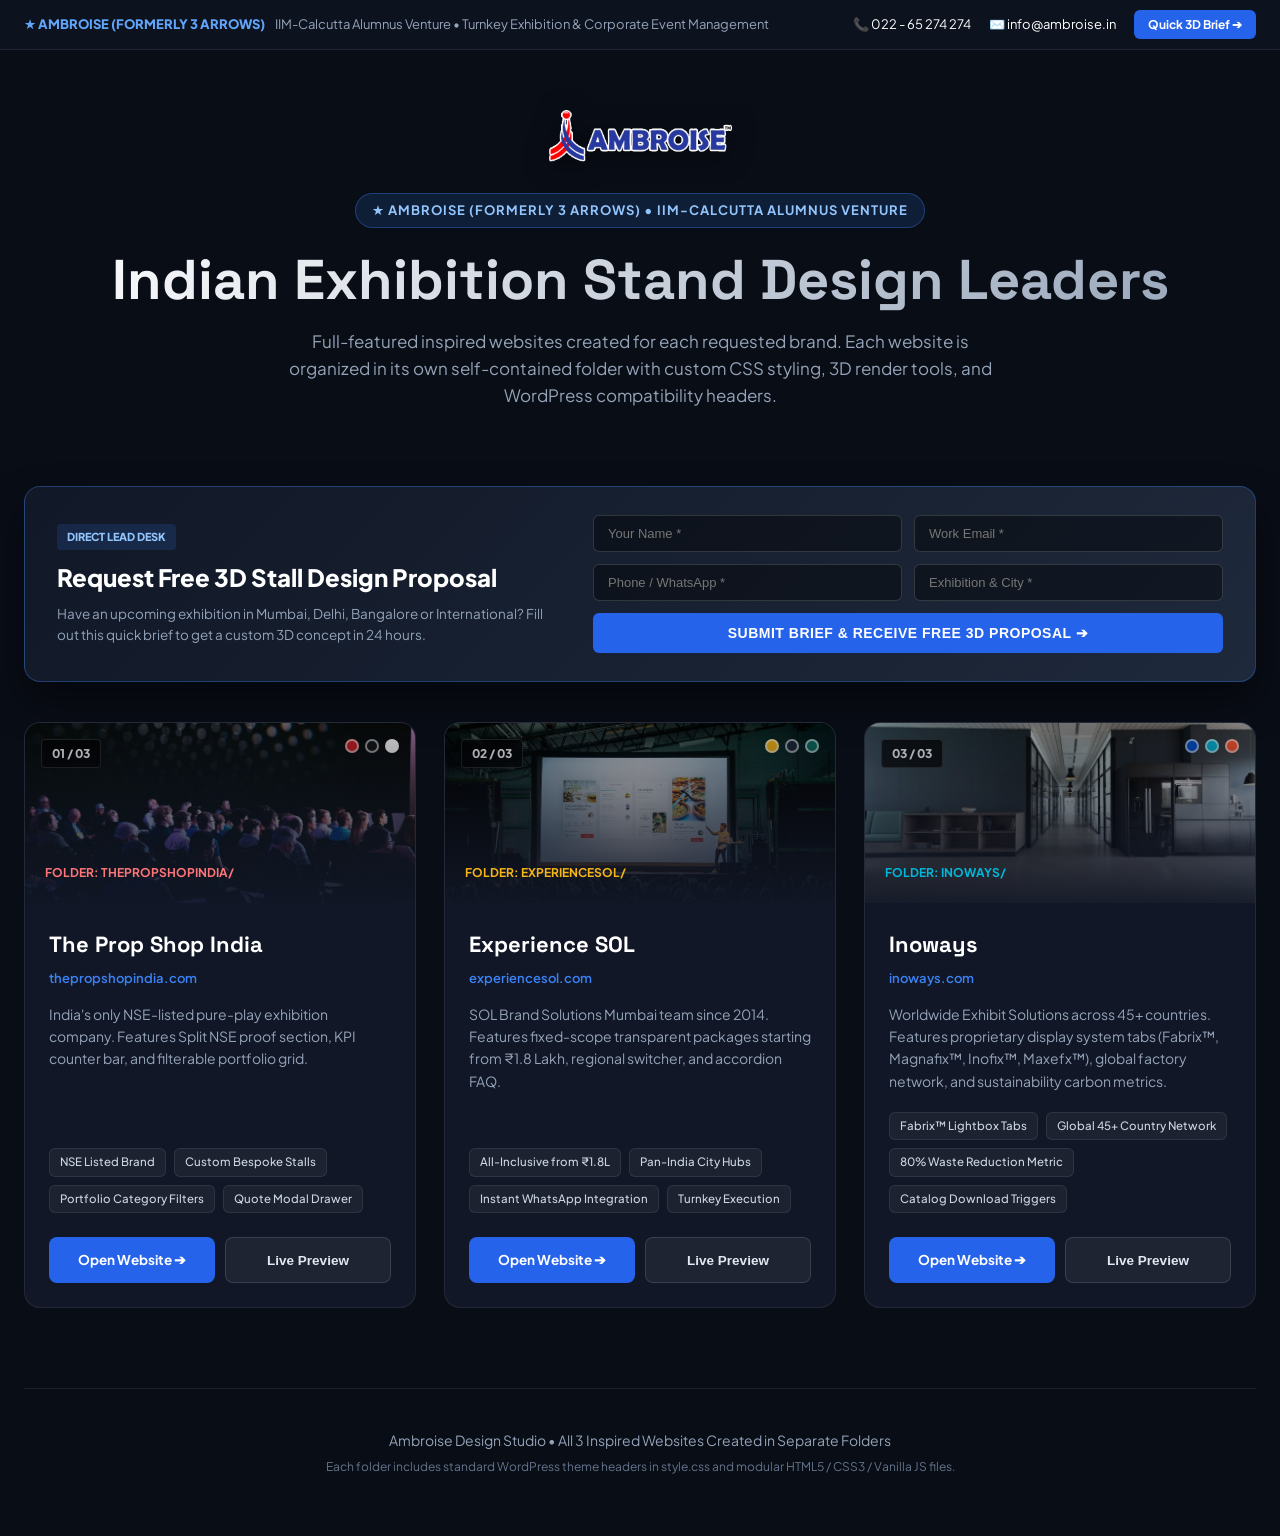
<file: index.html>
<!DOCTYPE html>
<html lang="en">
<head>
  <meta charset="UTF-8">
  <meta name="viewport" content="width=device-width, initial-scale=1.0">
  <title>Ambroise • Exhibition Design & Corporate Event Website Concepts</title>
  <meta name="description" content="Inspired websites collection created for top Indian exhibition stand designers: The Prop Shop India, Experience SOL, and Inoways.">
  <link rel="preconnect" href="https://fonts.googleapis.com">
  <link rel="preconnect" href="https://fonts.gstatic.com" crossorigin>
  <link href="https://fonts.googleapis.com/css2?family=Plus+Jakarta+Sans:wght@400;500;600;700;800&family=Space+Grotesk:wght@600;700&display=swap" rel="stylesheet">
  <style>
    :root {
      --bg: #090d16;
      --card-bg: #111726;
      --card-hover: #172138;
      --border: rgba(255, 255, 255, 0.08);
      --accent: #3b82f6;
      --text: #ffffff;
      --muted: #94a3b8;
      --font: 'Plus Jakarta Sans', sans-serif;
      --font-display: 'Space Grotesk', sans-serif;
    }

    *, *::before, *::after {
      box-sizing: border-box;
      margin: 0;
      padding: 0;
    }

    body {
      font-family: var(--font);
      background-color: var(--bg);
      color: var(--text);
      line-height: 1.6;
      padding-bottom: 60px;
    }

    .container {
      max-width: 1300px;
      margin: 0 auto;
      padding: 0 24px;
    }

    /* Hero Header */
    .hub-header {
      padding: 60px 0 40px;
      text-align: center;
      position: relative;
    }

    .hub-badge {
      display: inline-flex;
      align-items: center;
      gap: 8px;
      background: rgba(59, 130, 246, 0.15);
      border: 1px solid rgba(59, 130, 246, 0.35);
      color: #93c5fd;
      padding: 6px 16px;
      border-radius: 999px;
      font-size: 13px;
      font-weight: 700;
      text-transform: uppercase;
      letter-spacing: 1px;
      margin-bottom: 20px;
    }

    .hub-title {
      font-family: var(--font-display);
      font-size: clamp(32px, 5vw, 56px);
      font-weight: 800;
      line-height: 1.15;
      margin-bottom: 16px;
      background: linear-gradient(135deg, #ffffff 0%, #94a3b8 100%);
      -webkit-background-clip: text;
      -webkit-text-fill-color: transparent;
    }

    .hub-desc {
      font-size: 17px;
      color: var(--muted);
      max-width: 720px;
      margin: 0 auto 36px;
    }

    /* Quick Filter / Nav */
    .hub-grid {
      display: grid;
      grid-template-columns: repeat(auto-fit, minmax(360px, 1fr));
      gap: 28px;
      margin-top: 20px;
    }

    .site-card {
      background: var(--card-bg);
      border: 1px solid var(--border);
      border-radius: 16px;
      overflow: hidden;
      display: flex;
      flex-direction: column;
      transition: all 0.3s ease;
      position: relative;
    }

    .site-card:hover {
      transform: translateY(-6px);
      background: var(--card-hover);
      border-color: rgba(255, 255, 255, 0.2);
      box-shadow: 0 20px 40px rgba(0, 0, 0, 0.4);
    }

    .card-banner {
      height: 180px;
      position: relative;
      overflow: hidden;
    }

    .card-banner img {
      width: 100%;
      height: 100%;
      object-fit: cover;
      transition: transform 0.5s ease;
    }

    .site-card:hover .card-banner img {
      transform: scale(1.08);
    }

    .banner-overlay {
      position: absolute;
      inset: 0;
      background: linear-gradient(180deg, rgba(0,0,0,0.2) 0%, rgba(17, 23, 38, 0.95) 100%);
      display: flex;
      align-items: flex-end;
      padding: 20px;
    }

    .card-num-badge {
      position: absolute;
      top: 16px;
      left: 16px;
      background: rgba(0, 0, 0, 0.7);
      backdrop-filter: blur(8px);
      color: #fff;
      font-size: 12px;
      font-weight: 800;
      padding: 4px 10px;
      border-radius: 4px;
      border: 1px solid rgba(255,255,255,0.15);
    }

    .palette-pills {
      position: absolute;
      top: 16px;
      right: 16px;
      display: flex;
      gap: 6px;
    }

    .color-dot {
      width: 14px;
      height: 14px;
      border-radius: 50%;
      border: 2px solid rgba(255,255,255,0.6);
    }

    .card-body {
      padding: 24px;
      flex: 1;
      display: flex;
      flex-direction: column;
    }

    .card-title {
      font-family: var(--font-display);
      font-size: 22px;
      font-weight: 700;
      color: #fff;
      margin-bottom: 6px;
    }

    .card-url {
      font-size: 13px;
      color: var(--accent);
      font-weight: 600;
      margin-bottom: 14px;
      display: block;
    }

    .card-summary {
      font-size: 14px;
      color: var(--muted);
      line-height: 1.6;
      margin-bottom: 20px;
      flex: 1;
    }

    .feature-tag-list {
      display: flex;
      flex-wrap: wrap;
      gap: 8px;
      margin-bottom: 24px;
    }

    .feature-tag {
      background: rgba(255, 255, 255, 0.05);
      border: 1px solid rgba(255, 255, 255, 0.08);
      color: #cbd5e1;
      font-size: 11.5px;
      padding: 4px 10px;
      border-radius: 6px;
      font-weight: 500;
    }

    .card-actions {
      display: grid;
      grid-template-columns: 1fr 1fr;
      gap: 10px;
    }

    .btn-launch {
      display: flex;
      align-items: center;
      justify-content: center;
      gap: 6px;
      padding: 12px;
      border-radius: 8px;
      font-weight: 700;
      font-size: 13.5px;
      text-decoration: none;
      transition: all 0.2s ease;
      text-align: center;
    }

    .btn-launch-primary {
      background: #2563eb;
      color: #fff;
    }

    .btn-launch-primary:hover {
      background: #1d4ed8;
      box-shadow: 0 4px 14px rgba(37, 99, 235, 0.4);
    }

    .btn-launch-folder {
      background: rgba(255, 255, 255, 0.06);
      border: 1px solid rgba(255, 255, 255, 0.12);
      color: #e2e8f0;
    }

    .btn-launch-folder:hover {
      background: rgba(255, 255, 255, 0.12);
      color: #fff;
    }

    /* Live Preview Modal Frame */
    .preview-modal {
      position: fixed;
      inset: 0;
      background: rgba(0, 0, 0, 0.9);
      backdrop-filter: blur(8px);
      z-index: 9999;
      display: none;
      flex-direction: column;
    }

    .preview-modal.active {
      display: flex;
    }

    .modal-bar {
      height: 56px;
      background: #101626;
      border-bottom: 1px solid var(--border);
      display: flex;
      align-items: center;
      justify-content: space-between;
      padding: 0 20px;
    }

    .modal-frame {
      flex: 1;
      width: 100%;
      border: none;
      background: #fff;
    }

    .modal-close-btn {
      background: #ef4444;
      color: #fff;
      border: none;
      padding: 6px 16px;
      border-radius: 6px;
      font-weight: 700;
      font-size: 13px;
      cursor: pointer;
    }

    /* Footer */
    .hub-footer {
      margin-top: 80px;
      text-align: center;
      border-top: 1px solid var(--border);
      padding-top: 40px;
      color: var(--muted);
      font-size: 14px;
    }
  </style>
</head>
<body>

  <!-- Top Announcement Bar -->
  <div style="background: #0d121f; border-bottom: 1px solid rgba(255,255,255,0.08); padding: 10px 0; font-size: 13px; color: #94a3b8;">
    <div class="container" style="display: flex; justify-content: space-between; align-items: center; flex-wrap: wrap; gap: 12px;">
      <div>
        <span style="color: #60a5fa; font-weight: 800;">★ AMBROISE (FORMERLY 3 ARROWS)</span>
        <span style="margin-left: 8px;">IIM-Calcutta Alumnus Venture • Turnkey Exhibition &amp; Corporate Event Management</span>
      </div>
      <div style="display: flex; gap: 18px; align-items: center;">
        <a href="tel:+912265274274" style="color: #fff; text-decoration: none;">📞 022 - 65 274 274</a>
        <a href="mailto:info@ambroise.in" style="color: #fff; text-decoration: none;">✉️ info@ambroise.in</a>
        <a href="#hubLeadForm" style="background: #2563eb; color: #fff; text-decoration: none; padding: 5px 14px; border-radius: 6px; font-weight: 700; font-size: 12px;">Quick 3D Brief ➔</a>
      </div>
    </div>
  </div>

  <div class="container">
    <!-- Hub Header -->
    <header class="hub-header">
      <div style="margin-bottom: 24px;"><img src="thepropshopindia/images/ambroise-logo.png" alt="Ambroise" style="height: 52px; filter: drop-shadow(0 4px 12px rgba(0,0,0,0.5));"></div>
      <div class="hub-badge">★ AMBROISE (FORMERLY 3 ARROWS) • IIM-CALCUTTA ALUMNUS VENTURE</div>
      <h1 class="hub-title">Indian Exhibition Stand Design Leaders</h1>
      <p class="hub-desc">
        Full-featured inspired websites created for each requested brand. Each website is organized in its own self-contained folder with custom CSS styling, 3D render tools, and WordPress compatibility headers.
      </p>
    </header>

    <!-- Quick Brief Submission Banner -->
    <div style="background: linear-gradient(135deg, #111827 0%, #1e293b 100%); border: 1px solid rgba(59, 130, 246, 0.35); border-radius: 16px; padding: 28px 32px; margin-bottom: 40px; box-shadow: 0 20px 40px rgba(0,0,0,0.45);">
      <div style="display: grid; grid-template-columns: 1fr 1.25fr; gap: 32px; align-items: center;">
        <div>
          <span style="display: inline-block; background: rgba(59, 130, 246, 0.15); color: #93c5fd; padding: 4px 10px; border-radius: 4px; font-size: 11px; font-weight: 800; text-transform: uppercase; margin-bottom: 8px;">Direct Lead Desk</span>
          <h2 style="font-size: 24px; font-weight: 800; color: #fff; margin-bottom: 8px;">Request Free 3D Stall Design Proposal</h2>
          <p style="font-size: 13.5px; color: #94a3b8; line-height: 1.5; margin: 0;">Have an upcoming exhibition in Mumbai, Delhi, Bangalore or International? Fill out this quick brief to get a custom 3D concept in 24 hours.</p>
        </div>
        <div>
          <form onsubmit="handleHubFormSubmit(event)" id="hubLeadForm" style="display: grid; grid-template-columns: 1fr 1fr; gap: 12px;">
            <input type="text" name="name" required placeholder="Your Name *" style="padding: 10px 14px; background: rgba(0,0,0,0.4); border: 1px solid rgba(255,255,255,0.15); border-radius: 6px; color: #fff; font-size: 13px;">
            <input type="email" name="email" required placeholder="Work Email *" style="padding: 10px 14px; background: rgba(0,0,0,0.4); border: 1px solid rgba(255,255,255,0.15); border-radius: 6px; color: #fff; font-size: 13px;">
            <input type="tel" name="phone" required placeholder="Phone / WhatsApp *" style="padding: 10px 14px; background: rgba(0,0,0,0.4); border: 1px solid rgba(255,255,255,0.15); border-radius: 6px; color: #fff; font-size: 13px;">
            <input type="text" name="exhibition" required placeholder="Exhibition &amp; City *" style="padding: 10px 14px; background: rgba(0,0,0,0.4); border: 1px solid rgba(255,255,255,0.15); border-radius: 6px; color: #fff; font-size: 13px;">
            <button type="submit" style="grid-column: 1 / -1; background: #2563eb; color: #fff; border: none; padding: 12px; border-radius: 6px; font-weight: 800; font-size: 14px; cursor: pointer; text-transform: uppercase; letter-spacing: 0.5px;">Submit Brief &amp; Receive Free 3D Proposal ➔</button>
          </form>
          <div id="hubFormSuccess" style="display: none; background: rgba(34, 197, 94, 0.15); border: 1px solid #22c55e; border-radius: 8px; padding: 20px; text-align: center;">
            <div style="font-size: 22px; color: #22c55e; font-weight: 800; margin-bottom: 6px;">✓ Brief Submitted Successfully!</div>
            <div style="font-size: 13.5px; color: #e2e8f0; line-height: 1.5;">Thank you! Our Senior Architect will contact you with a bespoke 3D design concept within 24 hours. Reference: <strong id="hubRefId" style="color: #60a5fa;">AMB-5012</strong></div>
          </div>
        </div>
      </div>
    </div>

    <!-- 3 Inspired Websites Grid -->
    <div class="hub-grid">

      <!-- 1. The Prop Shop India -->
      <div class="site-card">
        <div class="card-banner">
          <img src="images/banner-propshop.jpg" alt="The Prop Shop India">
          <span class="card-num-badge">01 / 03</span>
          <div class="palette-pills">
            <span class="color-dot" style="background: #cb2024;" title="Propshop Red"></span>
            <span class="color-dot" style="background: #161616;" title="Deep Ink"></span>
            <span class="color-dot" style="background: #ffffff;" title="White"></span>
          </div>
          <div class="banner-overlay">
            <span style="font-size: 12px; font-weight: 700; color: #ff7679; text-transform: uppercase;">Folder: thepropshopindia/</span>
          </div>
        </div>

        <div class="card-body">
          <h2 class="card-title">The Prop Shop India</h2>
          <span class="card-url">thepropshopindia.com</span>
          <p class="card-summary">
            India's only NSE-listed pure-play exhibition company. Features Split NSE proof section, KPI counter bar, and filterable portfolio grid.
          </p>

          <div class="feature-tag-list">
            <span class="feature-tag">NSE Listed Brand</span>
            <span class="feature-tag">Custom Bespoke Stalls</span>
            <span class="feature-tag">Portfolio Category Filters</span>
            <span class="feature-tag">Quote Modal Drawer</span>
          </div>

          <div class="card-actions">
            <a href="thepropshopindia/index.html" class="btn-launch btn-launch-primary">Open Website ➔</a>
            <button onclick="openPreview('thepropshopindia/index.html', 'The Prop Shop India')" class="btn-launch btn-launch-folder">Live Preview</button>
          </div>
        </div>
      </div>

      <!-- 2. Experience SOL -->
      <div class="site-card">
        <div class="card-banner">
          <img src="images/banner-experiencesol.jpg" alt="Experience SOL">
          <span class="card-num-badge">02 / 03</span>
          <div class="palette-pills">
            <span class="color-dot" style="background: #f6b616;" title="Saffron Gold"></span>
            <span class="color-dot" style="background: #1c283a;" title="Slate"></span>
            <span class="color-dot" style="background: #0b6b5f;" title="WhatsApp Green"></span>
          </div>
          <div class="banner-overlay">
            <span style="font-size: 12px; font-weight: 700; color: #f6b616; text-transform: uppercase;">Folder: experiencesol/</span>
          </div>
        </div>

        <div class="card-body">
          <h2 class="card-title">Experience SOL</h2>
          <span class="card-url">experiencesol.com</span>
          <p class="card-summary">
            SOL Brand Solutions Mumbai team since 2014. Features fixed-scope transparent packages starting from ₹1.8 Lakh, regional switcher, and accordion FAQ.
          </p>

          <div class="feature-tag-list">
            <span class="feature-tag">All-Inclusive from ₹1.8L</span>
            <span class="feature-tag">Pan-India City Hubs</span>
            <span class="feature-tag">Instant WhatsApp Integration</span>
            <span class="feature-tag">Turnkey Execution</span>
          </div>

          <div class="card-actions">
            <a href="experiencesol/index.html" class="btn-launch btn-launch-primary">Open Website ➔</a>
            <button onclick="openPreview('experiencesol/index.html', 'Experience SOL')" class="btn-launch btn-launch-folder">Live Preview</button>
          </div>
        </div>
      </div>

      <!-- 3. Inoways -->
      <div class="site-card">
        <div class="card-banner">
          <img src="images/banner-inoways.jpg" alt="Inoways Worldwide">
          <span class="card-num-badge">03 / 03</span>
          <div class="palette-pills">
            <span class="color-dot" style="background: #0052cc;" title="Tech Blue"></span>
            <span class="color-dot" style="background: #00b8d9;" title="Cyan"></span>
            <span class="color-dot" style="background: #ff5630;" title="Coral"></span>
          </div>
          <div class="banner-overlay">
            <span style="font-size: 12px; font-weight: 700; color: #00b8d9; text-transform: uppercase;">Folder: inoways/</span>
          </div>
        </div>

        <div class="card-body">
          <h2 class="card-title">Inoways</h2>
          <span class="card-url">inoways.com</span>
          <p class="card-summary">
            Worldwide Exhibit Solutions across 45+ countries. Features proprietary display system tabs (Fabrix™, Magnafix™, Inofix™, Maxefx™), global factory network, and sustainability carbon metrics.
          </p>

          <div class="feature-tag-list">
            <span class="feature-tag">Fabrix™ Lightbox Tabs</span>
            <span class="feature-tag">Global 45+ Country Network</span>
            <span class="feature-tag">80% Waste Reduction Metric</span>
            <span class="feature-tag">Catalog Download Triggers</span>
          </div>

          <div class="card-actions">
            <a href="inoways/index.html" class="btn-launch btn-launch-primary">Open Website ➔</a>
            <button onclick="openPreview('inoways/index.html', 'Inoways Worldwide')" class="btn-launch btn-launch-folder">Live Preview</button>
          </div>
        </div>
      </div>

    </div>

    <!-- Footer -->
    <footer class="hub-footer">
      <div>Ambroise Design Studio • All 3 Inspired Websites Created in Separate Folders</div>
      <div style="margin-top: 6px; font-size: 12px; color: #64748b;">
        Each folder includes standard WordPress theme headers in style.css and modular HTML5 / CSS3 / Vanilla JS files.
      </div>
    </footer>
  </div>

  <!-- Live Modal Preview -->
  <div class="preview-modal" id="previewModal">
    <div class="modal-bar">
      <span id="modalSiteName" style="font-weight: 700; color: #fff; font-size: 14px;">Site Preview</span>
      <div style="display: flex; gap: 12px; align-items: center;">
        <a id="modalExternalLink" href="#" target="_blank" style="color: var(--accent); font-size: 13px; font-weight: 600;">Open in New Tab ↗</a>
        <button class="modal-close-btn" onclick="closePreview()">Close Preview [×]</button>
      </div>
    </div>
    <iframe class="modal-frame" id="previewFrame" src=""></iframe>
  </div>

  <script>
    function openPreview(url, name) {
      const modal = document.getElementById('previewModal');
      const frame = document.getElementById('previewFrame');
      const title = document.getElementById('modalSiteName');
      const extLink = document.getElementById('modalExternalLink');

      frame.src = url;
      title.textContent = name + ' (Live Interactive Preview)';
      extLink.href = url;
      modal.classList.add('active');
    }

    function closePreview() {
      const modal = document.getElementById('previewModal');
      const frame = document.getElementById('previewFrame');
      frame.src = '';
      modal.classList.remove('active');
    }

    function handleHubFormSubmit(event) {
      event.preventDefault();
      const form = document.getElementById('hubLeadForm');
      const successBox = document.getElementById('hubFormSuccess');
      const refSpan = document.getElementById('hubRefId');

      const randomId = 'AMB-' + Math.floor(1000 + Math.random() * 9000);
      if (refSpan) refSpan.textContent = randomId;

      form.style.display = 'none';
      if (successBox) successBox.style.display = 'block';
    }
  </script>
</body>
</html>
</file>
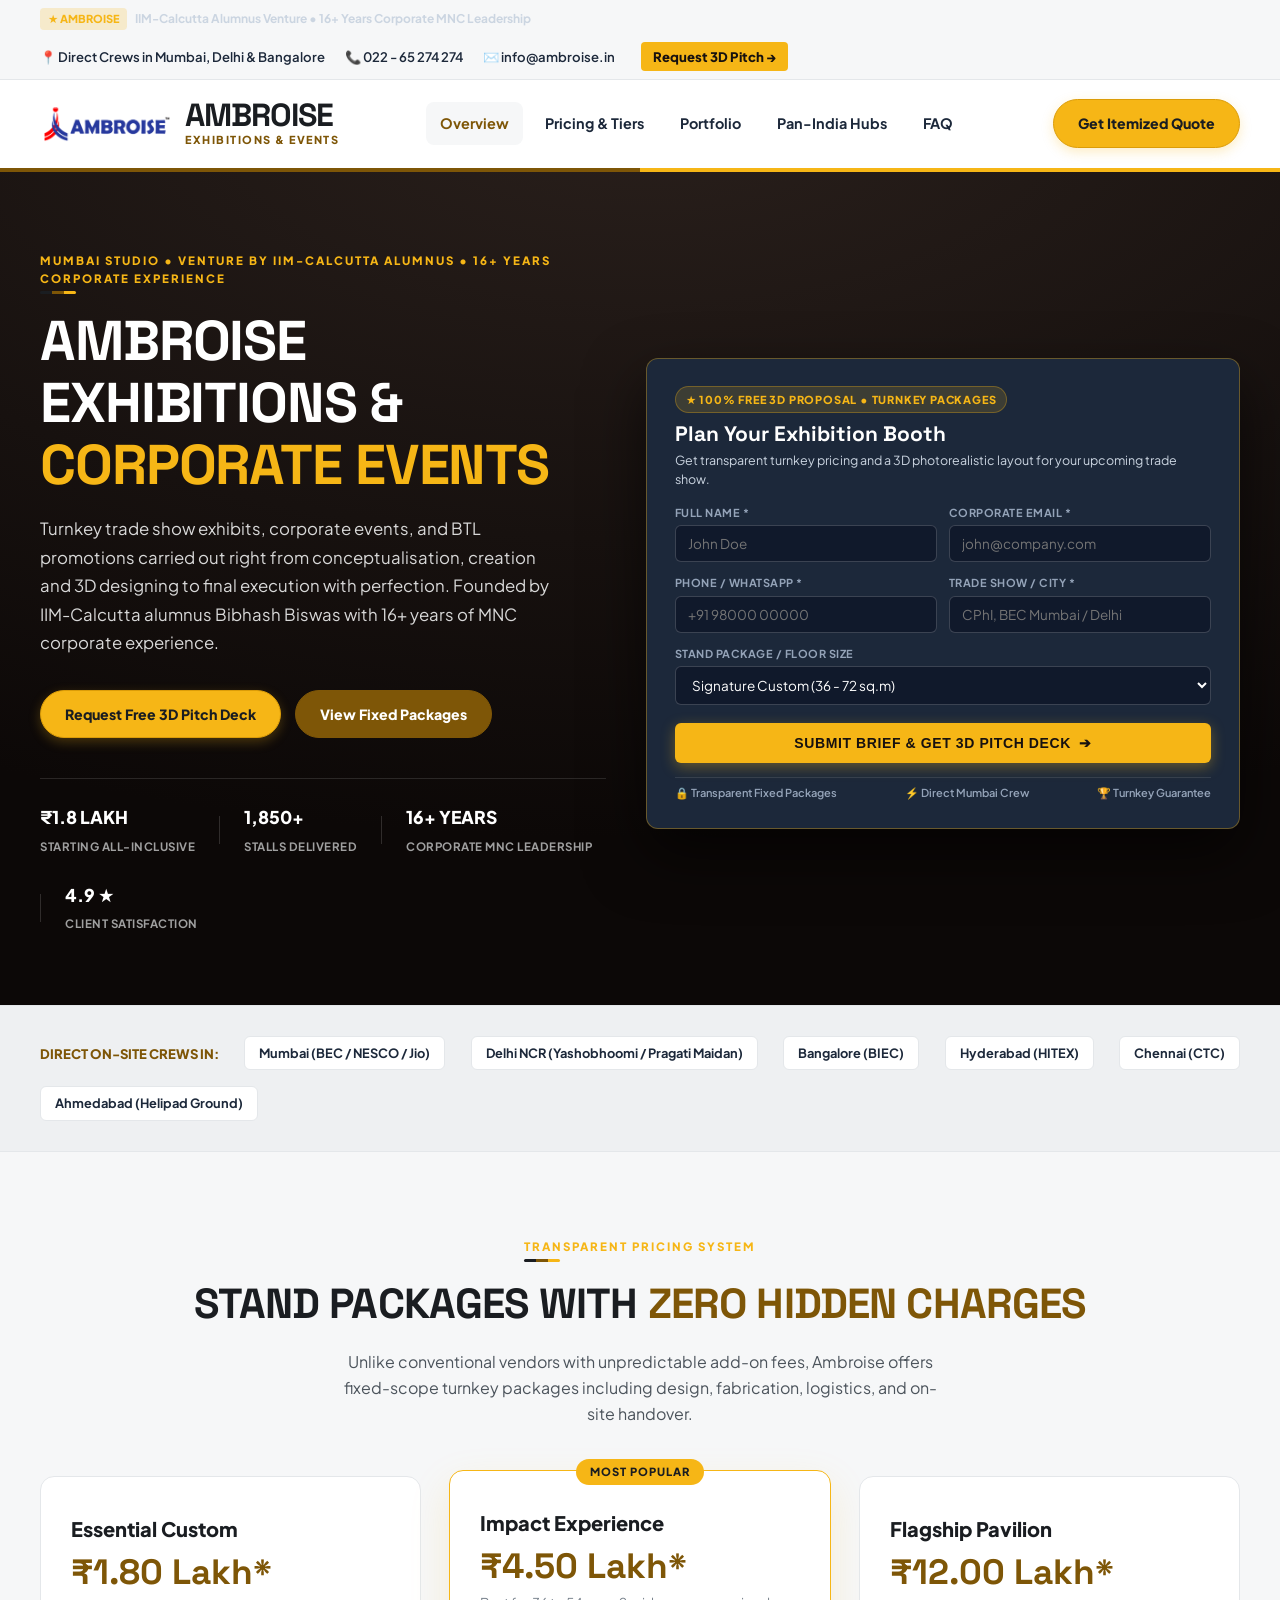
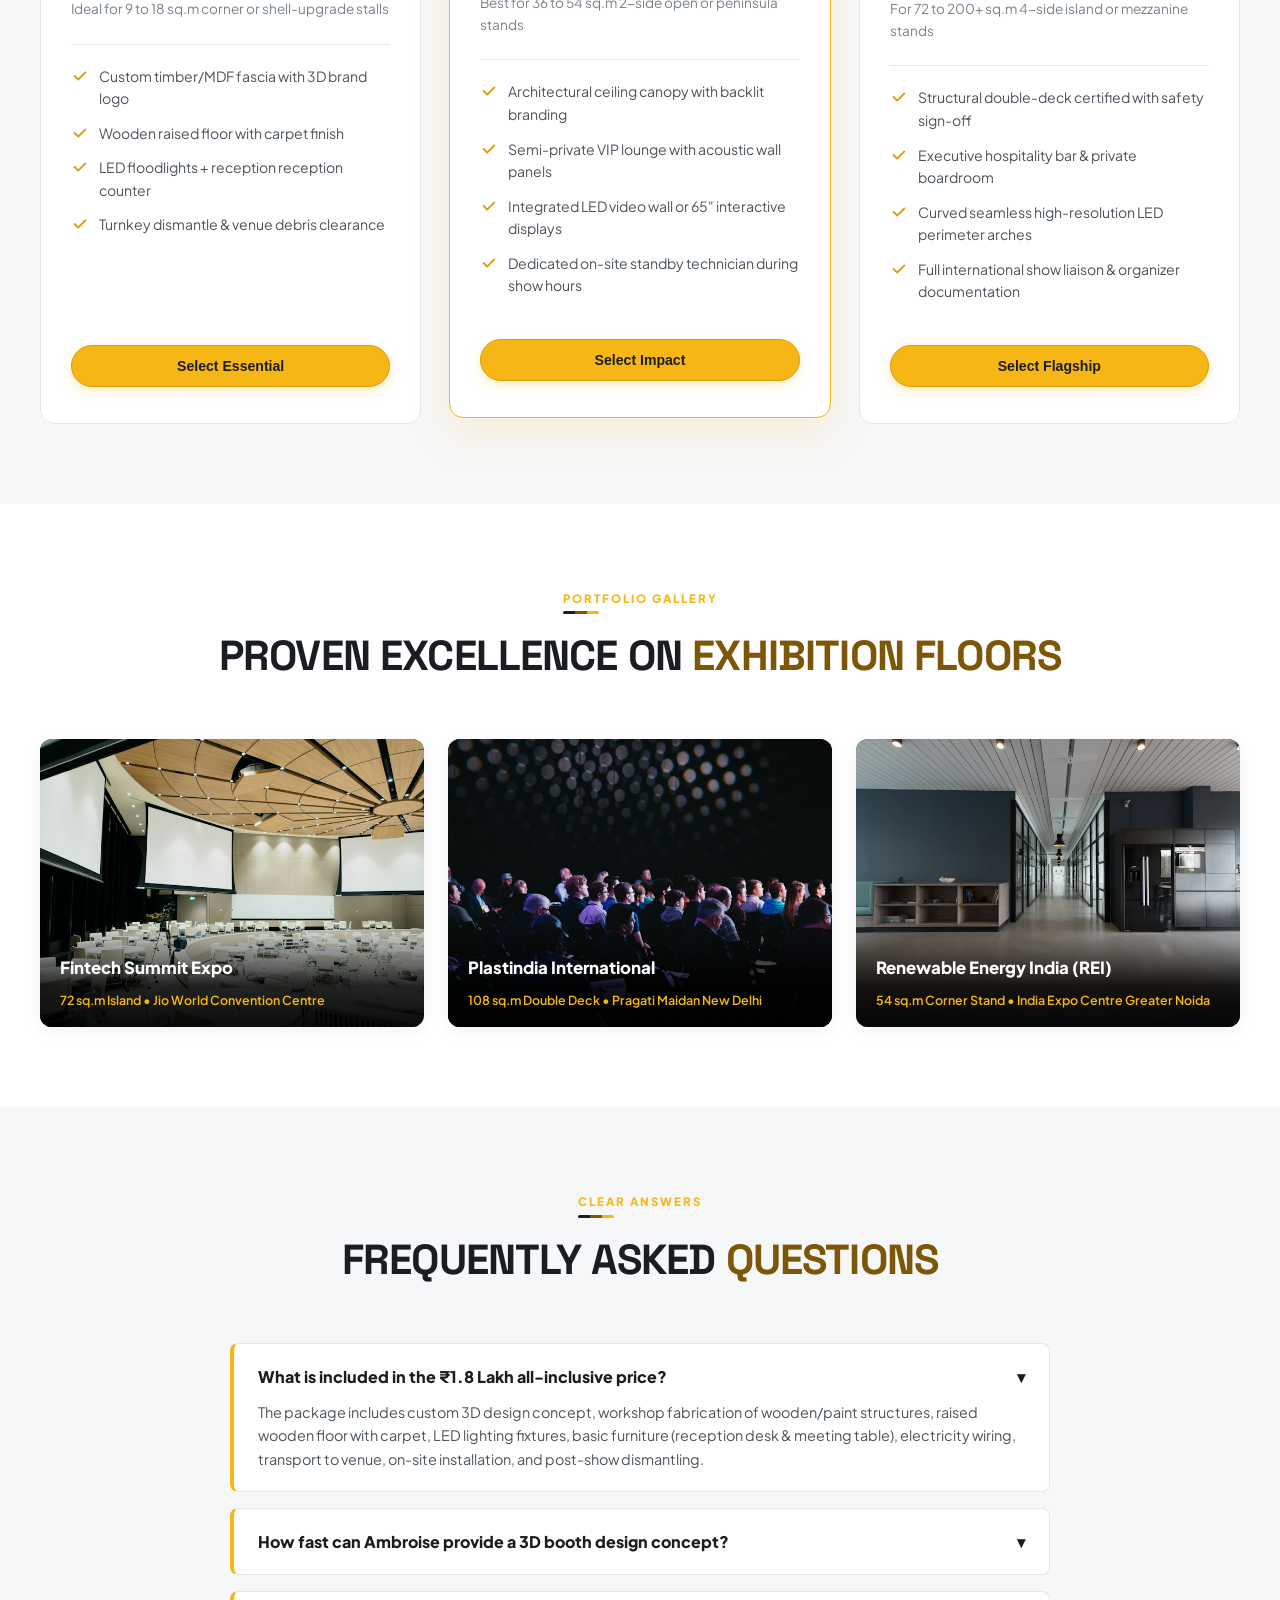
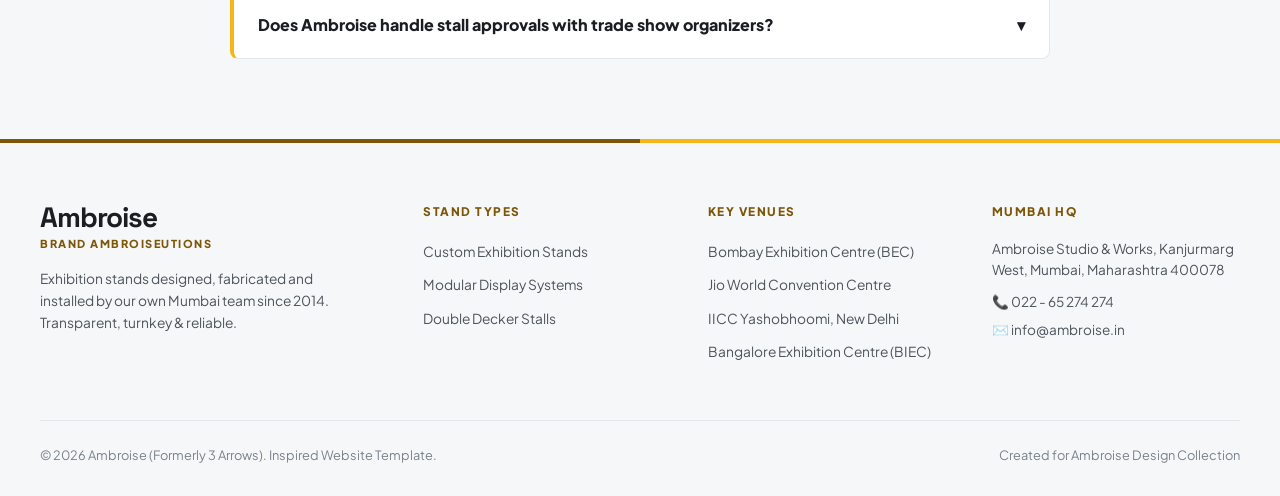
<file: experiencesol/index.html>
<!DOCTYPE html>
<html lang="en">
<head>
  <script>
    (function() {
      if (location.protocol !== 'file:') {
        var m = location.pathname.match(/\/(thepropshopindia|experiencesol|inoways|showcase)(\/|$)/);
        if (m) {
          document.write('<base href="/' + m[1] + '/">');
        }
      }
    })();
  </script>
  <meta charset="UTF-8">
  <meta name="viewport" content="width=device-width, initial-scale=1.0">
  <title>Ambroise Experiential Solutions • Exhibition Stand Design & Corporate Events</title>
  <meta name="description" content="Exhibition stands designed, fabricated and installed by our own Mumbai team since 2014. Custom, modular and portable, all-inclusive from ₹1.8 lakh.">
  <style id="embedded-site-styles">
/* ==========================================================================
   Theme Name: Ambroise Experiential - Dynamic Studio & Booth Configurator Theme
   Theme URI: http://ambroise.in
   Author: Ambroise (Formerly 3 Arrows)
   Author URI: http://ambroise.in
   Description: Ambroise (formerly 3 arrows) - Inspired by Experience SOL
   Version: 1.0.0
   ========================================================================== */

@import url('https://fonts.googleapis.com/css2?family=Plus+Jakarta+Sans:wght@400;500;600;700;800&family=Space+Grotesk:wght@600;700&display=swap');

:root {
  --saffron: #f6b616;
  --saffron-deep: #db9c08;
  --saffron-ink: #7e5607;
  --ink: #1a1d21;
  --ink-soft: #1c283a;
  --deep: #01020e;
  --ivory: #f6f7f8;
  --panel-bg: #eef0f2;
  --muted: #4c545c;
  --faint: #78828c;
  --line: #e4e7ea;
  --wa-green: #0b6b5f;
  --wa-deep: #075e54;
  --white: #ffffff;
  --font-main: 'Plus Jakarta Sans', -apple-system, BlinkMacSystemFont, sans-serif;
  --font-accent: 'Space Grotesk', sans-serif;
  --max-w: 1320px;
  --tri-grad: linear-gradient(90deg, #1a1d21 0 33.33%, #7e5607 33.33% 66.66%, #f6b616 66.66% 100%);
  --transition: all 0.25s cubic-bezier(0.2, 0.8, 0.2, 1);
}

*, *::before, *::after {
  box-sizing: border-box;
  margin: 0;
  padding: 0;
}

html {
  scroll-behavior: smooth;
  font-size: 16px;
}

body {
  font-family: var(--font-main);
  background-color: var(--white);
  color: var(--ink);
  line-height: 1.6;
  -webkit-font-smoothing: antialiased;
  overflow-x: hidden;
}

img {
  max-width: 100%;
  height: auto;
  display: block;
}

a {
  text-decoration: none;
  color: inherit;
  transition: var(--transition);
}

ul, ol {
  list-style: none;
}

.container {
  width: 100%;
  max-width: var(--max-w);
  margin: 0 auto;
  padding: 0 clamp(18px, 3.2vw, 40px);
}

/* ==========================================================================
   Top Utility Bar
   ========================================================================== */
.sol-topbar {
  background: var(--ivory);
  border-bottom: 1px solid var(--line);
  font-size: 0.82rem;
  color: var(--ink-soft);
  padding: 8px 0;
}

.topbar-flex {
  display: flex;
  align-items: center;
  justify-content: space-between;
  flex-wrap: wrap;
  gap: 12px;
}

.region-switcher {
  display: flex;
  align-items: center;
  gap: 12px;
  font-weight: 700;
}

.region-switcher span {
  color: var(--muted);
}

.region-switcher a.active {
  color: var(--saffron-ink);
  border-bottom: 2px solid var(--saffron);
}

.tb-contacts {
  display: flex;
  align-items: center;
  gap: 20px;
}

.tb-item {
  display: inline-flex;
  align-items: center;
  gap: 6px;
  font-weight: 600;
}

.tb-wa {
  background: var(--wa-green);
  color: #fff !important;
  padding: 3px 12px;
  border-radius: 999px;
  font-size: 0.78rem;
  font-weight: 700;
}

.tb-wa:hover {
  background: var(--wa-deep);
}

/* ==========================================================================
   Header Navigation
   ========================================================================== */
.sol-header {
  position: sticky;
  top: 0;
  background: rgba(255, 255, 255, 0.96);
  backdrop-filter: blur(12px);
  border-bottom: 4px solid transparent;
  border-image: linear-gradient(90deg, #7e5607 0 50%, #f6b616 50% 100%) 1;
  z-index: 1000;
}

.header-inner {
  display: flex;
  align-items: center;
  justify-content: space-between;
  min-height: 88px;
}

.brand-sol {
  display: flex;
  align-items: center;
  gap: 12px;
}

.sol-logo-text {
  font-family: var(--font-accent);
  font-size: 32px;
  font-weight: 800;
  letter-spacing: -1px;
  color: var(--ink);
  line-height: 1;
}

.sol-logo-tag {
  font-size: 11px;
  text-transform: uppercase;
  letter-spacing: 1.5px;
  font-weight: 800;
  color: var(--saffron-ink);
}

.nav-links {
  display: flex;
  align-items: center;
  gap: 8px;
}

.nav-links a {
  font-size: 0.9rem;
  font-weight: 700;
  color: var(--ink-soft);
  padding: 10px 14px;
  border-radius: 8px;
  transition: var(--transition);
}

.nav-links a:hover, .nav-links a.active {
  background: var(--ivory);
  color: var(--saffron-ink);
}

.sol-cta-btn {
  background: var(--saffron);
  color: var(--ink);
  padding: 12px 24px;
  border-radius: 999px;
  font-weight: 800;
  font-size: 0.88rem;
  border: 1px solid var(--saffron-deep);
  cursor: pointer;
  box-shadow: 0 4px 12px rgba(246, 182, 22, 0.25);
  transition: var(--transition);
}

.sol-cta-btn:hover {
  background: var(--saffron-deep);
  transform: translateY(-2px);
  box-shadow: 0 8px 20px rgba(246, 182, 22, 0.35);
}

.mobile-nav-btn {
  display: none;
  background: none;
  border: 1px solid var(--line);
  padding: 8px 12px;
  border-radius: 8px;
  cursor: pointer;
  font-size: 20px;
}

/* ==========================================================================
   Hero Section
   ========================================================================== */
.sol-hero {
  position: relative;
  background: radial-gradient(120% 90% at 50% -10%, #2a201c 0%, #17110f 60%, #0c0807 100%);
  color: var(--white);
  padding: 80px 0 70px;
  overflow: hidden;
}

.hero-grid {
  display: grid;
  grid-template-columns: 1fr 1.05fr;
  gap: 40px;
  align-items: center;
}

.eyebrow {
  display: inline-block;
  font-size: 0.72rem;
  font-weight: 800;
  text-transform: uppercase;
  letter-spacing: 2px;
  color: var(--saffron);
  margin-bottom: 16px;
  position: relative;
  padding-bottom: 6px;
}

.eyebrow::after {
  content: '';
  position: absolute;
  left: 0;
  bottom: 0;
  width: 36px;
  height: 3px;
  border-radius: 2px;
  background: var(--tri-grad);
}

.sol-hero h1 {
  font-family: var(--font-accent);
  font-size: clamp(34px, 4.4vw, 56px);
  font-weight: 800;
  line-height: 1.1;
  letter-spacing: -0.02em;
  margin-bottom: 20px;
}

.sol-hero h1 span {
  color: var(--saffron);
}

.sol-hero p.lead {
  font-size: 1.05rem;
  color: #d8d8d8;
  line-height: 1.7;
  margin-bottom: 32px;
  max-width: 520px;
}

.hero-actions {
  display: flex;
  gap: 14px;
  flex-wrap: wrap;
  margin-bottom: 40px;
}

.btn-secondary {
  background: var(--saffron-ink);
  color: #fff;
  padding: 12px 24px;
  border-radius: 999px;
  font-weight: 800;
  font-size: 0.88rem;
  border: 1px solid var(--saffron-ink);
  cursor: pointer;
  transition: var(--transition);
}

.btn-secondary:hover {
  background: #644405;
  color: #fff;
}

.hero-trust-bar {
  display: flex;
  align-items: center;
  gap: 24px;
  border-top: 1px solid rgba(255,255,255,0.12);
  padding-top: 24px;
  flex-wrap: wrap;
}

.tfact b {
  font-size: 1.1rem;
  font-weight: 800;
  color: #fff;
  display: block;
}

.tfact span {
  font-size: 0.72rem;
  font-weight: 700;
  color: #a0a0a0;
  text-transform: uppercase;
  letter-spacing: 0.5px;
}

.tsep {
  width: 1px;
  height: 28px;
  background: rgba(255,255,255,0.15);
}

.hero-panel-card {
  background: rgba(255, 255, 255, 0.05);
  border: 1px solid rgba(255, 255, 255, 0.15);
  border-radius: 16px;
  overflow: hidden;
  box-shadow: 0 24px 60px rgba(0,0,0,0.5);
  backdrop-filter: blur(8px);
}

.hero-panel-card img {
  width: 100%;
  aspect-ratio: 16 / 11;
  object-fit: cover;
}

.panel-meta {
  padding: 20px 24px;
  background: rgba(10, 10, 10, 0.85);
  display: flex;
  justify-content: space-between;
  align-items: center;
}

.panel-meta h4 {
  font-size: 1.05rem;
  font-weight: 800;
  color: #fff;
}

.panel-meta span {
  font-size: 0.8rem;
  color: var(--saffron);
  font-weight: 700;
}

/* ==========================================================================
   Hero Lead CTA Form Card (Experience SOL)
   ========================================================================== */
.hero-lead-card {
  background: #1c283a;
  border: 1px solid rgba(246, 182, 22, 0.35);
  border-radius: 12px;
  padding: 26px 28px;
  box-shadow: 0 25px 60px rgba(0,0,0,0.6);
  position: relative;
  z-index: 5;
  color: #ffffff;
}

.hero-lead-card-head {
  margin-bottom: 16px;
  text-align: left;
}

.lead-card-badge {
  display: inline-block;
  background: rgba(246, 182, 22, 0.15);
  color: var(--saffron);
  font-size: 11px;
  font-weight: 800;
  text-transform: uppercase;
  letter-spacing: 0.8px;
  padding: 4px 10px;
  border-radius: 999px;
  margin-bottom: 8px;
  border: 1px solid rgba(246, 182, 22, 0.3);
}

.lead-card-title {
  font-family: var(--font-accent);
  font-size: 21px;
  font-weight: 800;
  color: #ffffff;
  margin-bottom: 4px;
  line-height: 1.25;
}

.lead-card-sub {
  font-size: 12.5px;
  color: #cbd5e1;
  line-height: 1.45;
  margin: 0;
}

.hero-lead-form {
  display: flex;
  flex-direction: column;
  gap: 12px;
}

.hero-form-row {
  display: grid;
  grid-template-columns: 1fr 1fr;
  gap: 12px;
}

.hero-form-row.single {
  grid-template-columns: 1fr;
}

.hero-field {
  display: flex;
  flex-direction: column;
  gap: 4px;
  text-align: left;
}

.hero-field label {
  font-size: 11px;
  font-weight: 700;
  text-transform: uppercase;
  color: #94a3b8;
  letter-spacing: 0.5px;
}

.hero-field input,
.hero-field select {
  width: 100%;
  padding: 9px 12px;
  font-size: 13.5px;
  border: 1px solid rgba(255,255,255,0.18);
  border-radius: 6px;
  background: rgba(15, 23, 42, 0.85);
  color: #ffffff;
  transition: all 0.2s ease;
  font-family: inherit;
}

.hero-field input:focus,
.hero-field select:focus {
  outline: none;
  border-color: var(--saffron);
  box-shadow: 0 0 0 3px rgba(246, 182, 22, 0.25);
  background: rgba(15, 23, 42, 0.95);
}

.hero-form-submit-btn {
  background: var(--saffron);
  color: #17110f;
  border: none;
  padding: 12px 18px;
  border-radius: 6px;
  font-size: 14px;
  font-weight: 800;
  text-transform: uppercase;
  letter-spacing: 0.6px;
  cursor: pointer;
  display: flex;
  align-items: center;
  justify-content: center;
  gap: 8px;
  margin-top: 6px;
  transition: all 0.2s ease;
  box-shadow: 0 4px 14px rgba(246, 182, 22, 0.35);
}

.hero-form-submit-btn:hover {
  background: #ffc83b;
  transform: translateY(-1px);
  box-shadow: 0 6px 18px rgba(246, 182, 22, 0.45);
}

.hero-form-trust {
  display: flex;
  justify-content: space-between;
  font-size: 11px;
  color: #94a3b8;
  font-weight: 600;
  margin-top: 2px;
  padding-top: 6px;
  border-top: 1px solid rgba(255,255,255,0.1);
}

.hero-form-success {
  text-align: center;
  padding: 24px 16px;
}

.hero-form-success .success-icon {
  width: 48px;
  height: 48px;
  background: #22c55e;
  color: #ffffff;
  font-size: 24px;
  font-weight: 800;
  display: flex;
  align-items: center;
  justify-content: center;
  border-radius: 50%;
  margin: 0 auto 14px;
}

.hero-form-success h4 {
  font-size: 19px;
  color: #ffffff;
  margin-bottom: 8px;
}

.hero-form-success p {
  font-size: 13px;
  color: #cbd5e1;
  line-height: 1.5;
  margin-bottom: 14px;
}

.hero-form-success .ref-badge {
  display: inline-block;
  background: rgba(255,255,255,0.08);
  color: var(--saffron);
  padding: 6px 14px;
  border-radius: 6px;
  font-weight: 700;
  font-size: 12.5px;
  border: 1px solid rgba(246, 182, 22, 0.3);
}

@media (max-width: 640px) {
  .hero-form-row {
    grid-template-columns: 1fr;
  }
}

/* ==========================================================================
   Pricing & Tiers Section (All-inclusive from ₹1.8L)
   ========================================================================== */
.pricing-section {
  padding: 80px 0;
  background: var(--ivory);
}

.section-head {
  text-align: center;
  margin-bottom: 50px;
}

.section-head h2 {
  font-family: var(--font-accent);
  font-size: clamp(28px, 3.5vw, 42px);
  font-weight: 800;
  letter-spacing: -0.02em;
  margin-bottom: 12px;
}

.section-head h2 em {
  font-style: normal;
  color: var(--saffron-ink);
}

.section-head p {
  color: var(--muted);
  max-width: 600px;
  margin: 0 auto;
}

.tiers-grid {
  display: grid;
  grid-template-columns: repeat(3, 1fr);
  gap: 28px;
}

.tier-card {
  background: var(--white);
  border: 1px solid var(--line);
  border-radius: 14px;
  padding: 36px 30px;
  display: flex;
  flex-direction: column;
  position: relative;
  transition: var(--transition);
}

.tier-card.featured {
  border-color: var(--saffron);
  box-shadow: 0 16px 40px rgba(246, 182, 22, 0.15);
  transform: translateY(-6px);
}

.tier-card.featured::before {
  content: 'MOST POPULAR';
  position: absolute;
  top: -12px;
  left: 50%;
  transform: translateX(-50%);
  background: var(--saffron);
  color: var(--ink);
  font-size: 0.7rem;
  font-weight: 800;
  letter-spacing: 1px;
  padding: 4px 14px;
  border-radius: 999px;
}

.tier-name {
  font-size: 1.25rem;
  font-weight: 800;
  margin-bottom: 8px;
  color: var(--ink);
}

.tier-price {
  font-family: var(--font-accent);
  font-size: 2.2rem;
  font-weight: 800;
  color: var(--saffron-ink);
  line-height: 1.1;
  margin-bottom: 6px;
}

.tier-for {
  font-size: 0.85rem;
  color: var(--faint);
  margin-bottom: 24px;
}

.tier-features {
  border-top: 1px solid var(--line);
  padding-top: 20px;
  margin-bottom: 30px;
  flex: 1;
}

.tier-features li {
  display: flex;
  align-items: flex-start;
  gap: 10px;
  font-size: 0.88rem;
  color: var(--muted);
  margin-bottom: 12px;
}

.tier-features li svg {
  color: var(--saffron-deep);
  flex-shrink: 0;
  margin-top: 2px;
}

/* ==========================================================================
   Interactive Stand Configurator
   ========================================================================== */
.config-section {
  padding: 80px 0;
  background: var(--white);
}

.config-box {
  background: var(--ivory);
  border: 1px solid var(--line);
  border-radius: 16px;
  padding: clamp(24px, 4vw, 48px);
  display: grid;
  grid-template-columns: 1.1fr 0.9fr;
  gap: 40px;
}

.config-group {
  margin-bottom: 24px;
}

.config-title {
  font-size: 0.92rem;
  font-weight: 800;
  text-transform: uppercase;
  letter-spacing: 0.5px;
  margin-bottom: 12px;
  color: var(--ink-soft);
}

.chips-row {
  display: flex;
  flex-wrap: wrap;
  gap: 8px;
}

.chip {
  background: var(--white);
  border: 1px solid var(--line);
  padding: 8px 16px;
  border-radius: 999px;
  font-size: 0.82rem;
  font-weight: 700;
  cursor: pointer;
  transition: var(--transition);
}

.chip.active, .chip:hover {
  background: var(--saffron);
  border-color: var(--saffron);
  color: var(--ink);
}

.summary-card {
  background: var(--white);
  border: 2px solid var(--saffron);
  border-radius: 14px;
  padding: 30px;
  display: flex;
  flex-direction: column;
  justify-content: center;
}

.summary-head {
  font-size: 0.82rem;
  text-transform: uppercase;
  font-weight: 800;
  color: var(--saffron-ink);
  letter-spacing: 1px;
  margin-bottom: 6px;
}

.summary-val {
  font-family: var(--font-accent);
  font-size: 2.6rem;
  font-weight: 800;
  color: var(--ink);
  margin-bottom: 12px;
}

/* ==========================================================================
   Cities Coverage Bar
   ========================================================================== */
.cities-bar {
  border-top: 1px solid var(--line);
  border-bottom: 1px solid var(--line);
  padding: 30px 0;
  background: var(--panel-bg);
}

.cities-flex {
  display: flex;
  align-items: center;
  justify-content: space-between;
  flex-wrap: wrap;
  gap: 16px;
}

.city-pill {
  background: var(--white);
  border: 1px solid var(--line);
  padding: 6px 14px;
  border-radius: 6px;
  font-size: 0.8rem;
  font-weight: 700;
  color: var(--ink-soft);
}

/* ==========================================================================
   Portfolio Grid (SOL Work)
   ========================================================================== */
.work-section {
  padding: 80px 0;
}

.work-grid {
  display: grid;
  grid-template-columns: repeat(3, 1fr);
  gap: 24px;
}

.work-card {
  position: relative;
  border-radius: 12px;
  overflow: hidden;
  background: #141414;
  aspect-ratio: 4 / 3;
  box-shadow: 0 4px 16px rgba(0,0,0,0.06);
  transition: var(--transition);
}

.work-card:hover {
  transform: translateY(-6px);
  box-shadow: 0 16px 36px rgba(0,0,0,0.14);
}

.work-card img {
  width: 100%;
  height: 100%;
  object-fit: cover;
  transition: transform 0.6s ease;
}

.work-card:hover img {
  transform: scale(1.06);
}

.work-card-info {
  position: absolute;
  bottom: 0;
  left: 0;
  right: 0;
  padding: 30px 20px 16px;
  background: linear-gradient(180deg, transparent 0%, rgba(0,0,0,0.85) 60%, rgba(0,0,0,0.95) 100%);
  color: #fff;
}

.work-card-info h3 {
  font-size: 1.05rem;
  font-weight: 800;
  margin-bottom: 4px;
}

.work-card-info span {
  font-size: 0.78rem;
  color: var(--saffron);
  font-weight: 600;
}

/* ==========================================================================
   FAQ Section
   ========================================================================== */
.faq-section {
  padding: 80px 0;
  background: var(--ivory);
}

.faq-list {
  max-width: 820px;
  margin: 0 auto;
  display: flex;
  flex-direction: column;
  gap: 16px;
}

.faq-item {
  background: var(--white);
  border: 1px solid var(--line);
  border-left: 4px solid var(--saffron);
  border-radius: 8px;
  padding: 20px 24px;
  cursor: pointer;
}

.faq-q {
  font-weight: 800;
  font-size: 1rem;
  color: var(--ink);
  display: flex;
  justify-content: space-between;
  align-items: center;
}

.faq-a {
  font-size: 0.9rem;
  color: var(--muted);
  margin-top: 12px;
  line-height: 1.6;
  display: none;
}

.faq-item.active .faq-a {
  display: block;
}

/* ==========================================================================
   Footer
   ========================================================================== */
.sol-footer {
  background: var(--ivory);
  border-top: 4px solid transparent;
  border-image: linear-gradient(90deg, #7e5607 0 50%, #f6b616 50% 100%) 1;
  padding: 60px 0 30px;
}

.foot-grid {
  display: grid;
  grid-template-columns: 1.4fr 1fr 1fr 1fr;
  gap: 36px;
  margin-bottom: 48px;
}

.foot-col h4 {
  font-size: 0.74rem;
  font-weight: 800;
  text-transform: uppercase;
  letter-spacing: 1.5px;
  color: var(--saffron-ink);
  margin-bottom: 16px;
}

.foot-col ul li {
  margin-bottom: 8px;
}

.foot-col a {
  font-size: 0.86rem;
  color: var(--muted);
}

.foot-col a:hover {
  color: var(--saffron-ink);
}

.foot-bottom {
  border-top: 1px solid var(--line);
  padding-top: 24px;
  display: flex;
  justify-content: space-between;
  align-items: center;
  font-size: 0.8rem;
  color: var(--faint);
  flex-wrap: wrap;
  gap: 12px;
}

/* ==========================================================================
   Responsive
   ========================================================================== */
@media (max-width: 1024px) {
  .hero-grid {
    grid-template-columns: 1fr;
  }
  .tiers-grid {
    grid-template-columns: 1fr;
  }
  .config-box {
    grid-template-columns: 1fr;
  }
  .work-grid {
    grid-template-columns: repeat(2, 1fr);
  }
  .foot-grid {
    grid-template-columns: repeat(2, 1fr);
  }
}

@media (max-width: 768px) {
  .nav-links {
    display: none;
  }
  .mobile-nav-btn {
    display: block;
  }
  .work-grid {
    grid-template-columns: 1fr;
  }
  .foot-grid {
    grid-template-columns: 1fr;
  }
}

</style>
  <link rel="stylesheet" href="css/style.css">
  <link rel="icon" href="data:image/svg+xml,<svg xmlns=%22http://www.w3.org/2000/svg%22 viewBox=%220 0 100 100%22><text y=%22.9em%22 font-size=%2290%22>⚡</text></svg>">
</head>
<body>

  <!-- Top Utility Bar -->
  <!-- Top Utility & Announcement Bar -->
  <div class="sol-topbar">
    <div class="container topbar-flex">
      <div class="region-switcher" style="display: flex; align-items: center; gap: 8px;">
        <span style="background: rgba(246, 182, 22, 0.2); color: #f6b616; padding: 2px 8px; border-radius: 4px; font-weight: 800; font-size: 11px;">★ AMBROISE</span>
        <span style="color: #cbd5e1; font-size: 12px;">IIM-Calcutta Alumnus Venture • 16+ Years Corporate MNC Leadership</span>
      </div>
      <div class="tb-contacts">
        <span class="tb-item">📍 Direct Crews in Mumbai, Delhi &amp; Bangalore</span>
        <a href="tel:+912265274274" class="tb-item">📞 022 - 65 274 274</a>
        <a href="mailto:info@ambroise.in" class="tb-item">✉️ info@ambroise.in</a>
        <a href="#heroForm" class="tb-item" style="background: var(--saffron); color: #17110f; font-weight: 800; border-radius: 4px; padding: 4px 12px; margin-left: 6px; text-decoration: none;">Request 3D Pitch &rarr;</a>
      </div>
    </div>
  </div>

  <!-- Header Navigation -->
  <header class="sol-header">
    <div class="container header-inner">
      <div class="brand-sol">
        <a href="index.html" style="display:flex; align-items:center; gap:12px; text-decoration:none;">
          <img src="images/ambroise-logo.png" alt="Ambroise" style="height:36px;">
          <div>
            <div class="sol-logo-text">AMBROISE</div>
            <div class="sol-logo-tag">Exhibitions &amp; Events</div>
          </div>
        </a>
      </div>

      <nav class="nav-links">
        <a href="#about" class="active">Overview</a>
        <a href="#pricing">Pricing &amp; Tiers</a>
        <a href="#work">Portfolio</a>
        <a href="#coverage">Pan-India Hubs</a>
        <a href="#faq">FAQ</a>
      </nav>

      <div style="display: flex; align-items: center; gap: 12px;">
        <a href="#heroForm" class="sol-cta-btn" style="text-decoration: none;">Get Itemized Quote</a>
        <button class="mobile-nav-btn" aria-label="Toggle navigation">☰</button>
      </div>
    </div>
  </header>

  <!-- Hero Section -->
  <section class="sol-hero" id="about">
    <div class="container">
      <div class="hero-grid">
        <div class="hero-text">
          <div class="eyebrow">Mumbai Studio • Venture by IIM-Calcutta Alumnus • 16+ Years Corporate Experience</div>
          <h1>AMBROISE EXHIBITIONS &amp; <span>CORPORATE EVENTS</span></h1>
          <p class="lead">
            Turnkey trade show exhibits, corporate events, and BTL promotions carried out right from conceptualisation, creation and 3D designing to final execution with perfection. Founded by IIM-Calcutta alumnus Bibhash Biswas with 16+ years of MNC corporate experience.
          </p>

          <div class="hero-actions">
            <a href="#heroForm" class="sol-cta-btn" style="text-decoration: none;">Request Free 3D Pitch Deck</a>
            <a href="#pricing" class="btn-secondary">View Fixed Packages</a>
          </div>

          <div class="hero-trust-bar">
            <div class="tfact">
              <b>₹1.8 LAKH</b>
              <span>Starting All-Inclusive</span>
            </div>
            <div class="tsep"></div>
            <div class="tfact">
              <b>1,850+</b>
              <span>Stalls Delivered</span>
            </div>
            <div class="tsep"></div>
            <div class="tfact">
              <b>16+ YEARS</b>
              <span>Corporate MNC Leadership</span>
            </div>
            <div class="tsep"></div>
            <div class="tfact">
              <b>4.9 ★</b>
              <span>Client Satisfaction</span>
            </div>
          </div>
        </div>

        <div class="hero-media">
          <div class="hero-lead-card" id="heroForm">
            <div class="hero-lead-card-head">
              <div class="lead-card-badge">★ 100% Free 3D Proposal • Turnkey Packages</div>
              <h3 class="lead-card-title">Plan Your Exhibition Booth</h3>
              <p class="lead-card-sub">Get transparent turnkey pricing and a 3D photorealistic layout for your upcoming trade show.</p>
            </div>
            
            <form class="hero-lead-form" onsubmit="handleHeroFormSubmit(event, 'Experience SOL')">
              <div class="hero-form-row">
                <div class="hero-field">
                  <label>Full Name *</label>
                  <input type="text" name="name" required placeholder="John Doe">
                </div>
                <div class="hero-field">
                  <label>Corporate Email *</label>
                  <input type="email" name="email" required placeholder="john@company.com">
                </div>
              </div>

              <div class="hero-form-row">
                <div class="hero-field">
                  <label>Phone / WhatsApp *</label>
                  <input type="tel" name="phone" required placeholder="+91 98000 00000">
                </div>
                <div class="hero-field">
                  <label>Trade Show / City *</label>
                  <input type="text" name="exhibition" required placeholder="CPhI, BEC Mumbai / Delhi">
                </div>
              </div>

              <div class="hero-form-row single">
                <div class="hero-field">
                  <label>Stand Package / Floor Size</label>
                  <select name="stall_size">
                    <option value="Essential Turnkey (18-36 sqm)">Essential Turnkey (18 - 36 sq.m)</option>
                    <option value="Signature Custom (36-72 sqm)" selected>Signature Custom (36 - 72 sq.m)</option>
                    <option value="Grand Island (72-120 sqm)">Grand Island (72 - 120 sq.m)</option>
                    <option value="Double Decker Flagship (120+ sqm)">Double Decker Flagship (120+ sq.m)</option>
                  </select>
                </div>
              </div>

              <button type="submit" class="hero-form-submit-btn">
                <span>Submit Brief &amp; Get 3D Pitch Deck</span>
                <span class="btn-arr">➔</span>
              </button>

              <div class="hero-form-trust">
                <span>🔒 Transparent Fixed Packages</span>
                <span>⚡ Direct Mumbai Crew</span>
                <span>🏆 Turnkey Guarantee</span>
              </div>
            </form>

            <div class="hero-form-success" style="display: none;">
              <div class="success-icon">✓</div>
              <h4>Proposal Request Received!</h4>
              <p>Thank you, <strong class="user-submitted-name">Client</strong>! Our Mumbai project architect will contact you within 24 hours with your custom 3D deck and itemized estimate.</p>
              <div class="ref-badge">Inquiry ID: <span class="lead-ref-id">SOL-9182</span></div>
            </div>
          </div>
        </div>
      </div>
    </div>
  </section>

  <!-- Cities Coverage Bar -->
  <div class="cities-bar" id="coverage">
    <div class="container cities-flex">
      <span style="font-size: 0.82rem; font-weight: 800; text-transform: uppercase; color: var(--saffron-ink);">
        DIRECT ON-SITE CREWS IN:
      </span>
      <span class="city-pill">Mumbai (BEC / NESCO / Jio)</span>
      <span class="city-pill">Delhi NCR (Yashobhoomi / Pragati Maidan)</span>
      <span class="city-pill">Bangalore (BIEC)</span>
      <span class="city-pill">Hyderabad (HITEX)</span>
      <span class="city-pill">Chennai (CTC)</span>
      <span class="city-pill">Ahmedabad (Helipad Ground)</span>
    </div>
  </div>

  <!-- Pricing Tiers Section -->
  <section class="pricing-section" id="pricing">
    <div class="container">
      <div class="section-head">
        <div class="eyebrow" style="margin-bottom: 8px;">Transparent Pricing System</div>
        <h2>STAND PACKAGES WITH <em>ZERO HIDDEN CHARGES</em></h2>
        <p>
          Unlike conventional vendors with unpredictable add-on fees, Ambroise offers fixed-scope turnkey packages including design, fabrication, logistics, and on-site handover.
        </p>
      </div>

      <div class="tiers-grid">
        <!-- Tier 1 -->
        <div class="tier-card">
          <div class="tier-name">Essential Custom</div>
          <div class="tier-price">₹1.80 Lakh*</div>
          <div class="tier-for">Ideal for 9 to 18 sq.m corner or shell-upgrade stalls</div>
          <ul class="tier-features">
            <li>
              <svg width="18" height="18" fill="currentColor" viewBox="0 0 20 20"><path d="M16.707 5.293a1 1 0 010 1.414l-8 8a1 1 0 01-1.414 0l-4-4a1 1 0 011.414-1.414L8 12.586l7.293-7.293a1 1 0 011.414 0z"/></svg>
              <span>Custom timber/MDF fascia with 3D brand logo</span>
            </li>
            <li>
              <svg width="18" height="18" fill="currentColor" viewBox="0 0 20 20"><path d="M16.707 5.293a1 1 0 010 1.414l-8 8a1 1 0 01-1.414 0l-4-4a1 1 0 011.414-1.414L8 12.586l7.293-7.293a1 1 0 011.414 0z"/></svg>
              <span>Wooden raised floor with carpet finish</span>
            </li>
            <li>
              <svg width="18" height="18" fill="currentColor" viewBox="0 0 20 20"><path d="M16.707 5.293a1 1 0 010 1.414l-8 8a1 1 0 01-1.414 0l-4-4a1 1 0 011.414-1.414L8 12.586l7.293-7.293a1 1 0 011.414 0z"/></svg>
              <span>LED floodlights + reception reception counter</span>
            </li>
            <li>
              <svg width="18" height="18" fill="currentColor" viewBox="0 0 20 20"><path d="M16.707 5.293a1 1 0 010 1.414l-8 8a1 1 0 01-1.414 0l-4-4a1 1 0 011.414-1.414L8 12.586l7.293-7.293a1 1 0 011.414 0z"/></svg>
              <span>Turnkey dismantle &amp; venue debris clearance</span>
            </li>
          </ul>
          <button class="sol-cta-btn sol-rfq-btn" style="width: 100%;">Select Essential</button>
        </div>

        <!-- Tier 2 -->
        <div class="tier-card featured">
          <div class="tier-name">Impact Experience</div>
          <div class="tier-price">₹4.50 Lakh*</div>
          <div class="tier-for">Best for 36 to 54 sq.m 2-side open or peninsula stands</div>
          <ul class="tier-features">
            <li>
              <svg width="18" height="18" fill="currentColor" viewBox="0 0 20 20"><path d="M16.707 5.293a1 1 0 010 1.414l-8 8a1 1 0 01-1.414 0l-4-4a1 1 0 011.414-1.414L8 12.586l7.293-7.293a1 1 0 011.414 0z"/></svg>
              <span>Architectural ceiling canopy with backlit branding</span>
            </li>
            <li>
              <svg width="18" height="18" fill="currentColor" viewBox="0 0 20 20"><path d="M16.707 5.293a1 1 0 010 1.414l-8 8a1 1 0 01-1.414 0l-4-4a1 1 0 011.414-1.414L8 12.586l7.293-7.293a1 1 0 011.414 0z"/></svg>
              <span>Semi-private VIP lounge with acoustic wall panels</span>
            </li>
            <li>
              <svg width="18" height="18" fill="currentColor" viewBox="0 0 20 20"><path d="M16.707 5.293a1 1 0 010 1.414l-8 8a1 1 0 01-1.414 0l-4-4a1 1 0 011.414-1.414L8 12.586l7.293-7.293a1 1 0 011.414 0z"/></svg>
              <span>Integrated LED video wall or 65" interactive displays</span>
            </li>
            <li>
              <svg width="18" height="18" fill="currentColor" viewBox="0 0 20 20"><path d="M16.707 5.293a1 1 0 010 1.414l-8 8a1 1 0 01-1.414 0l-4-4a1 1 0 011.414-1.414L8 12.586l7.293-7.293a1 1 0 011.414 0z"/></svg>
              <span>Dedicated on-site standby technician during show hours</span>
            </li>
          </ul>
          <button class="sol-cta-btn sol-rfq-btn" style="width: 100%;">Select Impact</button>
        </div>

        <!-- Tier 3 -->
        <div class="tier-card">
          <div class="tier-name">Flagship Pavilion</div>
          <div class="tier-price">₹12.00 Lakh*</div>
          <div class="tier-for">For 72 to 200+ sq.m 4-side island or mezzanine stands</div>
          <ul class="tier-features">
            <li>
              <svg width="18" height="18" fill="currentColor" viewBox="0 0 20 20"><path d="M16.707 5.293a1 1 0 010 1.414l-8 8a1 1 0 01-1.414 0l-4-4a1 1 0 011.414-1.414L8 12.586l7.293-7.293a1 1 0 011.414 0z"/></svg>
              <span>Structural double-deck certified with safety sign-off</span>
            </li>
            <li>
              <svg width="18" height="18" fill="currentColor" viewBox="0 0 20 20"><path d="M16.707 5.293a1 1 0 010 1.414l-8 8a1 1 0 01-1.414 0l-4-4a1 1 0 011.414-1.414L8 12.586l7.293-7.293a1 1 0 011.414 0z"/></svg>
              <span>Executive hospitality bar &amp; private boardroom</span>
            </li>
            <li>
              <svg width="18" height="18" fill="currentColor" viewBox="0 0 20 20"><path d="M16.707 5.293a1 1 0 010 1.414l-8 8a1 1 0 01-1.414 0l-4-4a1 1 0 011.414-1.414L8 12.586l7.293-7.293a1 1 0 011.414 0z"/></svg>
              <span>Curved seamless high-resolution LED perimeter arches</span>
            </li>
            <li>
              <svg width="18" height="18" fill="currentColor" viewBox="0 0 20 20"><path d="M16.707 5.293a1 1 0 010 1.414l-8 8a1 1 0 01-1.414 0l-4-4a1 1 0 011.414-1.414L8 12.586l7.293-7.293a1 1 0 011.414 0z"/></svg>
              <span>Full international show liaison &amp; organizer documentation</span>
            </li>
          </ul>
          <button class="sol-cta-btn sol-rfq-btn" style="width: 100%;">Select Flagship</button>
        </div>
      </div>
    </div>
  </section>


  <!-- Portfolio / Works Section -->
  <section class="work-section" id="work">
    <div class="container">
      <div class="section-head">
        <div class="eyebrow" style="margin-bottom: 8px;">Portfolio Gallery</div>
        <h2>PROVEN EXCELLENCE ON <em>EXHIBITION FLOORS</em></h2>
      </div>

      <div class="work-grid">
        <div class="work-card">
          <img src="images/work-fintech.jpg" alt="Tech Expo Pavilion">
          <div class="work-card-info">
            <h3>Fintech Summit Expo</h3>
            <span>72 sq.m Island • Jio World Convention Centre</span>
          </div>
        </div>

        <div class="work-card">
          <img src="images/work-plastindia.jpg" alt="Industrial Expo Stall">
          <div class="work-card-info">
            <h3>Plastindia International</h3>
            <span>108 sq.m Double Deck • Pragati Maidan New Delhi</span>
          </div>
        </div>

        <div class="work-card">
          <img src="images/work-rei.jpg" alt="Corporate Brand Experience">
          <div class="work-card-info">
            <h3>Renewable Energy India (REI)</h3>
            <span>54 sq.m Corner Stand • India Expo Centre Greater Noida</span>
          </div>
        </div>
      </div>
    </div>
  </section>

  <!-- FAQ Section -->
  <section class="faq-section" id="faq">
    <div class="container">
      <div class="section-head">
        <div class="eyebrow" style="margin-bottom: 8px;">Clear Answers</div>
        <h2>FREQUENTLY ASKED <em>QUESTIONS</em></h2>
      </div>

      <div class="faq-list">
        <div class="faq-item active">
          <div class="faq-q">
            <span>What is included in the ₹1.8 Lakh all-inclusive price?</span>
            <span>▾</span>
          </div>
          <div class="faq-a">
            The package includes custom 3D design concept, workshop fabrication of wooden/paint structures, raised wooden floor with carpet, LED lighting fixtures, basic furniture (reception desk &amp; meeting table), electricity wiring, transport to venue, on-site installation, and post-show dismantling.
          </div>
        </div>

        <div class="faq-item">
          <div class="faq-q">
            <span>How fast can Ambroise provide a 3D booth design concept?</span>
            <span>▾</span>
          </div>
          <div class="faq-a">
            Our 3D design team delivers the first comprehensive 3D render proposal with multiple angle views within 48 to 72 hours of receiving your booth size and design brief.
          </div>
        </div>

        <div class="faq-item">
          <div class="faq-q">
            <span>Does Ambroise handle stall approvals with trade show organizers?</span>
            <span>▾</span>
          </div>
          <div class="faq-a">
            Yes! We coordinate directly with event authorities and venue safety teams for structural stability certificates, electrical load permissions, height permissions, and insurance compliance.
          </div>
        </div>
      </div>
    </div>
  </section>

  <!-- Footer -->
  <footer class="sol-footer">
    <div class="container">
      <div class="foot-grid">
        <div>
          <div class="sol-logo-text" style="font-size: 28px; margin-bottom: 4px;">Ambroise</div>
          <div class="sol-logo-tag" style="margin-bottom: 16px;">Brand Ambroiseutions</div>
          <p style="font-size: 0.86rem; color: var(--muted); line-height: 1.6; max-width: 300px;">
            Exhibition stands designed, fabricated and installed by our own Mumbai team since 2014. Transparent, turnkey &amp; reliable.
          </p>
        </div>

        <div class="foot-col">
          <h4>Stand Types</h4>
          <ul>
            <li><a href="#pricing">Custom Exhibition Stands</a></li>
            <li><a href="#pricing">Modular Display Systems</a></li>
            <li><a href="#pricing">Double Decker Stalls</a></li>
          </ul>
        </div>

        <div class="foot-col">
          <h4>Key Venues</h4>
          <ul>
            <li><a href="#coverage">Bombay Exhibition Centre (BEC)</a></li>
            <li><a href="#coverage">Jio World Convention Centre</a></li>
            <li><a href="#coverage">IICC Yashobhoomi, New Delhi</a></li>
            <li><a href="#coverage">Bangalore Exhibition Centre (BIEC)</a></li>
          </ul>
        </div>

        <div class="foot-col">
          <h4>Mumbai HQ</h4>
          <p style="font-size: 0.85rem; color: var(--muted); line-height: 1.6; margin-bottom: 10px;">
            Ambroise Studio &amp; Works, Kanjurmarg West, Mumbai, Maharashtra 400078
          </p>
          <p style="font-size: 0.85rem; color: var(--muted); margin-bottom: 6px;">📞 022 - 65 274 274</p>
          <p style="font-size: 0.85rem; color: var(--muted);">✉️ info@ambroise.in</p>
        </div>
      </div>

      <div class="foot-bottom">
        <div>&copy; 2026 Ambroise (Formerly 3 Arrows). Inspired Website Template.</div>
        <div>Created for Ambroise Design Collection</div>
      </div>
    </div>
  </footer>

  <script src="js/main.js"></script>
  <script>
    function handleHeroFormSubmit(event, brandName) {
      event.preventDefault();
      const form = event.target;
      const card = form.closest('.hero-lead-card');
      const nameInput = form.querySelector('input[name="name"]');
      const name = nameInput && nameInput.value.trim() ? nameInput.value.trim() : 'Valued Client';
      const successBox = card.querySelector('.hero-form-success');
      const refSpan = card.querySelector('.lead-ref-id');
      const nameSpan = card.querySelector('.user-submitted-name');

      const randomId = 'SOL-' + Math.floor(1000 + Math.random() * 9000);
      if (refSpan) refSpan.textContent = randomId;
      if (nameSpan) nameSpan.textContent = name;

      form.style.display = 'none';
      if (successBox) successBox.style.display = 'block';
    }
  </script>
</body>
</html>
</file>
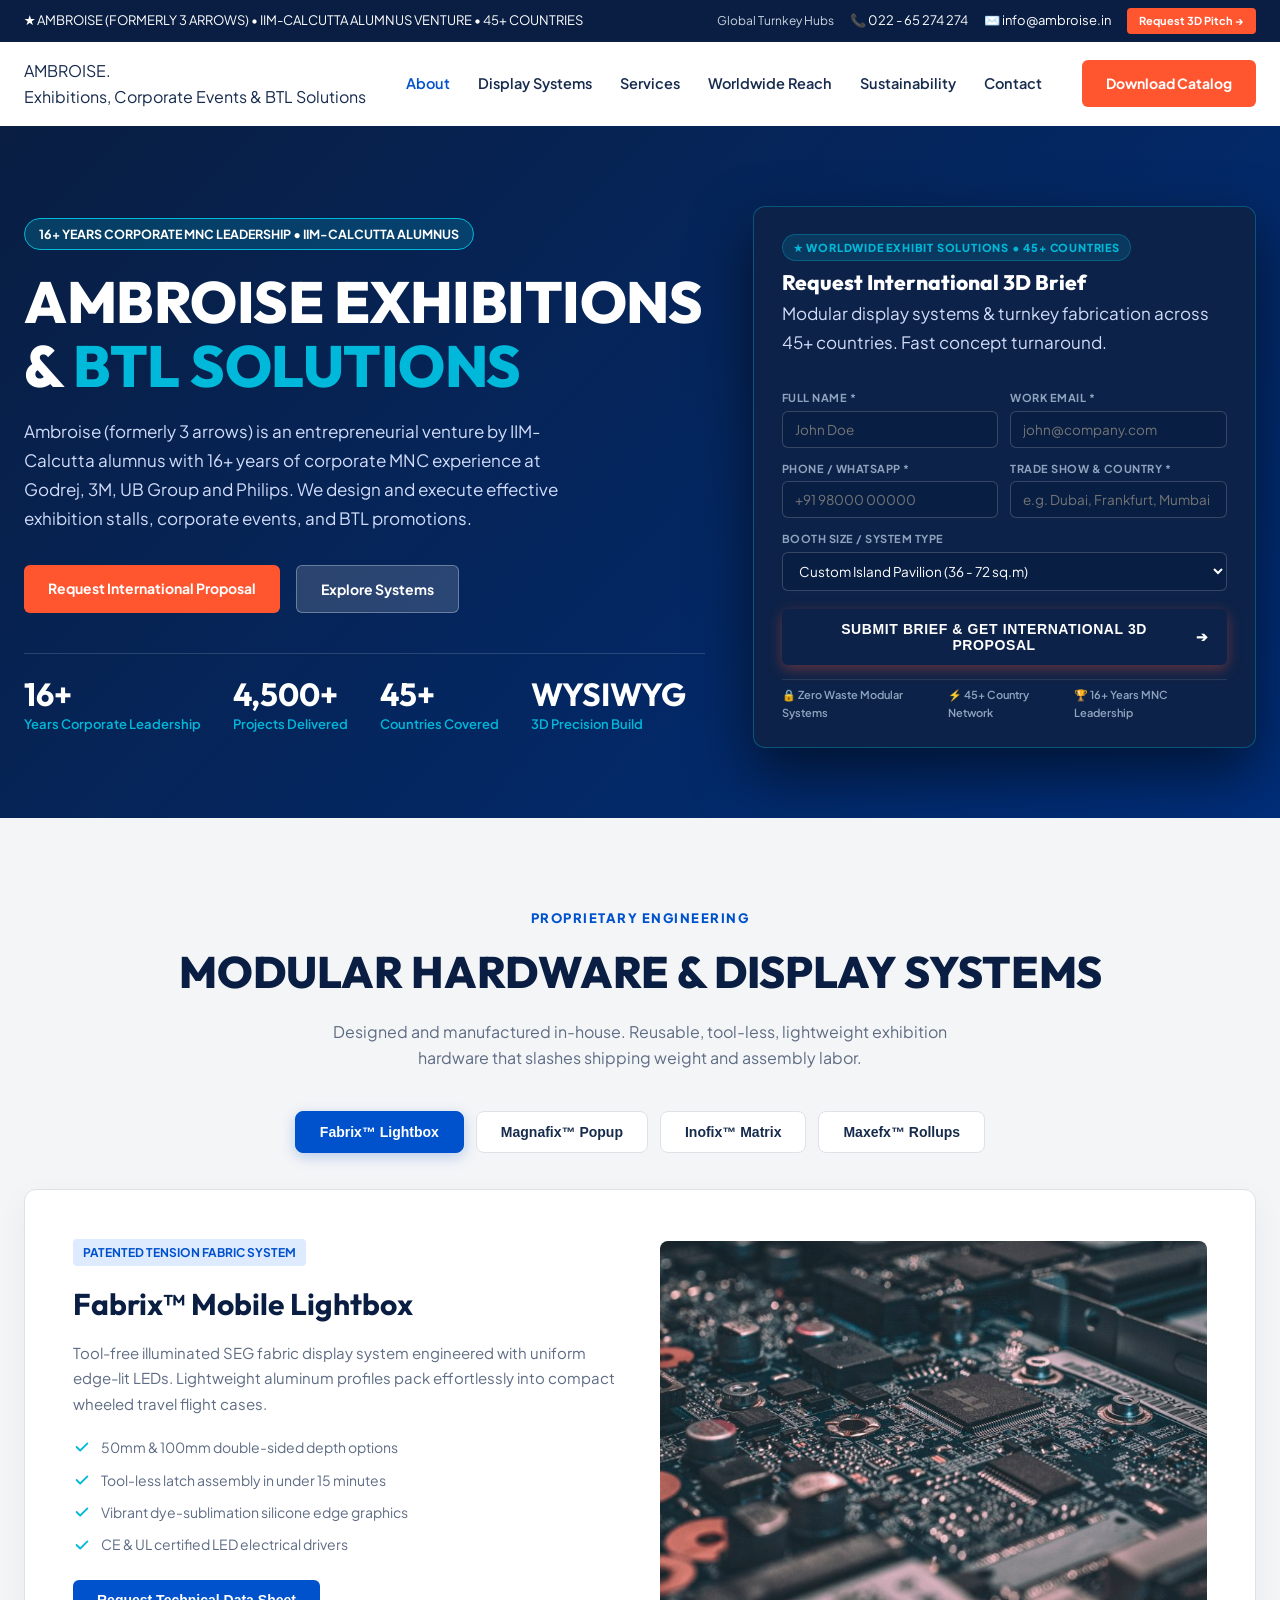
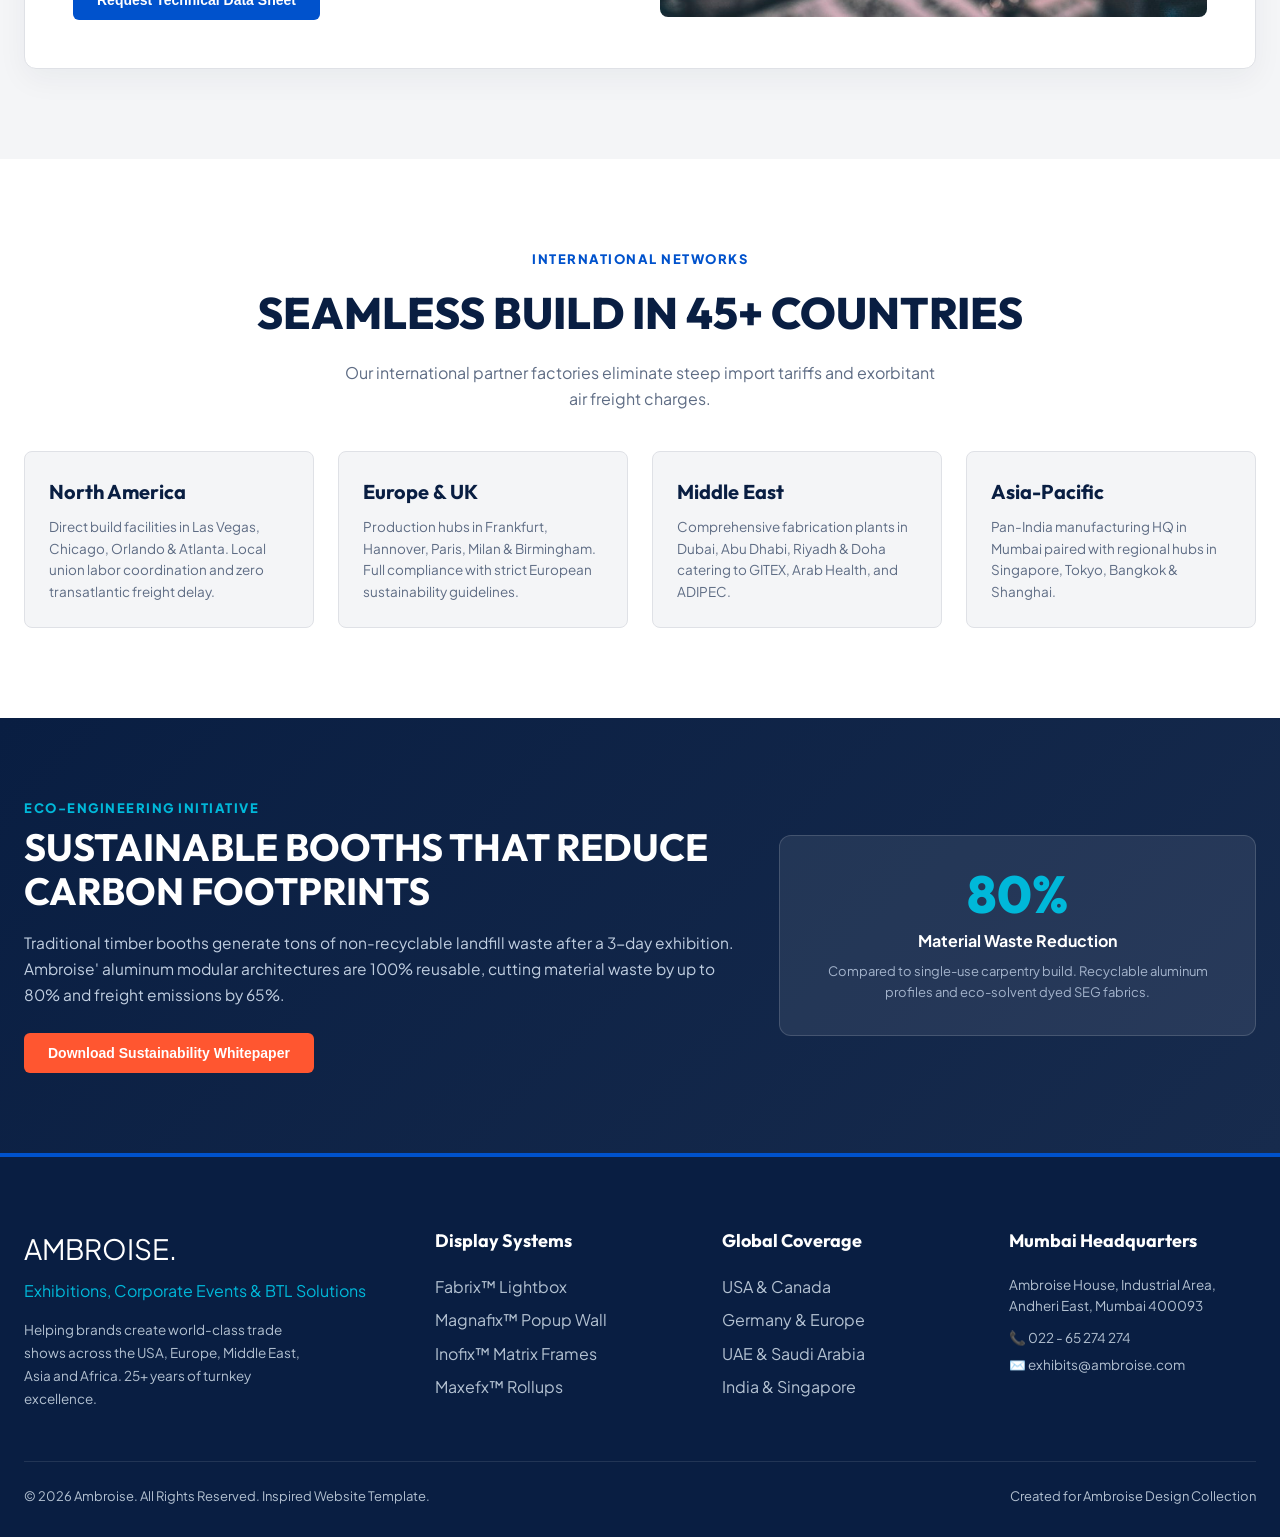
<file: inoways/index.html>
<!DOCTYPE html>
<html lang="en">
<head>
  <script>
    (function() {
      if (location.protocol !== 'file:') {
        var m = location.pathname.match(/\/(thepropshopindia|experiencesol|inoways|showcase)(\/|$)/);
        if (m) {
          document.write('<base href="/' + m[1] + '/">');
        }
      }
    })();
  </script>
  <meta charset="UTF-8">
  <meta name="viewport" content="width=device-width, initial-scale=1.0">
  <title>Ambroise Modular Systems • Worldwide Exhibition & Trade Fair Solutions</title>
  <meta name="description" content="Ambroise is a Mumbai-based exhibition stand design and fabrication company helping brands create trade shows across USA, Europe, Middle East, Asia & Africa. 25+ years, 4500+ projects delivered.">
  <style id="embedded-site-styles">
/* ==========================================================================
   Theme Name: Ambroise Modular Systems - Worldwide Exhibition Solutions Theme
   Theme URI: http://ambroise.in
   Author: Ambroise (Formerly 3 Arrows)
   Author URI: http://ambroise.in
   Description: Ambroise (formerly 3 arrows) - Inspired by Inoways
   Version: 1.0.0
   ========================================================================== */

@import url('https://fonts.googleapis.com/css2?family=Plus+Jakarta+Sans:wght@400;500;600;700;800&family=Outfit:wght@600;700;800&display=swap');

:root {
  --blue-primary: #0052cc;
  --blue-vivid: #0065ff;
  --blue-dark: #091e42;
  --blue-light: #deebff;
  --cyan-accent: #00b8d9;
  --coral-accent: #ff5630;
  --coral-hover: #de350b;
  --text-main: #172b4d;
  --text-muted: #5e6c84;
  --text-light: #7a869a;
  --bg-page: #ffffff;
  --bg-subtle: #f4f5f7;
  --bg-card: #ffffff;
  --border-line: #ebecf0;
  --border-card: #dfe1e6;
  --font-brand: 'Outfit', sans-serif;
  --font-body: 'Plus Jakarta Sans', sans-serif;
  --container-max: 1280px;
  --transition: all 0.25s cubic-bezier(0.2, 0.8, 0.2, 1);
}

*, *::before, *::after {
  box-sizing: border-box;
  margin: 0;
  padding: 0;
}

html {
  scroll-behavior: smooth;
  font-size: 16px;
}

body {
  font-family: var(--font-body);
  background-color: var(--bg-page);
  color: var(--text-main);
  line-height: 1.6;
  -webkit-font-smoothing: antialiased;
  overflow-x: hidden;
}

img {
  max-width: 100%;
  height: auto;
  display: block;
}

a {
  text-decoration: none;
  color: inherit;
  transition: var(--transition);
}

ul {
  list-style: none;
}

.container {
  width: 100%;
  max-width: var(--container-max);
  margin: 0 auto;
  padding: 0 24px;
}

/* ==========================================================================
   Header & Navigation
   ========================================================================== */
.top-strip {
  background: var(--blue-dark);
  color: #fff;
  font-size: 13px;
  padding: 8px 0;
}

.top-strip-flex {
  display: flex;
  justify-content: space-between;
  align-items: center;
  flex-wrap: wrap;
  gap: 12px;
}

.inoways-header {
  position: sticky;
  top: 0;
  background: rgba(255, 255, 255, 0.98);
  backdrop-filter: blur(10px);
  border-bottom: 1px solid var(--border-line);
  z-index: 1000;
  box-shadow: 0 2px 12px rgba(9, 30, 66, 0.05);
}

.header-flex {
  display: flex;
  align-items: center;
  justify-content: space-between;
  height: 84px;
}

.brand-inoways {
  display: flex;
  align-items: center;
  gap: 10px;
}

.inoways-logo {
  font-family: var(--font-brand);
  font-size: 32px;
  font-weight: 800;
  color: var(--blue-primary);
  letter-spacing: -0.5px;
}

.inoways-logo span {
  color: var(--coral-accent);
}

.inoways-tagline {
  font-size: 10.5px;
  color: var(--text-light);
  letter-spacing: 1px;
  text-transform: uppercase;
  font-weight: 700;
}

.ino-nav {
  display: flex;
  align-items: center;
  gap: 28px;
}

.ino-nav a {
  font-size: 14.5px;
  font-weight: 600;
  color: var(--text-main);
  transition: var(--transition);
}

.ino-nav a:hover, .ino-nav a.active {
  color: var(--blue-primary);
}

.btn-primary-blue {
  background: var(--blue-primary);
  color: #fff;
  padding: 12px 24px;
  border-radius: 6px;
  font-weight: 700;
  font-size: 14px;
  border: none;
  cursor: pointer;
  transition: var(--transition);
}

.btn-primary-blue:hover {
  background: var(--blue-vivid);
  transform: translateY(-2px);
  box-shadow: 0 6px 18px rgba(0, 82, 204, 0.3);
}

.btn-coral {
  background: var(--coral-accent);
  color: #fff;
  padding: 12px 24px;
  border-radius: 6px;
  font-weight: 700;
  font-size: 14px;
  border: none;
  cursor: pointer;
  transition: var(--transition);
}

.btn-coral:hover {
  background: var(--coral-hover);
  transform: translateY(-2px);
}

.mobile-menu-btn {
  display: none;
  background: none;
  border: 1px solid var(--border-line);
  border-radius: 6px;
  padding: 8px 12px;
  cursor: pointer;
  font-size: 20px;
}

/* ==========================================================================
   Hero Section
   ========================================================================== */
.ino-hero {
  background: linear-gradient(135deg, #091e42 0%, #002e7a 100%);
  color: #fff;
  padding: 80px 0 70px;
  position: relative;
  overflow: hidden;
}

.hero-layout {
  display: grid;
  grid-template-columns: 1.15fr 0.85fr;
  gap: 48px;
  align-items: center;
}

.hero-pill {
  display: inline-flex;
  align-items: center;
  gap: 8px;
  background: rgba(0, 184, 217, 0.2);
  border: 1px solid var(--cyan-accent);
  color: #fff;
  font-size: 12.5px;
  font-weight: 700;
  padding: 5px 14px;
  border-radius: 999px;
  text-transform: uppercase;
  margin-bottom: 20px;
}

.ino-hero h1 {
  font-family: var(--font-brand);
  font-size: clamp(36px, 4.8vw, 58px);
  font-weight: 800;
  line-height: 1.1;
  margin-bottom: 20px;
  letter-spacing: -0.5px;
}

.ino-hero h1 span {
  color: var(--cyan-accent);
}

.ino-hero p {
  font-size: 17px;
  color: #d1dcfa;
  line-height: 1.7;
  margin-bottom: 32px;
  max-width: 560px;
}

.hero-btn-group {
  display: flex;
  gap: 16px;
  flex-wrap: wrap;
  margin-bottom: 40px;
}

.hero-stats-row {
  display: flex;
  gap: 32px;
  border-top: 1px solid rgba(255,255,255,0.15);
  padding-top: 24px;
}

.hstat b {
  font-family: var(--font-brand);
  font-size: 32px;
  color: #fff;
  display: block;
  line-height: 1;
}

.hstat span {
  font-size: 13px;
  color: var(--cyan-accent);
  font-weight: 600;
}

.hero-graphic {
  position: relative;
}

.hero-graphic-card {
  border-radius: 12px;
  overflow: hidden;
  box-shadow: 0 20px 50px rgba(0,0,0,0.4);
  border: 1px solid rgba(255,255,255,0.15);
}

.hero-graphic-card img {
  width: 100%;
  aspect-ratio: 4 / 3;
  object-fit: cover;
}

/* ==========================================================================
   Hero Lead CTA Form Card (Inoways)
   ========================================================================== */
.hero-lead-card {
  background: #0d2248;
  border: 1px solid rgba(0, 184, 217, 0.35);
  border-radius: 12px;
  padding: 26px 28px;
  box-shadow: 0 25px 60px rgba(0,0,0,0.55);
  position: relative;
  z-index: 5;
  color: #ffffff;
}

.hero-lead-card-head {
  margin-bottom: 16px;
  text-align: left;
}

.lead-card-badge {
  display: inline-block;
  background: rgba(0, 184, 217, 0.15);
  color: var(--cyan-accent);
  font-size: 11px;
  font-weight: 800;
  text-transform: uppercase;
  letter-spacing: 0.8px;
  padding: 4px 10px;
  border-radius: 999px;
  margin-bottom: 8px;
  border: 1px solid rgba(0, 184, 217, 0.3);
}

.lead-card-title {
  font-family: var(--font-brand);
  font-size: 21px;
  font-weight: 800;
  color: #ffffff;
  margin-bottom: 4px;
  line-height: 1.25;
}

.lead-card-sub {
  font-size: 12.5px;
  color: #a4b2c6;
  line-height: 1.45;
  margin: 0;
}

.hero-lead-form {
  display: flex;
  flex-direction: column;
  gap: 12px;
}

.hero-form-row {
  display: grid;
  grid-template-columns: 1fr 1fr;
  gap: 12px;
}

.hero-form-row.single {
  grid-template-columns: 1fr;
}

.hero-field {
  display: flex;
  flex-direction: column;
  gap: 4px;
  text-align: left;
}

.hero-field label {
  font-size: 11px;
  font-weight: 700;
  text-transform: uppercase;
  color: #8da4be;
  letter-spacing: 0.5px;
}

.hero-field input,
.hero-field select {
  width: 100%;
  padding: 9px 12px;
  font-size: 13.5px;
  border: 1px solid rgba(255,255,255,0.18);
  border-radius: 6px;
  background: rgba(9, 30, 66, 0.85);
  color: #ffffff;
  transition: all 0.2s ease;
  font-family: inherit;
}

.hero-field input:focus,
.hero-field select:focus {
  outline: none;
  border-color: var(--cyan-accent);
  box-shadow: 0 0 0 3px rgba(0, 184, 217, 0.25);
  background: rgba(9, 30, 66, 0.95);
}

.hero-form-submit-btn {
  background: var(--coral);
  color: #ffffff;
  border: none;
  padding: 12px 18px;
  border-radius: 6px;
  font-size: 14px;
  font-weight: 800;
  text-transform: uppercase;
  letter-spacing: 0.6px;
  cursor: pointer;
  display: flex;
  align-items: center;
  justify-content: center;
  gap: 8px;
  margin-top: 6px;
  transition: all 0.2s ease;
  box-shadow: 0 4px 14px rgba(255, 86, 48, 0.35);
}

.hero-form-submit-btn:hover {
  background: #de350b;
  transform: translateY(-1px);
  box-shadow: 0 6px 18px rgba(255, 86, 48, 0.45);
}

.hero-form-trust {
  display: flex;
  justify-content: space-between;
  font-size: 11px;
  color: #8da4be;
  font-weight: 600;
  margin-top: 2px;
  padding-top: 6px;
  border-top: 1px solid rgba(255,255,255,0.1);
}

.hero-form-success {
  text-align: center;
  padding: 24px 16px;
}

.hero-form-success .success-icon {
  width: 48px;
  height: 48px;
  background: #22c55e;
  color: #ffffff;
  font-size: 24px;
  font-weight: 800;
  display: flex;
  align-items: center;
  justify-content: center;
  border-radius: 50%;
  margin: 0 auto 14px;
}

.hero-form-success h4 {
  font-size: 19px;
  color: #ffffff;
  margin-bottom: 8px;
}

.hero-form-success p {
  font-size: 13px;
  color: #a4b2c6;
  line-height: 1.5;
  margin-bottom: 14px;
}

.hero-form-success .ref-badge {
  display: inline-block;
  background: rgba(255,255,255,0.08);
  color: var(--cyan-accent);
  padding: 6px 14px;
  border-radius: 6px;
  font-weight: 700;
  font-size: 12.5px;
  border: 1px solid rgba(0, 184, 217, 0.3);
}

@media (max-width: 640px) {
  .hero-form-row {
    grid-template-columns: 1fr;
  }
}

/* ==========================================================================
   Proprietary Systems Tabs Section
   ========================================================================== */
.systems-section {
  padding: 90px 0;
  background: var(--bg-subtle);
}

.sec-head-center {
  text-align: center;
  margin-bottom: 40px;
}

.sec-tag {
  color: var(--blue-primary);
  font-size: 13px;
  font-weight: 800;
  text-transform: uppercase;
  letter-spacing: 1.5px;
  display: block;
  margin-bottom: 8px;
}

.sec-head-center h2 {
  font-family: var(--font-brand);
  font-size: clamp(30px, 3.8vw, 44px);
  color: var(--blue-dark);
  font-weight: 800;
  margin-bottom: 12px;
}

.system-tabs-nav {
  display: flex;
  justify-content: center;
  gap: 12px;
  flex-wrap: wrap;
  margin-bottom: 36px;
}

.system-tab-btn {
  background: #fff;
  border: 1px solid var(--border-card);
  padding: 12px 24px;
  border-radius: 8px;
  font-weight: 700;
  font-size: 14px;
  color: var(--text-main);
  cursor: pointer;
  transition: var(--transition);
}

.system-tab-btn.active, .system-tab-btn:hover {
  background: var(--blue-primary);
  color: #fff;
  border-color: var(--blue-primary);
  box-shadow: 0 4px 14px rgba(0, 82, 204, 0.25);
}

.system-detail-box {
  background: #fff;
  border: 1px solid var(--border-card);
  border-radius: 12px;
  padding: clamp(24px, 4vw, 48px);
  display: grid;
  grid-template-columns: 1fr 1fr;
  gap: 40px;
  align-items: center;
  box-shadow: 0 10px 30px rgba(9, 30, 66, 0.05);
}

.system-detail-text h3 {
  font-family: var(--font-brand);
  font-size: 30px;
  color: var(--blue-dark);
  margin-bottom: 12px;
}

.system-badge {
  background: var(--blue-light);
  color: var(--blue-primary);
  padding: 4px 10px;
  border-radius: 4px;
  font-size: 12px;
  font-weight: 700;
  display: inline-block;
  margin-bottom: 14px;
}

.system-specs-list li {
  display: flex;
  align-items: center;
  gap: 10px;
  font-size: 14px;
  color: var(--text-muted);
  margin-bottom: 10px;
}

.system-specs-list li svg {
  color: var(--cyan-accent);
  flex-shrink: 0;
}

.system-img-wrap {
  border-radius: 8px;
  overflow: hidden;
  aspect-ratio: 16 / 11;
}

.system-img-wrap img {
  width: 100%;
  height: 100%;
  object-fit: cover;
}

/* ==========================================================================
   Global Footprint Map & Coverage
   ========================================================================== */
.global-section {
  padding: 90px 0;
  background: #fff;
}

.global-grid {
  display: grid;
  grid-template-columns: repeat(4, 1fr);
  gap: 24px;
  margin-top: 40px;
}

.global-card {
  border: 1px solid var(--border-card);
  border-radius: 8px;
  padding: 24px;
  background: var(--bg-subtle);
  transition: var(--transition);
}

.global-card:hover {
  transform: translateY(-4px);
  border-color: var(--blue-primary);
  box-shadow: 0 10px 24px rgba(9, 30, 66, 0.08);
}

.global-card h4 {
  font-family: var(--font-brand);
  font-size: 20px;
  color: var(--blue-dark);
  margin-bottom: 8px;
}

.global-card p {
  font-size: 13.5px;
  color: var(--text-muted);
  line-height: 1.6;
}

/* ==========================================================================
   Sustainability Metric Calculator
   ========================================================================== */
.sustain-section {
  padding: 80px 0;
  background: linear-gradient(135deg, #091e42 0%, #172b4d 100%);
  color: #fff;
}

.sustain-box {
  display: grid;
  grid-template-columns: 1.2fr 0.8fr;
  gap: 40px;
  align-items: center;
}

.sustain-stat-card {
  background: rgba(255, 255, 255, 0.08);
  border: 1px solid rgba(255, 255, 255, 0.15);
  border-radius: 12px;
  padding: 32px;
  text-align: center;
}

.sustain-big-num {
  font-family: var(--font-brand);
  font-size: 52px;
  font-weight: 800;
  color: var(--cyan-accent);
  line-height: 1;
  margin-bottom: 8px;
}

/* ==========================================================================
   Footer
   ========================================================================== */
.ino-footer {
  background: var(--blue-dark);
  color: #b3c1d1;
  padding: 70px 0 30px;
  border-top: 4px solid var(--blue-primary);
}

.ino-foot-grid {
  display: grid;
  grid-template-columns: 1.5fr 1fr 1fr 1fr;
  gap: 40px;
  margin-bottom: 50px;
}

.ino-foot-col h4 {
  color: #fff;
  font-family: var(--font-brand);
  font-size: 18px;
  margin-bottom: 18px;
}

.ino-foot-col li {
  margin-bottom: 8px;
}

.ino-foot-col a:hover {
  color: var(--cyan-accent);
}

.ino-foot-bottom {
  border-top: 1px solid rgba(255,255,255,0.1);
  padding-top: 24px;
  display: flex;
  justify-content: space-between;
  align-items: center;
  font-size: 13px;
  flex-wrap: wrap;
  gap: 12px;
}

/* ==========================================================================
   Responsive
   ========================================================================== */
@media (max-width: 1024px) {
  .hero-layout {
    grid-template-columns: 1fr;
  }
  .system-detail-box {
    grid-template-columns: 1fr;
  }
  .global-grid {
    grid-template-columns: repeat(2, 1fr);
  }
  .sustain-box {
    grid-template-columns: 1fr;
  }
  .ino-foot-grid {
    grid-template-columns: repeat(2, 1fr);
  }
}

@media (max-width: 768px) {
  .ino-nav {
    display: none;
  }
  .mobile-menu-btn {
    display: block;
  }
  .global-grid {
    grid-template-columns: 1fr;
  }
  .ino-foot-grid {
    grid-template-columns: 1fr;
  }
}

</style>
  <link rel="stylesheet" href="css/style.css">
  <link rel="icon" href="data:image/svg+xml,<svg xmlns=%22http://www.w3.org/2000/svg%22 viewBox=%220 0 100 100%22><text y=%22.9em%22 font-size=%2290%22>🌐</text></svg>">
</head>
<body>

  <!-- Top Strip -->
  <div class="top-strip">
    <div class="container top-strip-flex">
      <div>
        <span>★ AMBROISE (FORMERLY 3 ARROWS) • IIM-CALCUTTA ALUMNUS VENTURE • 45+ COUNTRIES</span>
      </div>
      <div style="display: flex; gap: 16px; align-items: center;">
        <span style="font-size: 12px; color: #cbd5e1;">Global Turnkey Hubs</span>
        <a href="tel:+912265274274" style="color: #fff; text-decoration: none;">📞 022 - 65 274 274</a>
        <a href="mailto:info@ambroise.in" style="color: #fff; text-decoration: none;">✉️ info@ambroise.in</a>
        <a href="#heroForm" style="background: #ff5630; color: #fff; padding: 4px 12px; border-radius: 4px; font-weight: 700; text-decoration: none; font-size: 11px;">Request 3D Pitch &rarr;</a>
      </div>
    </div>
  </div>

  <!-- Header -->
  <header class="ambroise-header">
    <div class="container header-flex">
      <div class="brand-ambroise">
        <div>
          <a href="index.html" class="ambroise-logo">
            AMBROISE<span>.</span>
          </a>
          <div class="ambroise-tagline">Exhibitions, Corporate Events & BTL Solutions</div>
        </div>
      </div>

      <nav class="ino-nav">
        <a href="#about" class="active">About</a>
        <a href="#systems">Display Systems</a>
        <a href="#services">Services</a>
        <a href="#global">Worldwide Reach</a>
        <a href="#sustainability">Sustainability</a>
        <a href="#contact">Contact</a>
      </nav>

      <div style="display: flex; align-items: center; gap: 14px;">
        <a href="#heroForm" class="btn-coral" style="text-decoration: none;">Download Catalog</a>
        <button class="mobile-menu-btn" aria-label="Toggle Navigation">☰</button>
      </div>
    </div>
  </header>

  <!-- Hero Section -->
  <section class="ino-hero" id="about">
    <div class="container">
      <div class="hero-layout">
        <div>
          <div class="hero-pill">16+ Years Corporate MNC Leadership • IIM-Calcutta Alumnus</div>
          <h1>AMBROISE EXHIBITIONS &amp; <span>BTL SOLUTIONS</span></h1>
          <p>
            Ambroise (formerly 3 arrows) is an entrepreneurial venture by IIM-Calcutta alumnus with 16+ years of corporate MNC experience at Godrej, 3M, UB Group and Philips. We design and execute effective exhibition stalls, corporate events, and BTL promotions.
          </p>

          <div class="hero-btn-group">
            <a href="#heroForm" class="btn-coral" style="text-decoration: none;">Request International Proposal</a>
            <a href="#systems" class="btn-primary-blue" style="background: rgba(255,255,255,0.15); border: 1px solid rgba(255,255,255,0.3);">Explore Systems</a>
          </div>

          <div class="hero-stats-row">
            <div class="hstat">
              <b>16+</b>
              <span>Years Corporate Leadership</span>
            </div>
            <div class="hstat">
              <b>4,500+</b>
              <span>Projects Delivered</span>
            </div>
            <div class="hstat">
              <b>45+</b>
              <span>Countries Covered</span>
            </div>
            <div class="hstat">
              <b>WYSIWYG</b>
              <span>3D Precision Build</span>
            </div>
          </div>
        </div>

        <div class="hero-graphic">
          <div class="hero-lead-card" id="heroForm">
            <div class="hero-lead-card-head">
              <div class="lead-card-badge">★ Worldwide Exhibit Solutions • 45+ Countries</div>
              <h3 class="lead-card-title">Request International 3D Brief</h3>
              <p class="lead-card-sub">Modular display systems & turnkey fabrication across 45+ countries. Fast concept turnaround.</p>
            </div>
            
            <form class="hero-lead-form" onsubmit="handleHeroFormSubmit(event, 'Inoways Worldwide')">
              <div class="hero-form-row">
                <div class="hero-field">
                  <label>Full Name *</label>
                  <input type="text" name="name" required placeholder="John Doe">
                </div>
                <div class="hero-field">
                  <label>Work Email *</label>
                  <input type="email" name="email" required placeholder="john@company.com">
                </div>
              </div>

              <div class="hero-form-row">
                <div class="hero-field">
                  <label>Phone / WhatsApp *</label>
                  <input type="tel" name="phone" required placeholder="+91 98000 00000">
                </div>
                <div class="hero-field">
                  <label>Trade Show &amp; Country *</label>
                  <input type="text" name="exhibition" required placeholder="e.g. Dubai, Frankfurt, Mumbai">
                </div>
              </div>

              <div class="hero-form-row single">
                <div class="hero-field">
                  <label>Booth Size / System Type</label>
                  <select name="stall_size">
                    <option value="Modular SEG Lightbox (18-36 sqm)">Modular SEG Lightbox (18 - 36 sq.m)</option>
                    <option value="Custom Island Pavilion (36-72 sqm)" selected>Custom Island Pavilion (36 - 72 sq.m)</option>
                    <option value="Worldwide Turnkey Booth (72-120 sqm)">Worldwide Turnkey Booth (72 - 120 sq.m)</option>
                    <option value="Multi-Country Roadshow Cluster">Multi-Country Roadshow Cluster</option>
                  </select>
                </div>
              </div>

              <button type="submit" class="hero-form-submit-btn">
                <span>Submit Brief &amp; Get International 3D Proposal</span>
                <span class="btn-arr">➔</span>
              </button>

              <div class="hero-form-trust">
                <span>🔒 Zero Waste Modular Systems</span>
                <span>⚡ 45+ Country Network</span>
                <span>🏆 16+ Years MNC Leadership</span>
              </div>
            </form>

            <div class="hero-form-success" style="display: none;">
              <div class="success-icon">✓</div>
              <h4>International Brief Received!</h4>
              <p>Thank you, <strong class="user-submitted-name">Client</strong>! Our global exhibition engineering desk will deliver your custom 3D layout and technical brief within 24 hours.</p>
              <div class="ref-badge">Inquiry ID: <span class="lead-ref-id">INO-6371</span></div>
            </div>
          </div>
        </div>
      </div>
    </div>
  </section>

  <!-- Proprietary Display Systems (Tabs) -->
  <section class="systems-section" id="systems">
    <div class="container">
      <div class="sec-head-center">
        <span class="sec-tag">Proprietary Engineering</span>
        <h2>MODULAR HARDWARE &amp; DISPLAY SYSTEMS</h2>
        <p style="color: var(--text-muted); max-width: 650px; margin: 0 auto;">
          Designed and manufactured in-house. Reusable, tool-less, lightweight exhibition hardware that slashes shipping weight and assembly labor.
        </p>
      </div>

      <div class="system-tabs-nav">
        <button class="system-tab-btn active" data-system="fabrix">Fabrix™ Lightbox</button>
        <button class="system-tab-btn" data-system="magnafix">Magnafix™ Popup</button>
        <button class="system-tab-btn" data-system="inofix">Inofix™ Matrix</button>
        <button class="system-tab-btn" data-system="maxefx">Maxefx™ Rollups</button>
      </div>

      <div class="system-detail-box">
        <div class="system-detail-text">
          <span class="system-badge" id="sysBadge">PATENTED TENSION FABRIC SYSTEM</span>
          <h3 id="sysTitle">Fabrix™ Mobile Lightbox</h3>
          <p id="sysDesc" style="color: var(--text-muted); font-size: 15px; margin-bottom: 20px; line-height: 1.7;">
            Tool-free illuminated SEG fabric display system engineered with uniform edge-lit LEDs. Lightweight aluminum profiles pack effortlessly into compact wheeled travel flight cases.
          </p>

          <ul class="system-specs-list" id="sysSpecs">
            <li>
              <svg width="18" height="18" fill="currentColor" viewBox="0 0 20 20"><path d="M16.707 5.293a1 1 0 010 1.414l-8 8a1 1 0 01-1.414 0l-4-4a1 1 0 011.414-1.414L8 12.586l7.293-7.293a1 1 0 011.414 0z"/></svg>
              <span>50mm &amp; 100mm double-sided depth options</span>
            </li>
            <li>
              <svg width="18" height="18" fill="currentColor" viewBox="0 0 20 20"><path d="M16.707 5.293a1 1 0 010 1.414l-8 8a1 1 0 01-1.414 0l-4-4a1 1 0 011.414-1.414L8 12.586l7.293-7.293a1 1 0 011.414 0z"/></svg>
              <span>Tool-less latch assembly in under 15 minutes</span>
            </li>
            <li>
              <svg width="18" height="18" fill="currentColor" viewBox="0 0 20 20"><path d="M16.707 5.293a1 1 0 010 1.414l-8 8a1 1 0 01-1.414 0l-4-4a1 1 0 011.414-1.414L8 12.586l7.293-7.293a1 1 0 011.414 0z"/></svg>
              <span>Vibrant dye-sublimation silicone edge graphics</span>
            </li>
            <li>
              <svg width="18" height="18" fill="currentColor" viewBox="0 0 20 20"><path d="M16.707 5.293a1 1 0 010 1.414l-8 8a1 1 0 01-1.414 0l-4-4a1 1 0 011.414-1.414L8 12.586l7.293-7.293a1 1 0 011.414 0z"/></svg>
              <span>CE &amp; UL certified LED electrical drivers</span>
            </li>
          </ul>

          <div style="margin-top: 24px;">
            <button class="btn-primary-blue ino-download-btn">Request Technical Data Sheet</button>
          </div>
        </div>

        <div class="system-img-wrap">
          <img id="sysImg" src="images/fabrix.jpg" alt="Fabrix System">
        </div>
      </div>
    </div>
  </section>

  <!-- Global Reach Grid -->
  <section class="global-section" id="global">
    <div class="container">
      <div class="sec-head-center">
        <span class="sec-tag">International Networks</span>
        <h2>SEAMLESS BUILD IN 45+ COUNTRIES</h2>
        <p style="color: var(--text-muted); max-width: 600px; margin: 0 auto;">
          Our international partner factories eliminate steep import tariffs and exorbitant air freight charges.
        </p>
      </div>

      <div class="global-grid">
        <div class="global-card">
          <h4>North America</h4>
          <p>Direct build facilities in Las Vegas, Chicago, Orlando &amp; Atlanta. Local union labor coordination and zero transatlantic freight delay.</p>
        </div>

        <div class="global-card">
          <h4>Europe &amp; UK</h4>
          <p>Production hubs in Frankfurt, Hannover, Paris, Milan &amp; Birmingham. Full compliance with strict European sustainability guidelines.</p>
        </div>

        <div class="global-card">
          <h4>Middle East</h4>
          <p>Comprehensive fabrication plants in Dubai, Abu Dhabi, Riyadh &amp; Doha catering to GITEX, Arab Health, and ADIPEC.</p>
        </div>

        <div class="global-card">
          <h4>Asia-Pacific</h4>
          <p>Pan-India manufacturing HQ in Mumbai paired with regional hubs in Singapore, Tokyo, Bangkok &amp; Shanghai.</p>
        </div>
      </div>
    </div>
  </section>

  <!-- Sustainability Impact Section -->
  <section class="sustain-section" id="sustainability">
    <div class="container">
      <div class="sustain-box">
        <div>
          <span style="color: var(--cyan-accent); font-weight: 800; font-size: 13px; text-transform: uppercase; letter-spacing: 1.5px; display: block; margin-bottom: 8px;">
            ECO-ENGINEERING INITIATIVE
          </span>
          <h2 style="font-family: var(--font-brand); font-size: 38px; line-height: 1.15; margin-bottom: 16px;">
            SUSTAINABLE BOOTHS THAT REDUCE CARBON FOOTPRINTS
          </h2>
          <p style="color: #c0cee0; font-size: 15.5px; line-height: 1.7; margin-bottom: 24px;">
            Traditional timber booths generate tons of non-recyclable landfill waste after a 3-day exhibition. Ambroise' aluminum modular architectures are 100% reusable, cutting material waste by up to 80% and freight emissions by 65%.
          </p>
          <button class="btn-coral ino-download-btn">Download Sustainability Whitepaper</button>
        </div>

        <div class="sustain-stat-card">
          <div class="sustain-big-num">80%</div>
          <div style="font-size: 16px; font-weight: 700; color: #fff; margin-bottom: 8px;">Material Waste Reduction</div>
          <p style="font-size: 13px; color: #a4b4cc;">
            Compared to single-use carpentry build. Recyclable aluminum profiles and eco-solvent dyed SEG fabrics.
          </p>
        </div>
      </div>
    </div>
  </section>

  <!-- Site Footer -->
  <footer class="ino-footer" id="contact">
    <div class="container">
      <div class="ino-foot-grid">
        <div>
          <div class="ambroise-logo" style="color: #fff; font-size: 28px; margin-bottom: 6px;">
            AMBROISE<span>.</span>
          </div>
          <div class="ambroise-tagline" style="color: var(--cyan-accent); margin-bottom: 16px;">Exhibitions, Corporate Events & BTL Solutions</div>
          <p style="font-size: 13.5px; line-height: 1.7; max-width: 300px;">
            Helping brands create world-class trade shows across the USA, Europe, Middle East, Asia and Africa. 25+ years of turnkey excellence.
          </p>
        </div>

        <div class="ino-foot-col">
          <h4>Display Systems</h4>
          <ul>
            <li><a href="#systems">Fabrix™ Lightbox</a></li>
            <li><a href="#systems">Magnafix™ Popup Wall</a></li>
            <li><a href="#systems">Inofix™ Matrix Frames</a></li>
            <li><a href="#systems">Maxefx™ Rollups</a></li>
          </ul>
        </div>

        <div class="ino-foot-col">
          <h4>Global Coverage</h4>
          <ul>
            <li><a href="#global">USA &amp; Canada</a></li>
            <li><a href="#global">Germany &amp; Europe</a></li>
            <li><a href="#global">UAE &amp; Saudi Arabia</a></li>
            <li><a href="#global">India &amp; Singapore</a></li>
          </ul>
        </div>

        <div class="ino-foot-col">
          <h4>Mumbai Headquarters</h4>
          <p style="font-size: 13.5px; line-height: 1.6; margin-bottom: 10px;">
            Ambroise House, Industrial Area, Andheri East, Mumbai 400093
          </p>
          <p style="font-size: 13.5px; margin-bottom: 6px;">📞 022 - 65 274 274</p>
          <p style="font-size: 13.5px;">✉️ exhibits@ambroise.com</p>
        </div>
      </div>

      <div class="ino-foot-bottom">
        <div>&copy; 2026 Ambroise. All Rights Reserved. Inspired Website Template.</div>
        <div>Created for Ambroise Design Collection</div>
      </div>
    </div>
  </footer>

  <script src="js/main.js"></script>
  <script>
    function handleHeroFormSubmit(event, brandName) {
      event.preventDefault();
      const form = event.target;
      const card = form.closest('.hero-lead-card');
      const nameInput = form.querySelector('input[name="name"]');
      const name = nameInput && nameInput.value.trim() ? nameInput.value.trim() : 'Valued Client';
      const successBox = card.querySelector('.hero-form-success');
      const refSpan = card.querySelector('.lead-ref-id');
      const nameSpan = card.querySelector('.user-submitted-name');

      const randomId = 'INO-' + Math.floor(1000 + Math.random() * 9000);
      if (refSpan) refSpan.textContent = randomId;
      if (nameSpan) nameSpan.textContent = name;

      form.style.display = 'none';
      if (successBox) successBox.style.display = 'block';
    }
  </script>
</body>
</html>
</file>
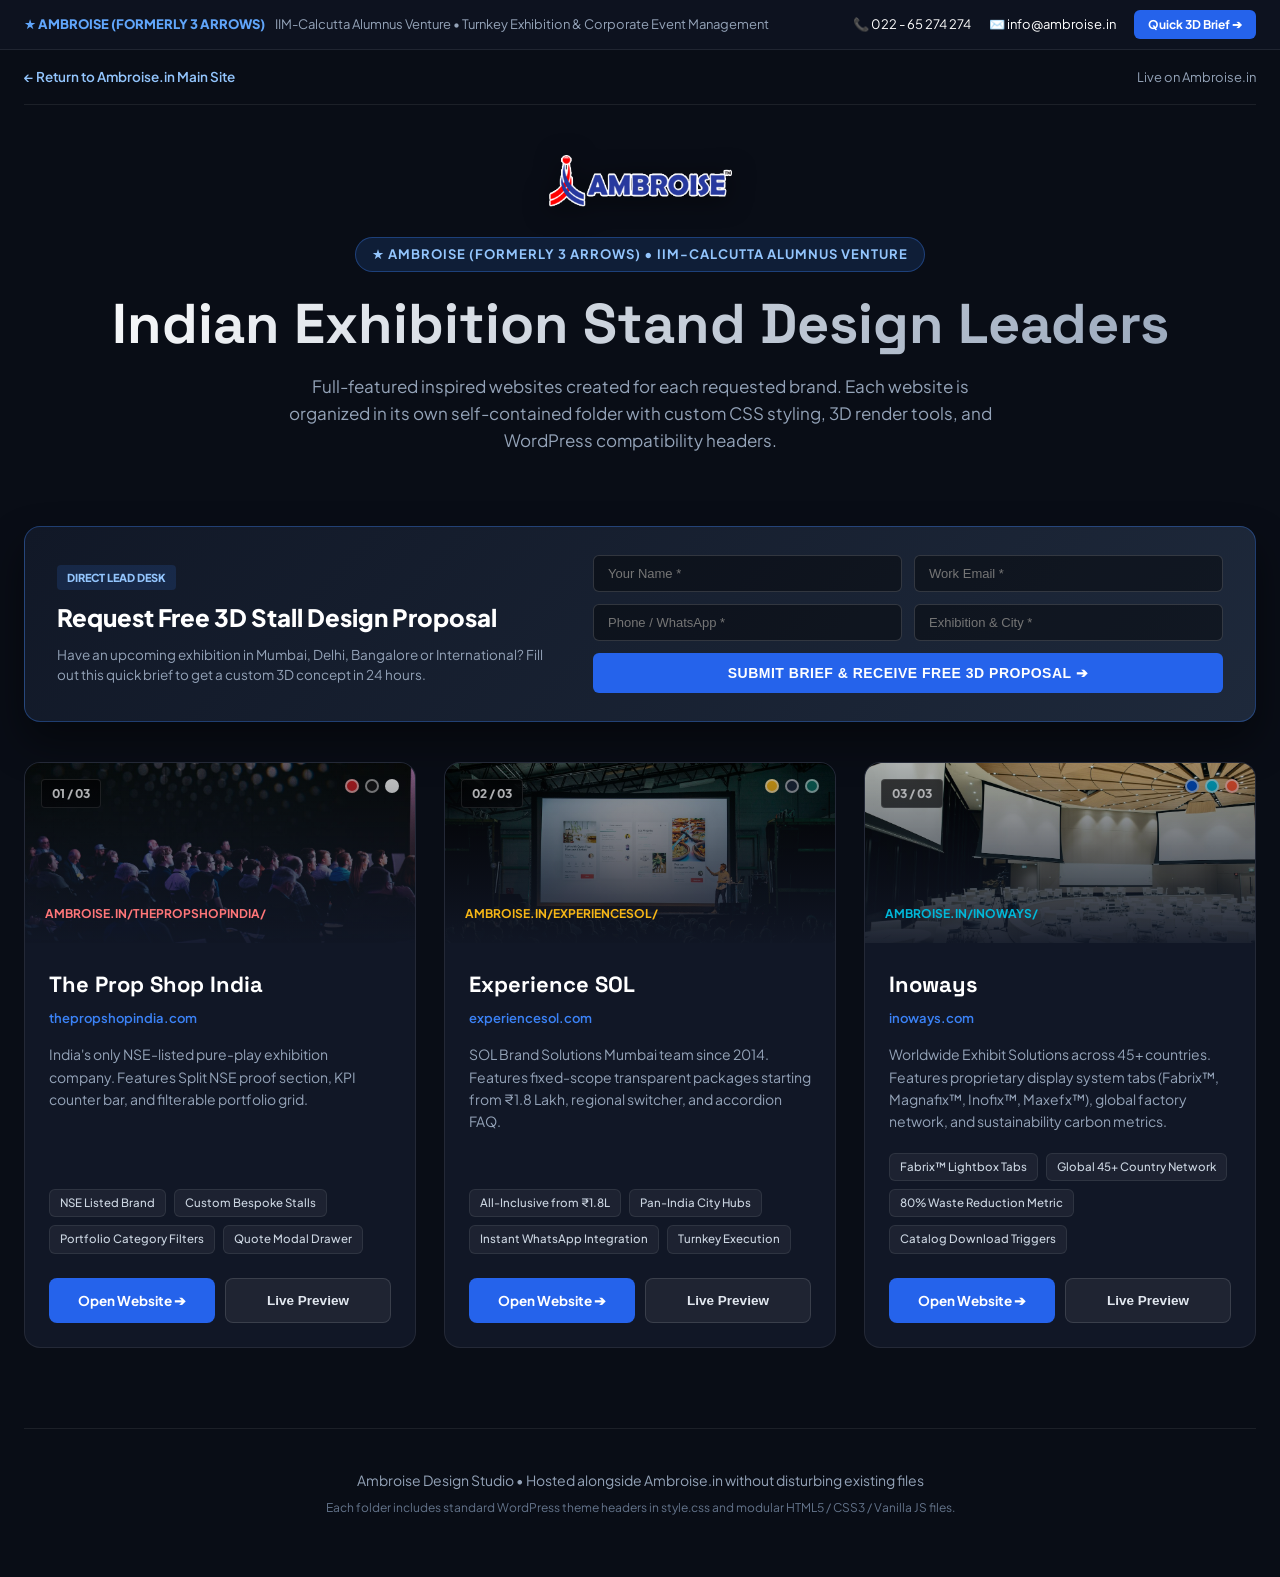
<file: showcase/index.html>
<!DOCTYPE html>
<html lang="en">
<head>
  <script>
    (function() {
      if (location.protocol !== 'file:') {
        var m = location.pathname.match(/\/(thepropshopindia|experiencesol|inoways|showcase)(\/|$)/);
        if (m) {
          document.write('<base href="/' + m[1] + '/">');
        }
      }
    })();
  </script>
  <meta charset="UTF-8">
  <meta name="viewport" content="width=device-width, initial-scale=1.0">
  <title>Ambroise • Inspired Exhibition Websites Showcase</title>
  <meta name="description" content="Inspired websites collection created for top Indian exhibition stand designers: The Prop Shop India, Experience SOL, and Inoways. Hosted on Ambroise.in.">
  <link rel="preconnect" href="https://fonts.googleapis.com">
  <link rel="preconnect" href="https://fonts.gstatic.com" crossorigin>
  <link href="https://fonts.googleapis.com/css2?family=Plus+Jakarta+Sans:wght@400;500;600;700;800&family=Space+Grotesk:wght@600;700&display=swap" rel="stylesheet">
  <style>
    :root {
      --bg: #090d16;
      --card-bg: #111726;
      --card-hover: #172138;
      --border: rgba(255, 255, 255, 0.08);
      --accent: #3b82f6;
      --text: #ffffff;
      --muted: #94a3b8;
      --font: 'Plus Jakarta Sans', sans-serif;
      --font-display: 'Space Grotesk', sans-serif;
    }

    *, *::before, *::after {
      box-sizing: border-box;
      margin: 0;
      padding: 0;
    }

    body {
      font-family: var(--font);
      background-color: var(--bg);
      color: var(--text);
      line-height: 1.6;
      padding-bottom: 60px;
    }

    .container {
      max-width: 1300px;
      margin: 0 auto;
      padding: 0 24px;
    }

    /* Top Bar */
    .top-bar-nav {
      padding: 16px 0;
      border-bottom: 1px solid var(--border);
      display: flex;
      justify-content: space-between;
      align-items: center;
    }

    .back-home-link {
      display: inline-flex;
      align-items: center;
      gap: 8px;
      color: #93c5fd;
      font-size: 13.5px;
      font-weight: 600;
      text-decoration: none;
      transition: color 0.2s;
    }

    .back-home-link:hover {
      color: #fff;
    }

    /* Hero Header */
    .hub-header {
      padding: 50px 0 36px;
      text-align: center;
      position: relative;
    }

    .hub-badge {
      display: inline-flex;
      align-items: center;
      gap: 8px;
      background: rgba(59, 130, 246, 0.15);
      border: 1px solid rgba(59, 130, 246, 0.35);
      color: #93c5fd;
      padding: 6px 16px;
      border-radius: 999px;
      font-size: 13px;
      font-weight: 700;
      text-transform: uppercase;
      letter-spacing: 1px;
      margin-bottom: 20px;
    }

    .hub-title {
      font-family: var(--font-display);
      font-size: clamp(32px, 5vw, 56px);
      font-weight: 800;
      line-height: 1.15;
      margin-bottom: 16px;
      background: linear-gradient(135deg, #ffffff 0%, #94a3b8 100%);
      -webkit-background-clip: text;
      -webkit-text-fill-color: transparent;
    }

    .hub-desc {
      font-size: 17px;
      color: var(--muted);
      max-width: 720px;
      margin: 0 auto 36px;
    }

    /* Grid */
    .hub-grid {
      display: grid;
      grid-template-columns: repeat(auto-fit, minmax(360px, 1fr));
      gap: 28px;
      margin-top: 20px;
    }

    .site-card {
      background: var(--card-bg);
      border: 1px solid var(--border);
      border-radius: 16px;
      overflow: hidden;
      display: flex;
      flex-direction: column;
      transition: all 0.3s ease;
      position: relative;
    }

    .site-card:hover {
      transform: translateY(-6px);
      background: var(--card-hover);
      border-color: rgba(255, 255, 255, 0.2);
      box-shadow: 0 20px 40px rgba(0, 0, 0, 0.4);
    }

    .card-banner {
      height: 180px;
      position: relative;
      overflow: hidden;
    }

    .card-banner img {
      width: 100%;
      height: 100%;
      object-fit: cover;
      transition: transform 0.5s ease;
    }

    .site-card:hover .card-banner img {
      transform: scale(1.08);
    }

    .banner-overlay {
      position: absolute;
      inset: 0;
      background: linear-gradient(180deg, rgba(0,0,0,0.2) 0%, rgba(17, 23, 38, 0.95) 100%);
      display: flex;
      align-items: flex-end;
      padding: 20px;
    }

    .card-num-badge {
      position: absolute;
      top: 16px;
      left: 16px;
      background: rgba(0, 0, 0, 0.7);
      backdrop-filter: blur(8px);
      color: #fff;
      font-size: 12px;
      font-weight: 800;
      padding: 4px 10px;
      border-radius: 4px;
      border: 1px solid rgba(255,255,255,0.15);
    }

    .palette-pills {
      position: absolute;
      top: 16px;
      right: 16px;
      display: flex;
      gap: 6px;
    }

    .color-dot {
      width: 14px;
      height: 14px;
      border-radius: 50%;
      border: 2px solid rgba(255,255,255,0.6);
    }

    .card-body {
      padding: 24px;
      flex: 1;
      display: flex;
      flex-direction: column;
    }

    .card-title {
      font-family: var(--font-display);
      font-size: 22px;
      font-weight: 700;
      color: #fff;
      margin-bottom: 6px;
    }

    .card-url {
      font-size: 13px;
      color: var(--accent);
      font-weight: 600;
      margin-bottom: 14px;
      display: block;
    }

    .card-summary {
      font-size: 14px;
      color: var(--muted);
      line-height: 1.6;
      margin-bottom: 20px;
      flex: 1;
    }

    .feature-tag-list {
      display: flex;
      flex-wrap: wrap;
      gap: 8px;
      margin-bottom: 24px;
    }

    .feature-tag {
      background: rgba(255, 255, 255, 0.05);
      border: 1px solid rgba(255, 255, 255, 0.08);
      color: #cbd5e1;
      font-size: 11.5px;
      padding: 4px 10px;
      border-radius: 6px;
      font-weight: 500;
    }

    .card-actions {
      display: grid;
      grid-template-columns: 1fr 1fr;
      gap: 10px;
    }

    .btn-launch {
      display: flex;
      align-items: center;
      justify-content: center;
      gap: 6px;
      padding: 12px;
      border-radius: 8px;
      font-weight: 700;
      font-size: 13.5px;
      text-decoration: none;
      transition: all 0.2s ease;
      text-align: center;
    }

    .btn-launch-primary {
      background: #2563eb;
      color: #fff;
    }

    .btn-launch-primary:hover {
      background: #1d4ed8;
      box-shadow: 0 4px 14px rgba(37, 99, 235, 0.4);
    }

    .btn-launch-folder {
      background: rgba(255, 255, 255, 0.06);
      border: 1px solid rgba(255, 255, 255, 0.12);
      color: #e2e8f0;
      cursor: pointer;
    }

    .btn-launch-folder:hover {
      background: rgba(255, 255, 255, 0.12);
      color: #fff;
    }

    /* Live Preview Modal Frame */
    .preview-modal {
      position: fixed;
      inset: 0;
      background: rgba(0, 0, 0, 0.9);
      backdrop-filter: blur(8px);
      z-index: 9999;
      display: none;
      flex-direction: column;
    }

    .preview-modal.active {
      display: flex;
    }

    .modal-bar {
      height: 56px;
      background: #101626;
      border-bottom: 1px solid var(--border);
      display: flex;
      align-items: center;
      justify-content: space-between;
      padding: 0 20px;
    }

    .modal-frame {
      flex: 1;
      width: 100%;
      border: none;
      background: #fff;
    }

    .modal-close-btn {
      background: #ef4444;
      color: #fff;
      border: none;
      padding: 6px 16px;
      border-radius: 6px;
      font-weight: 700;
      font-size: 13px;
      cursor: pointer;
    }

    /* Footer */
    .hub-footer {
      margin-top: 80px;
      text-align: center;
      border-top: 1px solid var(--border);
      padding-top: 40px;
      color: var(--muted);
      font-size: 14px;
    }
  </style>
</head>
<body>

  <!-- Top Announcement Bar -->
  <div style="background: #0d121f; border-bottom: 1px solid rgba(255,255,255,0.08); padding: 10px 0; font-size: 13px; color: #94a3b8;">
    <div class="container" style="display: flex; justify-content: space-between; align-items: center; flex-wrap: wrap; gap: 12px;">
      <div>
        <span style="color: #60a5fa; font-weight: 800;">★ AMBROISE (FORMERLY 3 ARROWS)</span>
        <span style="margin-left: 8px;">IIM-Calcutta Alumnus Venture • Turnkey Exhibition &amp; Corporate Event Management</span>
      </div>
      <div style="display: flex; gap: 18px; align-items: center;">
        <a href="tel:+912265274274" style="color: #fff; text-decoration: none;">📞 022 - 65 274 274</a>
        <a href="mailto:info@ambroise.in" style="color: #fff; text-decoration: none;">✉️ info@ambroise.in</a>
        <a href="#hubLeadForm" style="background: #2563eb; color: #fff; text-decoration: none; padding: 5px 14px; border-radius: 6px; font-weight: 700; font-size: 12px;">Quick 3D Brief ➔</a>
      </div>
    </div>
  </div>

  <div class="container">
    <div class="top-bar-nav">
      <a href="/" class="back-home-link">← Return to Ambroise.in Main Site</a>
      <span style="font-size: 13px; color: var(--muted);">Live on Ambroise.in</span>
    </div>

    <!-- Hub Header -->
    <header class="hub-header">
      <div style="margin-bottom: 24px;"><img src="../thepropshopindia/images/ambroise-logo.png" alt="Ambroise" style="height: 52px; filter: drop-shadow(0 4px 12px rgba(0,0,0,0.5));"></div>
      <div class="hub-badge">★ AMBROISE (FORMERLY 3 ARROWS) • IIM-CALCUTTA ALUMNUS VENTURE</div>
      <h1 class="hub-title">Indian Exhibition Stand Design Leaders</h1>
      <p class="hub-desc">
        Full-featured inspired websites created for each requested brand. Each website is organized in its own self-contained folder with custom CSS styling, 3D render tools, and WordPress compatibility headers.
      </p>
    </header>

    <!-- Quick Brief Submission Banner -->
    <div style="background: linear-gradient(135deg, #111827 0%, #1e293b 100%); border: 1px solid rgba(59, 130, 246, 0.35); border-radius: 16px; padding: 28px 32px; margin-bottom: 40px; box-shadow: 0 20px 40px rgba(0,0,0,0.45);">
      <div style="display: grid; grid-template-columns: 1fr 1.25fr; gap: 32px; align-items: center;">
        <div>
          <span style="display: inline-block; background: rgba(59, 130, 246, 0.15); color: #93c5fd; padding: 4px 10px; border-radius: 4px; font-size: 11px; font-weight: 800; text-transform: uppercase; margin-bottom: 8px;">Direct Lead Desk</span>
          <h2 style="font-size: 24px; font-weight: 800; color: #fff; margin-bottom: 8px;">Request Free 3D Stall Design Proposal</h2>
          <p style="font-size: 13.5px; color: #94a3b8; line-height: 1.5; margin: 0;">Have an upcoming exhibition in Mumbai, Delhi, Bangalore or International? Fill out this quick brief to get a custom 3D concept in 24 hours.</p>
        </div>
        <div>
          <form onsubmit="handleHubFormSubmit(event)" id="hubLeadForm" style="display: grid; grid-template-columns: 1fr 1fr; gap: 12px;">
            <input type="text" name="name" required placeholder="Your Name *" style="padding: 10px 14px; background: rgba(0,0,0,0.4); border: 1px solid rgba(255,255,255,0.15); border-radius: 6px; color: #fff; font-size: 13px;">
            <input type="email" name="email" required placeholder="Work Email *" style="padding: 10px 14px; background: rgba(0,0,0,0.4); border: 1px solid rgba(255,255,255,0.15); border-radius: 6px; color: #fff; font-size: 13px;">
            <input type="tel" name="phone" required placeholder="Phone / WhatsApp *" style="padding: 10px 14px; background: rgba(0,0,0,0.4); border: 1px solid rgba(255,255,255,0.15); border-radius: 6px; color: #fff; font-size: 13px;">
            <input type="text" name="exhibition" required placeholder="Exhibition &amp; City *" style="padding: 10px 14px; background: rgba(0,0,0,0.4); border: 1px solid rgba(255,255,255,0.15); border-radius: 6px; color: #fff; font-size: 13px;">
            <button type="submit" style="grid-column: 1 / -1; background: #2563eb; color: #fff; border: none; padding: 12px; border-radius: 6px; font-weight: 800; font-size: 14px; cursor: pointer; text-transform: uppercase; letter-spacing: 0.5px;">Submit Brief &amp; Receive Free 3D Proposal ➔</button>
          </form>
          <div id="hubFormSuccess" style="display: none; background: rgba(34, 197, 94, 0.15); border: 1px solid #22c55e; border-radius: 8px; padding: 20px; text-align: center;">
            <div style="font-size: 22px; color: #22c55e; font-weight: 800; margin-bottom: 6px;">✓ Brief Submitted Successfully!</div>
            <div style="font-size: 13.5px; color: #e2e8f0; line-height: 1.5;">Thank you! Our Senior Architect will contact you with a bespoke 3D design concept within 24 hours. Reference: <strong id="hubRefId" style="color: #60a5fa;">AMB-5012</strong></div>
          </div>
        </div>
      </div>
    </div>

    <!-- 3 Inspired Websites Grid -->
    <div class="hub-grid">

      <!-- 1. The Prop Shop India -->
      <div class="site-card">
        <div class="card-banner">
          <img src="../thepropshopindia/images/hero.jpg" alt="The Prop Shop India">
          <span class="card-num-badge">01 / 03</span>
          <div class="palette-pills">
            <span class="color-dot" style="background: #cb2024;" title="Propshop Red"></span>
            <span class="color-dot" style="background: #161616;" title="Deep Ink"></span>
            <span class="color-dot" style="background: #ffffff;" title="White"></span>
          </div>
          <div class="banner-overlay">
            <span style="font-size: 12px; font-weight: 700; color: #ff7679; text-transform: uppercase;">ambroise.in/thepropshopindia/</span>
          </div>
        </div>

        <div class="card-body">
          <h2 class="card-title">The Prop Shop India</h2>
          <span class="card-url">thepropshopindia.com</span>
          <p class="card-summary">
            India's only NSE-listed pure-play exhibition company. Features Split NSE proof section, KPI counter bar, and filterable portfolio grid.
          </p>

          <div class="feature-tag-list">
            <span class="feature-tag">NSE Listed Brand</span>
            <span class="feature-tag">Custom Bespoke Stalls</span>
            <span class="feature-tag">Portfolio Category Filters</span>
            <span class="feature-tag">Quote Modal Drawer</span>
          </div>

          <div class="card-actions">
            <a href="../thepropshopindia/index.html" class="btn-launch btn-launch-primary">Open Website ➔</a>
            <button onclick="openPreview('../thepropshopindia/index.html', 'The Prop Shop India')" class="btn-launch btn-launch-folder">Live Preview</button>
          </div>
        </div>
      </div>

      <!-- 2. Experience SOL -->
      <div class="site-card">
        <div class="card-banner">
          <img src="../experiencesol/images/hero.jpg" alt="Experience SOL">
          <span class="card-num-badge">02 / 03</span>
          <div class="palette-pills">
            <span class="color-dot" style="background: #f6b616;" title="Saffron Gold"></span>
            <span class="color-dot" style="background: #1c283a;" title="Slate"></span>
            <span class="color-dot" style="background: #0b6b5f;" title="WhatsApp Green"></span>
          </div>
          <div class="banner-overlay">
            <span style="font-size: 12px; font-weight: 700; color: #f6b616; text-transform: uppercase;">ambroise.in/experiencesol/</span>
          </div>
        </div>

        <div class="card-body">
          <h2 class="card-title">Experience SOL</h2>
          <span class="card-url">experiencesol.com</span>
          <p class="card-summary">
            SOL Brand Solutions Mumbai team since 2014. Features fixed-scope transparent packages starting from ₹1.8 Lakh, regional switcher, and accordion FAQ.
          </p>

          <div class="feature-tag-list">
            <span class="feature-tag">All-Inclusive from ₹1.8L</span>
            <span class="feature-tag">Pan-India City Hubs</span>
            <span class="feature-tag">Instant WhatsApp Integration</span>
            <span class="feature-tag">Turnkey Execution</span>
          </div>

          <div class="card-actions">
            <a href="../experiencesol/index.html" class="btn-launch btn-launch-primary">Open Website ➔</a>
            <button onclick="openPreview('../experiencesol/index.html', 'Experience SOL')" class="btn-launch btn-launch-folder">Live Preview</button>
          </div>
        </div>
      </div>

      <!-- 3. Inoways -->
      <div class="site-card">
        <div class="card-banner">
          <img src="../inoways/images/hero.jpg" alt="Inoways Worldwide">
          <span class="card-num-badge">03 / 03</span>
          <div class="palette-pills">
            <span class="color-dot" style="background: #0052cc;" title="Tech Blue"></span>
            <span class="color-dot" style="background: #00b8d9;" title="Cyan"></span>
            <span class="color-dot" style="background: #ff5630;" title="Coral"></span>
          </div>
          <div class="banner-overlay">
            <span style="font-size: 12px; font-weight: 700; color: #00b8d9; text-transform: uppercase;">ambroise.in/inoways/</span>
          </div>
        </div>

        <div class="card-body">
          <h2 class="card-title">Inoways</h2>
          <span class="card-url">inoways.com</span>
          <p class="card-summary">
            Worldwide Exhibit Solutions across 45+ countries. Features proprietary display system tabs (Fabrix™, Magnafix™, Inofix™, Maxefx™), global factory network, and sustainability carbon metrics.
          </p>

          <div class="feature-tag-list">
            <span class="feature-tag">Fabrix™ Lightbox Tabs</span>
            <span class="feature-tag">Global 45+ Country Network</span>
            <span class="feature-tag">80% Waste Reduction Metric</span>
            <span class="feature-tag">Catalog Download Triggers</span>
          </div>

          <div class="card-actions">
            <a href="../inoways/index.html" class="btn-launch btn-launch-primary">Open Website ➔</a>
            <button onclick="openPreview('../inoways/index.html', 'Inoways Worldwide')" class="btn-launch btn-launch-folder">Live Preview</button>
          </div>
        </div>
      </div>

    </div>

    <!-- Footer -->
    <footer class="hub-footer">
      <div>Ambroise Design Studio • Hosted alongside Ambroise.in without disturbing existing files</div>
      <div style="margin-top: 6px; font-size: 12px; color: #64748b;">
        Each folder includes standard WordPress theme headers in style.css and modular HTML5 / CSS3 / Vanilla JS files.
      </div>
    </footer>
  </div>

  <!-- Live Modal Preview -->
  <div class="preview-modal" id="previewModal">
    <div class="modal-bar">
      <span id="modalSiteName" style="font-weight: 700; color: #fff; font-size: 14px;">Site Preview</span>
      <div style="display: flex; gap: 12px; align-items: center;">
        <a id="modalExternalLink" href="#" target="_blank" style="color: var(--accent); font-size: 13px; font-weight: 600;">Open in New Tab ↗</a>
        <button class="modal-close-btn" onclick="closePreview()">Close Preview [×]</button>
      </div>
    </div>
    <iframe class="modal-frame" id="previewFrame" src=""></iframe>
  </div>

  <script>
    function openPreview(url, name) {
      const modal = document.getElementById('previewModal');
      const frame = document.getElementById('previewFrame');
      const title = document.getElementById('modalSiteName');
      const extLink = document.getElementById('modalExternalLink');

      frame.src = url;
      title.textContent = name + ' (Live Interactive Preview)';
      extLink.href = url;
      modal.classList.add('active');
    }

    function closePreview() {
      const modal = document.getElementById('previewModal');
      const frame = document.getElementById('previewFrame');
      frame.src = '';
      modal.classList.remove('active');
    }

    function handleHubFormSubmit(event) {
      event.preventDefault();
      const form = document.getElementById('hubLeadForm');
      const successBox = document.getElementById('hubFormSuccess');
      const refSpan = document.getElementById('hubRefId');

      const randomId = 'AMB-' + Math.floor(1000 + Math.random() * 9000);
      if (refSpan) refSpan.textContent = randomId;

      form.style.display = 'none';
      if (successBox) successBox.style.display = 'block';
    }
  </script>
</body>
</html>
</file>
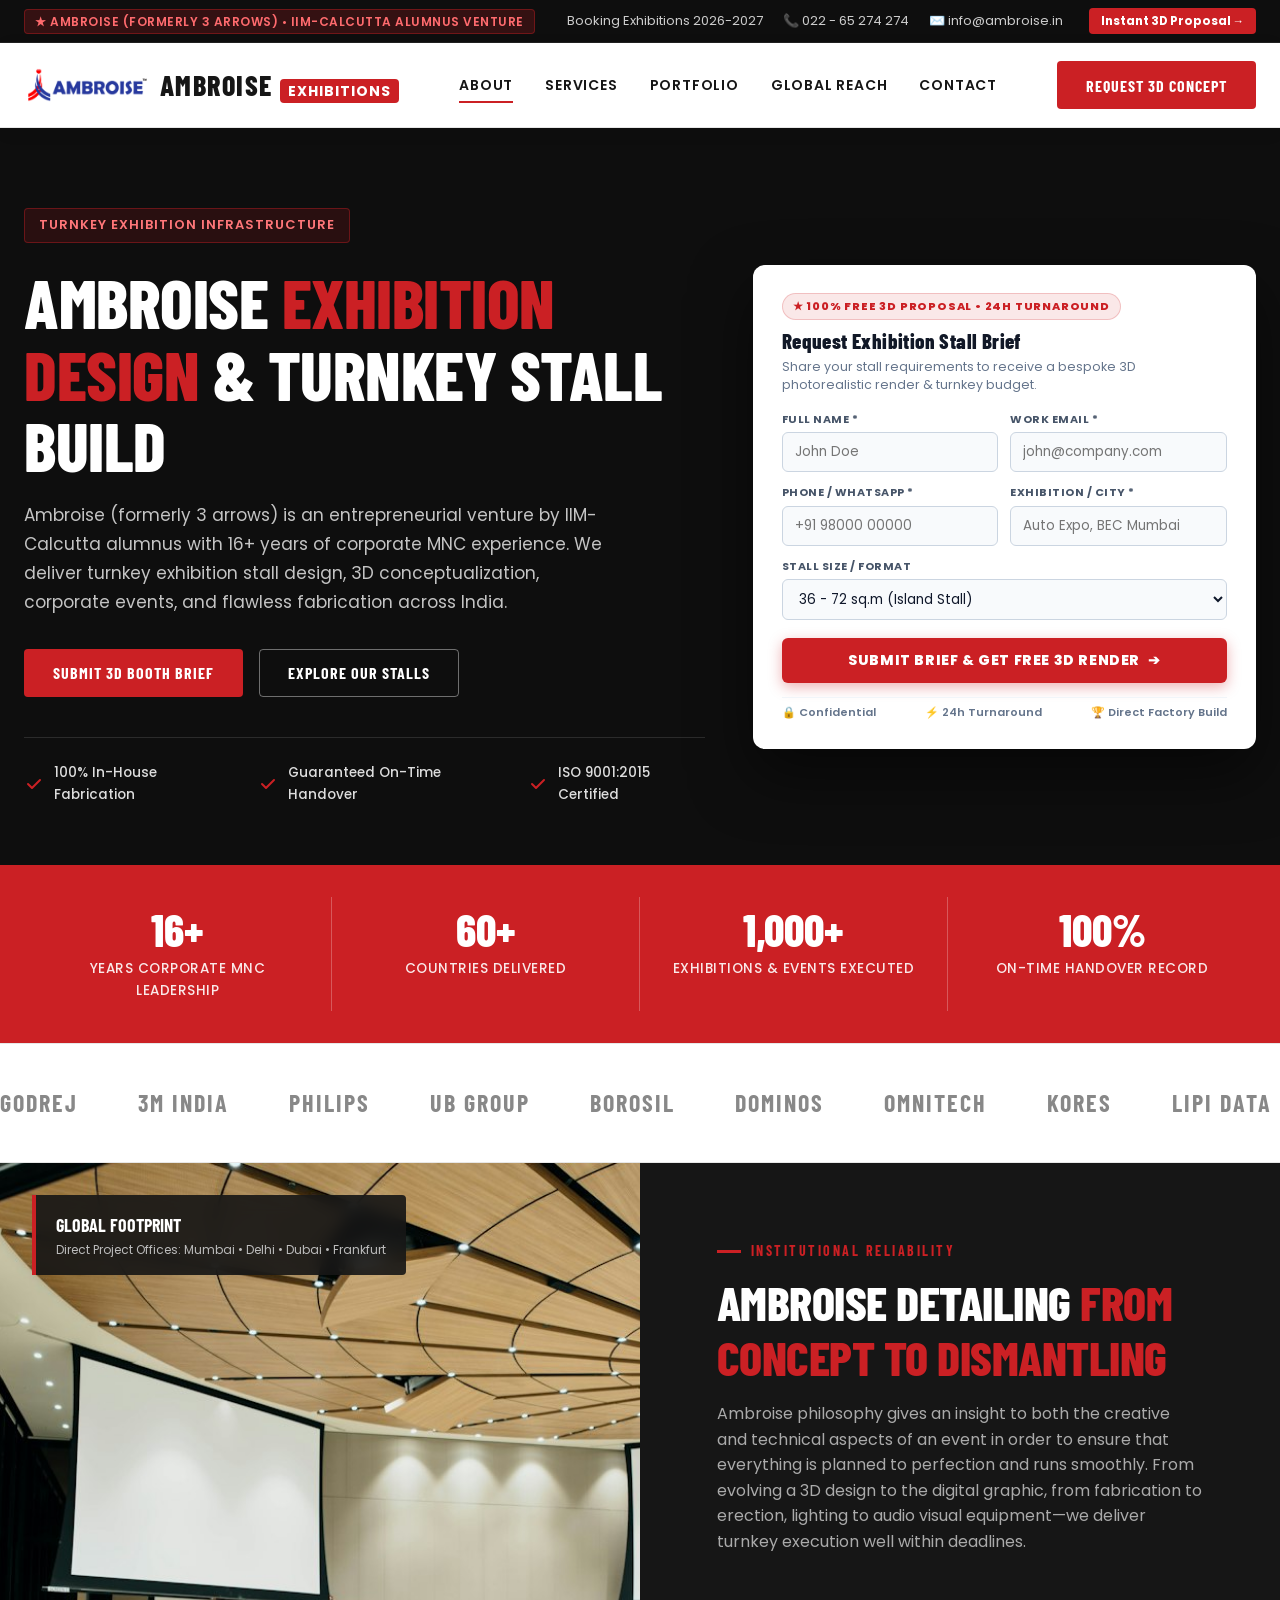
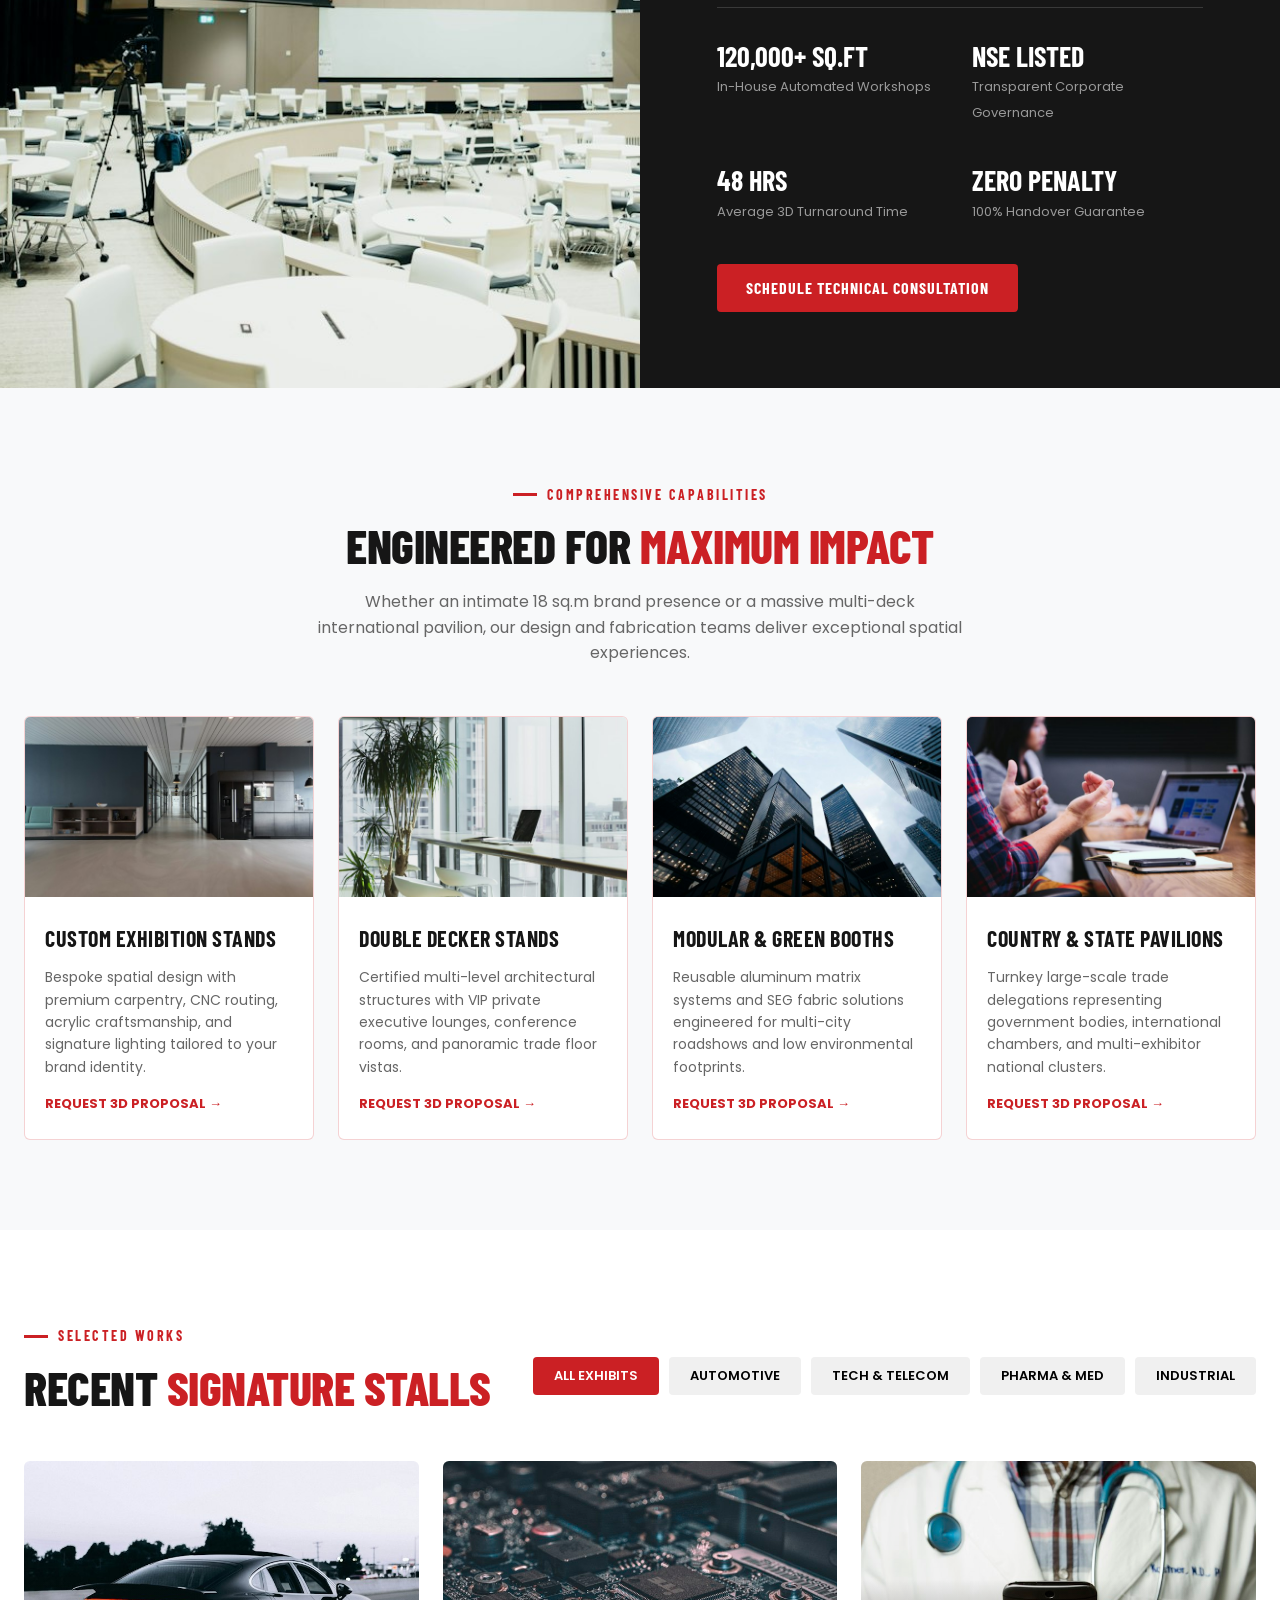
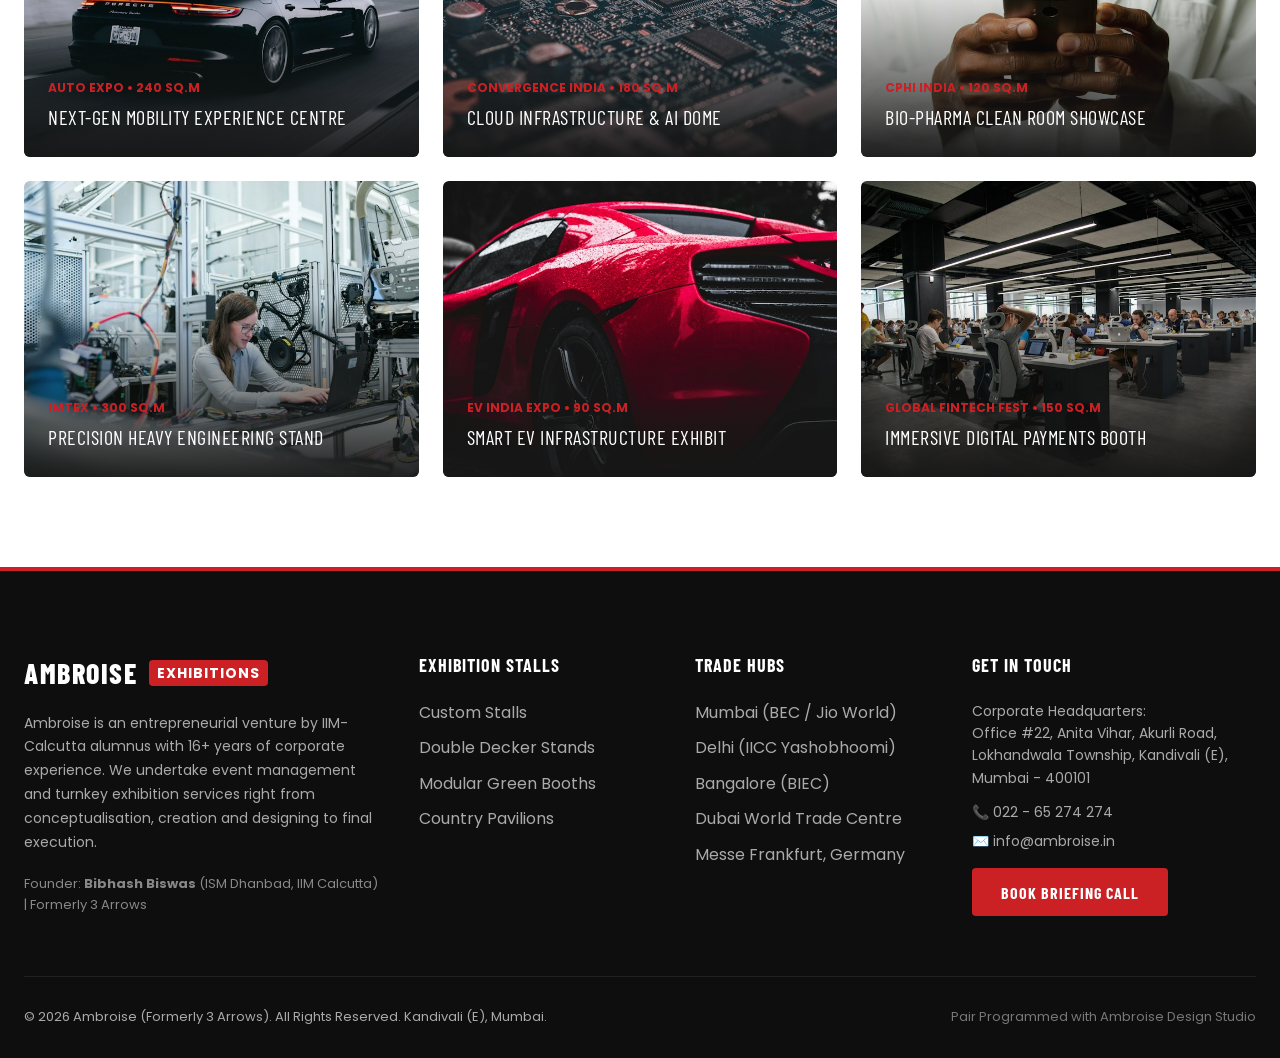
<file: thepropshopindia/index.html>
<!DOCTYPE html>
<html lang="en">
<head>
  <script>
    (function() {
      if (location.protocol !== 'file:') {
        var m = location.pathname.match(/\/(thepropshopindia|experiencesol|inoways|showcase)(\/|$)/);
        if (m) {
          document.write('<base href="/' + m[1] + '/">');
        }
      }
    })();
  </script>
  <meta charset="UTF-8">
  <meta name="viewport" content="width=device-width, initial-scale=1.0">
  <title>Ambroise India • Turnkey Exhibition Stand Design & Corporate Events</title>
  <meta name="description" content="India's leading pure-play exhibition stand design & build company. Turnkey custom exhibition stalls across 60+ countries.">
  <style id="embedded-site-styles">
/* ==========================================================================
   Theme Name: Ambroise India - Modern Corporate Exhibition Theme
   Theme URI: http://ambroise.in
   Author: Ambroise (Formerly 3 Arrows)
   Author URI: http://ambroise.in
   Description: Ambroise (formerly 3 arrows) - Inspired by The Prop Shop
   Version: 1.0.0
   ========================================================================== */

@import url('https://fonts.googleapis.com/css2?family=Barlow+Condensed:wght@600;700;800&family=Poppins:wght@300;400;500;600;700&display=swap');

:root {
  --red: #cb2024;
  --red-hover: #a81a1d;
  --red-light: rgba(203, 32, 36, 0.08);
  --red-glow: rgba(203, 32, 36, 0.25);
  --ink: #161616;
  --ink-deep: #0e0e0e;
  --ink-card: #202020;
  --text-dark: #1b1b1b;
  --text-muted: #666666;
  --text-light: #a3a3a3;
  --border: rgba(22, 22, 22, 0.1);
  --border-dark: rgba(255, 255, 255, 0.12);
  --bg-light: #f8f9fa;
  --white: #ffffff;
  --font-heading: 'Barlow Condensed', sans-serif;
  --font-body: 'Poppins', sans-serif;
  --container-width: 1280px;
  --transition: all 0.3s cubic-bezier(0.25, 0.8, 0.25, 1);
}

*, *::before, *::after {
  box-sizing: border-box;
  margin: 0;
  padding: 0;
}

html {
  scroll-behavior: smooth;
  font-size: 16px;
}

body {
  font-family: var(--font-body);
  color: var(--text-dark);
  background-color: var(--white);
  line-height: 1.6;
  -webkit-font-smoothing: antialiased;
  overflow-x: hidden;
}

img {
  max-width: 100%;
  height: auto;
  display: block;
}

a {
  text-decoration: none;
  color: inherit;
  transition: var(--transition);
}

ul {
  list-style: none;
}

button, input, select, textarea {
  font-family: inherit;
  outline: none;
}

.container {
  width: 100%;
  max-width: var(--container-width);
  margin: 0 auto;
  padding: 0 24px;
}

/* ==========================================================================
   Header & Navigation
   ========================================================================== */
.top-notice {
  background: var(--ink-deep);
  color: #fff;
  font-size: 13px;
  padding: 8px 0;
  border-bottom: 1px solid rgba(255,255,255,0.08);
}

.top-notice-inner {
  display: flex;
  justify-content: space-between;
  align-items: center;
  flex-wrap: wrap;
  gap: 12px;
}

.nse-badge {
  display: inline-flex;
  align-items: center;
  gap: 8px;
  background: rgba(203, 32, 36, 0.2);
  color: #ff6b6e;
  border: 1px solid rgba(203, 32, 36, 0.4);
  padding: 2px 10px;
  border-radius: 4px;
  font-weight: 600;
  font-size: 12px;
  letter-spacing: 0.5px;
}

.top-contact {
  display: flex;
  align-items: center;
  gap: 20px;
  color: #ccc;
}

.top-contact a:hover {
  color: #fff;
}

.site-header {
  position: sticky;
  top: 0;
  background: rgba(255, 255, 255, 0.98);
  backdrop-filter: blur(10px);
  z-index: 1000;
  border-bottom: 1px solid var(--border);
  box-shadow: 0 4px 20px rgba(0,0,0,0.04);
  transition: var(--transition);
}

.header-inner {
  display: flex;
  align-items: center;
  justify-content: space-between;
  height: 84px;
}

.logo {
  display: flex;
  align-items: center;
  gap: 12px;
  font-family: var(--font-heading);
  font-size: 28px;
  font-weight: 800;
  letter-spacing: 1.5px;
  text-transform: uppercase;
  color: var(--ink);
}

.logo-badge {
  background: var(--red);
  color: #fff;
  padding: 2px 8px;
  border-radius: 4px;
  font-size: 14px;
  font-family: var(--font-body);
  font-weight: 700;
  letter-spacing: 1px;
}

.main-nav {
  display: flex;
  align-items: center;
  gap: 32px;
}

.nav-link {
  font-size: 14px;
  font-weight: 600;
  text-transform: uppercase;
  letter-spacing: 0.8px;
  color: var(--ink);
  position: relative;
  padding: 6px 0;
}

.nav-link::after {
  content: '';
  position: absolute;
  bottom: 0;
  left: 0;
  width: 0;
  height: 2px;
  background: var(--red);
  transition: var(--transition);
}

.nav-link:hover::after,
.nav-link.active::after {
  width: 100%;
}

.nav-link:hover {
  color: var(--red);
}

.header-actions {
  display: flex;
  align-items: center;
  gap: 16px;
}

.mobile-toggle {
  display: none;
  background: none;
  border: none;
  font-size: 24px;
  cursor: pointer;
  color: var(--ink);
}

/* ==========================================================================
   Buttons & Badges
   ========================================================================== */
.btn {
  display: inline-flex;
  align-items: center;
  justify-content: center;
  gap: 10px;
  height: 48px;
  padding: 0 28px;
  border-radius: 4px;
  font-family: var(--font-heading);
  font-size: 16px;
  font-weight: 700;
  letter-spacing: 1px;
  text-transform: uppercase;
  border: 1.5px solid transparent;
  cursor: pointer;
  transition: var(--transition);
  white-space: nowrap;
}

.btn-red {
  background: var(--red);
  color: var(--white);
}

.btn-red:hover {
  background: var(--red-hover);
  box-shadow: 0 8px 24px var(--red-glow);
  transform: translateY(-2px);
}

.btn-dark {
  background: var(--ink);
  color: var(--white);
}

.btn-dark:hover {
  background: #2a2a2a;
  transform: translateY(-2px);
}

.btn-outline {
  border-color: rgba(255, 255, 255, 0.4);
  color: var(--white);
  background: transparent;
}

.btn-outline:hover {
  background: var(--white);
  color: var(--ink);
  border-color: var(--white);
}

.btn-outline-dark {
  border-color: var(--ink);
  color: var(--ink);
  background: transparent;
}

.btn-outline-dark:hover {
  background: var(--ink);
  color: var(--white);
}

.section-label {
  display: inline-flex;
  align-items: center;
  gap: 10px;
  font-family: var(--font-heading);
  font-size: 14px;
  font-weight: 700;
  letter-spacing: 2.5px;
  text-transform: uppercase;
  color: var(--red);
  margin-bottom: 12px;
}

.section-label::before {
  content: '';
  width: 24px;
  height: 3px;
  background: var(--red);
}

.section-title {
  font-family: var(--font-heading);
  font-size: clamp(32px, 4vw, 48px);
  font-weight: 800;
  text-transform: uppercase;
  letter-spacing: -0.5px;
  line-height: 1.15;
  color: var(--ink);
  margin-bottom: 16px;
}

.section-title em {
  font-style: normal;
  color: var(--red);
}

.section-subtitle {
  font-size: 16px;
  color: var(--text-muted);
  max-width: 650px;
  margin-bottom: 36px;
}

/* ==========================================================================
   Hero Section
   ========================================================================== */
.hero-section {
  position: relative;
  background: var(--ink-deep);
  color: var(--white);
  overflow: hidden;
  padding: 80px 0 60px;
}

.hero-grid {
  display: grid;
  grid-template-columns: 1.15fr 0.85fr;
  gap: 48px;
  align-items: center;
}

.hero-content {
  z-index: 2;
}

.hero-tag {
  display: inline-flex;
  align-items: center;
  gap: 8px;
  background: rgba(203, 32, 36, 0.15);
  border: 1px solid rgba(203, 32, 36, 0.4);
  color: #ff7679;
  padding: 6px 14px;
  border-radius: 4px;
  font-size: 13px;
  font-weight: 600;
  text-transform: uppercase;
  letter-spacing: 1px;
  margin-bottom: 24px;
}

.hero-title {
  font-family: var(--font-heading);
  font-size: clamp(40px, 5.5vw, 68px);
  font-weight: 800;
  line-height: 1.05;
  text-transform: uppercase;
  letter-spacing: -0.5px;
  margin-bottom: 20px;
}

.hero-title span {
  color: var(--red);
}

.hero-desc {
  font-size: 17px;
  line-height: 1.7;
  color: #c4c4c4;
  margin-bottom: 32px;
  max-width: 580px;
}

.hero-actions {
  display: flex;
  gap: 16px;
  flex-wrap: wrap;
  margin-bottom: 40px;
}

.hero-features {
  display: flex;
  gap: 28px;
  border-top: 1px solid rgba(255,255,255,0.12);
  padding-top: 24px;
}

.hero-feat-item {
  display: flex;
  align-items: center;
  gap: 10px;
  font-size: 13.5px;
  font-weight: 500;
  color: #ddd;
}

.hero-feat-item svg {
  color: var(--red);
  flex-shrink: 0;
}

.hero-visual {
  position: relative;
  z-index: 2;
}

.hero-slider-wrap {
  position: relative;
  border-radius: 8px;
  overflow: hidden;
  box-shadow: 0 20px 50px rgba(0,0,0,0.6);
  border: 1px solid rgba(255,255,255,0.15);
}

.hero-slide {
  position: relative;
  aspect-ratio: 16 / 11;
  background: #111;
}

.hero-slide img {
  width: 100%;
  height: 100%;
  object-fit: cover;
  transition: transform 0.6s ease;
}

.hero-slide:hover img {
  transform: scale(1.03);
}

.hero-slide-overlay {
  position: absolute;
  inset: 0;
  background: linear-gradient(180deg, transparent 50%, rgba(0,0,0,0.85) 100%);
  display: flex;
  flex-direction: column;
  justify-content: flex-end;
  padding: 24px;
}

.hero-slide-badge {
  background: var(--red);
  color: #fff;
  align-self: flex-start;
  padding: 4px 10px;
  border-radius: 3px;
  font-size: 12px;
  font-weight: 700;
  text-transform: uppercase;
  margin-bottom: 8px;
}

.hero-slide-caption {
  font-size: 18px;
  font-weight: 700;
  font-family: var(--font-heading);
  letter-spacing: 0.5px;
  text-transform: uppercase;
}

/* ==========================================================================
   Hero Lead CTA Form Card
   ========================================================================== */
.hero-lead-card {
  background: #ffffff;
  color: #111827;
  border-radius: 12px;
  padding: 26px 28px;
  box-shadow: 0 25px 60px rgba(0,0,0,0.5);
  border: 1px solid rgba(255,255,255,0.25);
  position: relative;
  z-index: 5;
}

.hero-lead-card-head {
  margin-bottom: 16px;
  text-align: left;
}

.lead-card-badge {
  display: inline-block;
  background: rgba(203, 32, 36, 0.1);
  color: #cb2024;
  font-size: 11px;
  font-weight: 800;
  text-transform: uppercase;
  letter-spacing: 0.8px;
  padding: 4px 10px;
  border-radius: 999px;
  margin-bottom: 8px;
  border: 1px solid rgba(203, 32, 36, 0.2);
}

.lead-card-title {
  font-family: var(--font-heading);
  font-size: 21px;
  font-weight: 800;
  color: #111827;
  margin-bottom: 4px;
  letter-spacing: 0.4px;
  line-height: 1.25;
}

.lead-card-sub {
  font-size: 12.5px;
  color: #64748b;
  line-height: 1.45;
  margin: 0;
}

.hero-lead-form {
  display: flex;
  flex-direction: column;
  gap: 12px;
}

.hero-form-row {
  display: grid;
  grid-template-columns: 1fr 1fr;
  gap: 12px;
}

.hero-form-row.single {
  grid-template-columns: 1fr;
}

.hero-field {
  display: flex;
  flex-direction: column;
  gap: 4px;
  text-align: left;
}

.hero-field label {
  font-size: 11px;
  font-weight: 700;
  text-transform: uppercase;
  color: #475569;
  letter-spacing: 0.5px;
}

.hero-field input,
.hero-field select {
  width: 100%;
  padding: 9px 12px;
  font-size: 13.5px;
  border: 1px solid #cbd5e1;
  border-radius: 6px;
  background: #f8fafc;
  color: #0f172a;
  transition: all 0.2s ease;
  font-family: inherit;
}

.hero-field input:focus,
.hero-field select:focus {
  outline: none;
  border-color: #cb2024;
  background: #ffffff;
  box-shadow: 0 0 0 3px rgba(203, 32, 36, 0.15);
}

.hero-form-submit-btn {
  background: #cb2024;
  color: #ffffff;
  border: none;
  padding: 12px 18px;
  border-radius: 6px;
  font-size: 14px;
  font-weight: 800;
  text-transform: uppercase;
  letter-spacing: 0.6px;
  cursor: pointer;
  display: flex;
  align-items: center;
  justify-content: center;
  gap: 8px;
  margin-top: 6px;
  transition: all 0.2s ease;
  box-shadow: 0 4px 14px rgba(203, 32, 36, 0.35);
}

.hero-form-submit-btn:hover {
  background: #a9171b;
  transform: translateY(-1px);
  box-shadow: 0 6px 18px rgba(203, 32, 36, 0.45);
}

.hero-form-trust {
  display: flex;
  justify-content: space-between;
  font-size: 11px;
  color: #64748b;
  font-weight: 600;
  margin-top: 2px;
  padding-top: 6px;
  border-top: 1px solid #f1f5f9;
}

.hero-form-success {
  text-align: center;
  padding: 24px 16px;
}

.hero-form-success .success-icon {
  width: 48px;
  height: 48px;
  background: #22c55e;
  color: #ffffff;
  font-size: 24px;
  font-weight: 800;
  display: flex;
  align-items: center;
  justify-content: center;
  border-radius: 50%;
  margin: 0 auto 14px;
}

.hero-form-success h4 {
  font-size: 19px;
  color: #0f172a;
  margin-bottom: 8px;
}

.hero-form-success p {
  font-size: 13px;
  color: #475569;
  line-height: 1.5;
  margin-bottom: 14px;
}

.hero-form-success .ref-badge {
  display: inline-block;
  background: #f1f5f9;
  color: #0f172a;
  padding: 6px 14px;
  border-radius: 6px;
  font-weight: 700;
  font-size: 12.5px;
  border: 1px solid #e2e8f0;
}

@media (max-width: 640px) {
  .hero-form-row {
    grid-template-columns: 1fr;
  }
}

/* ==========================================================================
   KPI Stats Bar (Propshop Red Bar)
   ========================================================================== */
.stats-bar {
  background: var(--red);
  color: var(--white);
  padding: 32px 0;
}

.stats-grid {
  display: grid;
  grid-template-columns: repeat(4, 1fr);
  text-align: center;
}

.stat-item {
  padding: 10px 24px;
  border-right: 1px solid rgba(255, 255, 255, 0.25);
}

.stat-item:last-child {
  border-right: none;
}

.stat-num {
  font-family: var(--font-heading);
  font-size: clamp(36px, 3.5vw, 48px);
  font-weight: 800;
  line-height: 1;
  margin-bottom: 6px;
}

.stat-label {
  font-size: 13.5px;
  font-weight: 500;
  color: rgba(255, 255, 255, 0.9);
  text-transform: uppercase;
  letter-spacing: 0.5px;
}

/* ==========================================================================
   NSE Split Section
   ========================================================================== */
.nse-split {
  display: grid;
  grid-template-columns: 1fr 1fr;
  background: var(--ink);
  color: var(--white);
}

.nse-visual {
  position: relative;
  min-height: 520px;
}

.nse-visual img {
  width: 100%;
  height: 100%;
  object-fit: cover;
}

.nse-tag-card {
  position: absolute;
  top: 32px;
  left: 32px;
  background: rgba(22, 22, 22, 0.9);
  border-left: 4px solid var(--red);
  padding: 16px 20px;
  backdrop-filter: blur(8px);
  border-radius: 0 4px 4px 0;
}

.nse-tag-card h4 {
  font-family: var(--font-heading);
  font-size: 18px;
  text-transform: uppercase;
  color: #fff;
}

.nse-tag-card p {
  font-size: 12px;
  color: #bbb;
}

.nse-text {
  padding: clamp(40px, 6vw, 80px);
  display: flex;
  flex-direction: column;
  justify-content: center;
}

.nse-kpi-grid {
  display: grid;
  grid-template-columns: 1fr 1fr;
  gap: 24px;
  margin: 32px 0;
  border-top: 1px solid rgba(255,255,255,0.15);
  padding-top: 24px;
}

.nse-kpi-box {
  padding: 8px 0;
}

.nse-kpi-box strong {
  display: block;
  font-family: var(--font-heading);
  font-size: 28px;
  color: #fff;
  line-height: 1.2;
}

.nse-kpi-box span {
  font-size: 13px;
  color: #999;
}

/* ==========================================================================
   Services Section
   ========================================================================== */
.services-section {
  padding: 90px 0;
  background: var(--bg-light);
}

.services-grid {
  display: grid;
  grid-template-columns: repeat(4, 1fr);
  gap: 24px;
}

.service-card {
  background: var(--white);
  border: 1px solid rgba(203, 32, 36, 0.2);
  border-radius: 6px;
  overflow: hidden;
  transition: var(--transition);
  display: flex;
  flex-direction: column;
}

.service-card:hover {
  transform: translateY(-8px);
  box-shadow: 0 16px 36px rgba(0,0,0,0.08);
  border-color: var(--red);
}

.service-thumb {
  aspect-ratio: 16 / 10;
  overflow: hidden;
  position: relative;
}

.service-thumb img {
  width: 100%;
  height: 100%;
  object-fit: cover;
  transition: transform 0.5s ease;
}

.service-card:hover .service-thumb img {
  transform: scale(1.08);
}

.service-body {
  padding: 24px 20px;
  flex: 1;
  display: flex;
  flex-direction: column;
}

.service-body h3 {
  font-family: var(--font-heading);
  font-size: 22px;
  text-transform: uppercase;
  letter-spacing: 0.5px;
  margin-bottom: 10px;
  color: var(--ink);
}

.service-body p {
  font-size: 14px;
  color: var(--text-muted);
  line-height: 1.6;
  margin-bottom: 16px;
  flex: 1;
}

.service-link {
  font-size: 13px;
  font-weight: 700;
  text-transform: uppercase;
  color: var(--red);
  display: inline-flex;
  align-items: center;
  gap: 6px;
}

.service-link:hover {
  gap: 10px;
}

/* ==========================================================================
   Interactive Calculator Section
   ========================================================================== */
.calculator-section {
  padding: 90px 0;
  background: var(--ink);
  color: var(--white);
}

.calc-wrapper {
  background: #202020;
  border-radius: 8px;
  border: 1px solid rgba(255,255,255,0.1);
  padding: clamp(24px, 4vw, 48px);
  display: grid;
  grid-template-columns: 1.2fr 0.8fr;
  gap: 40px;
}

.calc-form-group {
  margin-bottom: 24px;
}

.calc-label {
  display: block;
  font-size: 14px;
  font-weight: 600;
  margin-bottom: 10px;
  color: #ddd;
}

.calc-pills {
  display: flex;
  flex-wrap: wrap;
  gap: 10px;
}

.calc-pill {
  padding: 10px 18px;
  border-radius: 4px;
  background: #2c2c2c;
  border: 1px solid #444;
  color: #fff;
  font-size: 13.5px;
  font-weight: 500;
  cursor: pointer;
  transition: var(--transition);
}

.calc-pill.active, .calc-pill:hover {
  background: var(--red);
  border-color: var(--red);
}

.calc-range {
  width: 100%;
  accent-color: var(--red);
  height: 6px;
  border-radius: 3px;
  cursor: pointer;
}

.calc-range-val {
  display: flex;
  justify-content: space-between;
  margin-top: 8px;
  font-size: 14px;
  color: #aaa;
}

.calc-result-box {
  background: #181818;
  border: 1px solid rgba(203, 32, 36, 0.4);
  border-radius: 6px;
  padding: 32px;
  display: flex;
  flex-direction: column;
  justify-content: center;
  text-align: center;
}

.calc-est-title {
  font-size: 14px;
  text-transform: uppercase;
  letter-spacing: 1px;
  color: #aaa;
  margin-bottom: 8px;
}

.calc-est-price {
  font-family: var(--font-heading);
  font-size: 44px;
  font-weight: 800;
  color: var(--red);
  line-height: 1.1;
  margin-bottom: 8px;
}

.calc-est-notes {
  font-size: 13px;
  color: #888;
  margin-bottom: 24px;
}

/* ==========================================================================
   Portfolio Section
   ========================================================================== */
.portfolio-section {
  padding: 90px 0;
}

.portfolio-filter {
  display: flex;
  flex-wrap: wrap;
  gap: 10px;
  margin-bottom: 36px;
}

.filter-btn {
  padding: 8px 20px;
  border-radius: 4px;
  background: #f0f0f0;
  border: 1px solid transparent;
  font-size: 13px;
  font-weight: 600;
  text-transform: uppercase;
  cursor: pointer;
  transition: var(--transition);
}

.filter-btn.active, .filter-btn:hover {
  background: var(--red);
  color: #fff;
}

.portfolio-grid {
  display: grid;
  grid-template-columns: repeat(3, 1fr);
  gap: 24px;
}

.portfolio-card {
  position: relative;
  border-radius: 6px;
  overflow: hidden;
  background: #111;
  aspect-ratio: 4 / 3;
}

.portfolio-card img {
  width: 100%;
  height: 100%;
  object-fit: cover;
  transition: transform 0.6s ease;
}

.portfolio-card:hover img {
  transform: scale(1.08);
}

.portfolio-info {
  position: absolute;
  inset: 0;
  background: linear-gradient(180deg, transparent 40%, rgba(22, 22, 22, 0.95) 100%);
  display: flex;
  flex-direction: column;
  justify-content: flex-end;
  padding: 24px;
  color: #fff;
}

.portfolio-category {
  font-size: 12px;
  text-transform: uppercase;
  color: var(--red);
  font-weight: 700;
  margin-bottom: 4px;
}

.portfolio-title {
  font-family: var(--font-heading);
  font-size: 20px;
  text-transform: uppercase;
  letter-spacing: 0.5px;
}

/* ==========================================================================
   Client Marquee
   ========================================================================== */
.marquee-section {
  padding: 40px 0;
  border-top: 1px solid var(--border);
  border-bottom: 1px solid var(--border);
  background: #fff;
  overflow: hidden;
}

.marquee-track {
  display: flex;
  gap: 60px;
  width: max-content;
  animation: marquee 30s linear infinite;
  align-items: center;
}

.client-logo {
  font-family: var(--font-heading);
  font-size: 24px;
  font-weight: 700;
  color: #888;
  text-transform: uppercase;
  letter-spacing: 2px;
  white-space: nowrap;
}

@keyframes marquee {
  0% { transform: translateX(0); }
  100% { transform: translateX(-50%); }
}

/* ==========================================================================
   Footer
   ========================================================================== */
.site-footer {
  background: var(--ink-deep);
  color: #aaa;
  padding: 80px 0 30px;
  border-top: 4px solid var(--red);
}

.footer-grid {
  display: grid;
  grid-template-columns: 1.5fr 1fr 1fr 1.2fr;
  gap: 40px;
  margin-bottom: 60px;
}

.footer-col h4 {
  color: #fff;
  font-family: var(--font-heading);
  font-size: 18px;
  text-transform: uppercase;
  letter-spacing: 1px;
  margin-bottom: 20px;
}

.footer-links li {
  margin-bottom: 10px;
}

.footer-links a:hover {
  color: var(--red);
  padding-left: 4px;
}

.footer-bottom {
  border-top: 1px solid rgba(255,255,255,0.08);
  padding-top: 30px;
  display: flex;
  justify-content: space-between;
  align-items: center;
  font-size: 13px;
  flex-wrap: wrap;
  gap: 16px;
}

/* ==========================================================================
   Modal Dialog
   ========================================================================== */
.modal-overlay {
  position: fixed;
  inset: 0;
  background: rgba(0,0,0,0.8);
  backdrop-filter: blur(4px);
  z-index: 2000;
  display: none;
  align-items: center;
  justify-content: center;
  padding: 20px;
}

.modal-overlay.active {
  display: flex;
}

.modal-content {
  background: #fff;
  width: 100%;
  max-width: 580px;
  border-radius: 8px;
  padding: 36px;
  position: relative;
  box-shadow: 0 24px 60px rgba(0,0,0,0.3);
}

.modal-close {
  position: absolute;
  top: 16px;
  right: 16px;
  background: none;
  border: none;
  font-size: 24px;
  cursor: pointer;
  color: #666;
}

/* ==========================================================================
   Responsive Breakpoints
   ========================================================================== */
@media (max-width: 1024px) {
  .hero-grid {
    grid-template-columns: 1fr;
  }
  .services-grid {
    grid-template-columns: repeat(2, 1fr);
  }
  .portfolio-grid {
    grid-template-columns: repeat(2, 1fr);
  }
  .nse-split {
    grid-template-columns: 1fr;
  }
  .calc-wrapper {
    grid-template-columns: 1fr;
  }
  .footer-grid {
    grid-template-columns: repeat(2, 1fr);
  }
}

@media (max-width: 768px) {
  .main-nav {
    display: none;
  }
  .mobile-toggle {
    display: block;
  }
  .stats-grid {
    grid-template-columns: repeat(2, 1fr);
    row-gap: 24px;
  }
  .stat-item {
    border-right: none;
  }
  .services-grid {
    grid-template-columns: 1fr;
  }
  .portfolio-grid {
    grid-template-columns: 1fr;
  }
  .footer-grid {
    grid-template-columns: 1fr;
  }
}

</style>
  <link rel="stylesheet" href="css/style.css">
  <link rel="icon" href="data:image/svg+xml,<svg xmlns=%22http://www.w3.org/2000/svg%22 viewBox=%220 0 100 100%22><text y=%22.9em%22 font-size=%2290%22>🎪</text></svg>">
</head>
<body>

  <!-- Top Announcement Bar -->
  <div class="top-notice">
    <div class="container top-notice-inner">
      <div class="nse-badge">
        <span>★ AMBROISE (FORMERLY 3 ARROWS) • IIM-CALCUTTA ALUMNUS VENTURE</span>
      </div>
      <div class="top-contact">
        <span>Booking Exhibitions 2026-2027</span>
        <a href="tel:+912265274274">📞 022 - 65 274 274</a>
        <a href="mailto:info@ambroise.in">✉️ info@ambroise.in</a>
        <a href="#heroForm" class="top-cta-pill" style="background: #cb2024; color: #fff; padding: 4px 12px; border-radius: 4px; font-weight: 700; text-decoration: none; font-size: 11.5px; margin-left: 6px;">Instant 3D Proposal &rarr;</a>
      </div>
    </div>
  </div>

  <!-- Main Site Header -->
  <header class="site-header">
    <div class="container header-inner">
      <a href="index.html" class="logo" style="display:flex; align-items:center; gap:10px;">
        <img src="images/ambroise-logo.png" alt="Ambroise" style="height:34px; vertical-align:middle;">
        <span>AMBROISE <span class="logo-badge">EXHIBITIONS</span></span>
      </a>

      <nav class="main-nav">
        <a href="#about" class="nav-link active">About</a>
        <a href="#services" class="nav-link">Services</a>
        <a href="#portfolio" class="nav-link">Portfolio</a>
        <a href="#global" class="nav-link">Global Reach</a>
        <a href="#contact" class="nav-link">Contact</a>
      </nav>

      <div class="header-actions">
        <a href="#heroForm" class="btn btn-red">Request 3D Concept</a>
        <button class="mobile-toggle" aria-label="Toggle menu">☰</button>
      </div>
    </div>
  </header>

  <!-- Hero Section -->
  <section class="hero-section" id="about">
    <div class="container">
      <div class="hero-grid">
        <div class="hero-content">
          <div class="hero-tag">Turnkey Exhibition Infrastructure</div>
          <h1 class="hero-title">AMBROISE <span>EXHIBITION DESIGN</span> &amp; TURNKEY STALL BUILD</h1>
          <p class="hero-desc">Ambroise (formerly 3 arrows) is an entrepreneurial venture by IIM-Calcutta alumnus with 16+ years of corporate MNC experience. We deliver turnkey exhibition stall design, 3D conceptualization, corporate events, and flawless fabrication across India.</p>
          <div class="hero-actions">
            <a href="#heroForm" class="btn btn-red">Submit 3D Booth Brief</a>
            <a href="#portfolio" class="btn btn-outline">Explore Our Stalls</a>
          </div>

          <div class="hero-features">
            <div class="hero-feat-item">
              <svg width="20" height="20" fill="currentColor" viewBox="0 0 20 20"><path d="M16.707 5.293a1 1 0 010 1.414l-8 8a1 1 0 01-1.414 0l-4-4a1 1 0 011.414-1.414L8 12.586l7.293-7.293a1 1 0 011.414 0z"/></svg>
              <span>100% In-House Fabrication</span>
            </div>
            <div class="hero-feat-item">
              <svg width="20" height="20" fill="currentColor" viewBox="0 0 20 20"><path d="M16.707 5.293a1 1 0 010 1.414l-8 8a1 1 0 01-1.414 0l-4-4a1 1 0 011.414-1.414L8 12.586l7.293-7.293a1 1 0 011.414 0z"/></svg>
              <span>Guaranteed On-Time Handover</span>
            </div>
            <div class="hero-feat-item">
              <svg width="20" height="20" fill="currentColor" viewBox="0 0 20 20"><path d="M16.707 5.293a1 1 0 010 1.414l-8 8a1 1 0 01-1.414 0l-4-4a1 1 0 011.414-1.414L8 12.586l7.293-7.293a1 1 0 011.414 0z"/></svg>
              <span>ISO 9001:2015 Certified</span>
            </div>
          </div>
        </div>

        <div class="hero-visual">
          <div class="hero-lead-card" id="heroForm">
            <div class="hero-lead-card-head">
              <div class="lead-card-badge">★ 100% Free 3D Proposal • 24h Turnaround</div>
              <h3 class="lead-card-title">Request Exhibition Stall Brief</h3>
              <p class="lead-card-sub">Share your stall requirements to receive a bespoke 3D photorealistic render & turnkey budget.</p>
            </div>
            
            <form class="hero-lead-form" onsubmit="handleHeroFormSubmit(event, 'The Prop Shop India')">
              <div class="hero-form-row">
                <div class="hero-field">
                  <label>Full Name *</label>
                  <input type="text" name="name" required placeholder="John Doe">
                </div>
                <div class="hero-field">
                  <label>Work Email *</label>
                  <input type="email" name="email" required placeholder="john@company.com">
                </div>
              </div>

              <div class="hero-form-row">
                <div class="hero-field">
                  <label>Phone / WhatsApp *</label>
                  <input type="tel" name="phone" required placeholder="+91 98000 00000">
                </div>
                <div class="hero-field">
                  <label>Exhibition / City *</label>
                  <input type="text" name="exhibition" required placeholder="Auto Expo, BEC Mumbai">
                </div>
              </div>

              <div class="hero-form-row single">
                <div class="hero-field">
                  <label>Stall Size / Format</label>
                  <select name="stall_size">
                    <option value="18-36 sqm">18 - 36 sq.m (Linear / Corner)</option>
                    <option value="36-72 sqm" selected>36 - 72 sq.m (Island Stall)</option>
                    <option value="72-120 sqm">72 - 120 sq.m (Grand Island)</option>
                    <option value="120+ sqm">120+ sq.m (Double Decker Pavilion)</option>
                  </select>
                </div>
              </div>

              <button type="submit" class="hero-form-submit-btn">
                <span>Submit Brief &amp; Get Free 3D Render</span>
                <span class="btn-arr">➔</span>
              </button>

              <div class="hero-form-trust">
                <span>🔒 Confidential</span>
                <span>⚡ 24h Turnaround</span>
                <span>🏆 Direct Factory Build</span>
              </div>
            </form>

            <div class="hero-form-success" style="display: none;">
              <div class="success-icon">✓</div>
              <h4>Brief Submitted Successfully!</h4>
              <p>Thank you, <strong class="user-submitted-name">Client</strong>! Our Senior Exhibition Architect will connect with you within 24 hours with your custom 3D concept.</p>
              <div class="ref-badge">Inquiry ID: <span class="lead-ref-id">AMB-8492</span></div>
            </div>
          </div>
        </div>
      </div>
    </div>
  </section>

  <!-- Red KPI Stats Bar -->
  <section class="stats-bar">
    <div class="container">
      <div class="stats-grid">
        <div class="stat-item">
          <div class="stat-num">16+</div>
          <div class="stat-label">Years Corporate MNC Leadership</div>
        </div>
        <div class="stat-item">
          <div class="stat-num">60+</div>
          <div class="stat-label">Countries Delivered</div>
        </div>
        <div class="stat-item">
          <div class="stat-num">1,000+</div>
          <div class="stat-label">Exhibitions & Events Executed</div>
        </div>
        <div class="stat-item">
          <div class="stat-num">100%</div>
          <div class="stat-label">On-Time Handover Record</div>
        </div>
      </div>
    </div>
  </section>

  <!-- Client Ticker -->
  <section class="marquee-section">
    <div class="marquee-track">
      <span class="client-logo">GODREJ</span>
      <span class="client-logo">3M INDIA</span>
      <span class="client-logo">PHILIPS</span>
      <span class="client-logo">UB GROUP</span>
      <span class="client-logo">BOROSIL</span>
      <span class="client-logo">DOMINOS</span>
      <span class="client-logo">OMNITECH</span>
      <span class="client-logo">KORES</span>
      <span class="client-logo">LIPI DATA</span>
      <span class="client-logo">DOST</span>
      <span class="client-logo">GODREJ</span>
      <span class="client-logo">3M INDIA</span>
      <span class="client-logo">PHILIPS</span>
      <span class="client-logo">UB GROUP</span>
      <span class="client-logo">BOROSIL</span>
      <span class="client-logo">DOMINOS</span>
      <span class="client-logo">OMNITECH</span>
      <span class="client-logo">KORES</span>
      <span class="client-logo">LIPI DATA</span>
      <span class="client-logo">DOST</span>
    </div>
  </section>

  <!-- NSE Split Showcase Section -->
  <section class="nse-split" id="global">
    <div class="nse-visual">
      <img src="images/global.jpg" alt="International Trade Fair Installation">
      <div class="nse-tag-card">
        <h4>GLOBAL FOOTPRINT</h4>
        <p>Direct Project Offices: Mumbai • Delhi • Dubai • Frankfurt</p>
      </div>
    </div>
    <div class="nse-text">
      <div class="section-label">Institutional Reliability</div>
      <h2 class="section-title" style="color: #fff;">AMBROISE DETAILING <em>FROM CONCEPT TO DISMANTLING</em></h2>
      <p style="color: #aaa; margin-bottom: 20px;">Ambroise philosophy gives an insight to both the creative and technical aspects of an event in order to ensure that everything is planned to perfection and runs smoothly. From evolving a 3D design to the digital graphic, from fabrication to erection, lighting to audio visual equipment—we deliver turnkey execution well within deadlines.</p>
      <div class="nse-kpi-grid">
        <div class="nse-kpi-box">
          <strong>120,000+ SQ.FT</strong>
          <span>In-House Automated Workshops</span>
        </div>
        <div class="nse-kpi-box">
          <strong>NSE LISTED</strong>
          <span>Transparent Corporate Governance</span>
        </div>
        <div class="nse-kpi-box">
          <strong>48 HRS</strong>
          <span>Average 3D Turnaround Time</span>
        </div>
        <div class="nse-kpi-box">
          <strong>ZERO PENALTY</strong>
          <span>100% Handover Guarantee</span>
        </div>
      </div>
      <button class="btn btn-red open-modal" style="align-self: flex-start;">Schedule Technical Consultation</button>
    </div>
  </section>

  <!-- Services Section -->
  <section class="services-section" id="services">
    <div class="container">
      <div style="text-align: center; margin-bottom: 50px;">
        <div class="section-label" style="justify-content: center;">Comprehensive Capabilities</div>
        <h2 class="section-title">ENGINEERED FOR <em>MAXIMUM IMPACT</em></h2>
        <p class="section-subtitle" style="margin: 0 auto;">
          Whether an intimate 18 sq.m brand presence or a massive multi-deck international pavilion, our design and fabrication teams deliver exceptional spatial experiences.
        </p>
      </div>

      <div class="services-grid">
        <div class="service-card">
          <div class="service-thumb">
            <img src="images/svc-custom.jpg" alt="Custom Exhibition Stands">
          </div>
          <div class="service-body">
            <h3>Custom Exhibition Stands</h3>
            <p>Bespoke spatial design with premium carpentry, CNC routing, acrylic craftsmanship, and signature lighting tailored to your brand identity.</p>
            <a href="#" class="service-link open-modal">Request 3D Proposal &rarr;</a>
          </div>
        </div>

        <div class="service-card">
          <div class="service-thumb">
            <img src="images/svc-double.jpg" alt="Double Decker Pavilions">
          </div>
          <div class="service-body">
            <h3>Double Decker Stands</h3>
            <p>Certified multi-level architectural structures with VIP private executive lounges, conference rooms, and panoramic trade floor vistas.</p>
            <a href="#" class="service-link open-modal">Request 3D Proposal &rarr;</a>
          </div>
        </div>

        <div class="service-card">
          <div class="service-thumb">
            <img src="images/svc-modular.jpg" alt="Modular & Portable Booths">
          </div>
          <div class="service-body">
            <h3>Modular &amp; Green Booths</h3>
            <p>Reusable aluminum matrix systems and SEG fabric solutions engineered for multi-city roadshows and low environmental footprints.</p>
            <a href="#" class="service-link open-modal">Request 3D Proposal &rarr;</a>
          </div>
        </div>

        <div class="service-card">
          <div class="service-thumb">
            <img src="images/svc-country.jpg" alt="Country Pavilions">
          </div>
          <div class="service-body">
            <h3>Country &amp; State Pavilions</h3>
            <p>Turnkey large-scale trade delegations representing government bodies, international chambers, and multi-exhibitor national clusters.</p>
            <a href="#" class="service-link open-modal">Request 3D Proposal &rarr;</a>
          </div>
        </div>
      </div>
    </div>
  </section>

  <!-- Portfolio Section -->
  <section class="portfolio-section" id="portfolio">
    <div class="container">
      <div style="display: flex; justify-content: space-between; align-items: flex-end; flex-wrap: wrap; gap: 20px; margin-bottom: 30px;">
        <div>
          <div class="section-label">Selected Works</div>
          <h2 class="section-title">RECENT <em>SIGNATURE STALLS</em></h2>
        </div>
        <div class="portfolio-filter">
          <button class="filter-btn active" data-filter="all">All Exhibits</button>
          <button class="filter-btn" data-filter="auto">Automotive</button>
          <button class="filter-btn" data-filter="tech">Tech &amp; Telecom</button>
          <button class="filter-btn" data-filter="pharma">Pharma &amp; Med</button>
          <button class="filter-btn" data-filter="industrial">Industrial</button>
        </div>
      </div>

      <div class="portfolio-grid">
        <div class="portfolio-card" data-category="auto">
          <img src="images/port-auto.jpg" alt="Automotive Innovation Pavilion">
          <div class="portfolio-info">
            <div class="portfolio-category">Auto Expo • 240 sq.m</div>
            <div class="portfolio-title">Next-Gen Mobility Experience Centre</div>
          </div>
        </div>

        <div class="portfolio-card" data-category="tech">
          <img src="images/port-tech.jpg" alt="Tech Expo Stand">
          <div class="portfolio-info">
            <div class="portfolio-category">Convergence India • 180 sq.m</div>
            <div class="portfolio-title">Cloud Infrastructure &amp; AI Dome</div>
          </div>
        </div>

        <div class="portfolio-card" data-category="pharma">
          <img src="images/port-pharma.jpg" alt="Pharma Exhibition Stand">
          <div class="portfolio-info">
            <div class="portfolio-category">CPhI India • 120 sq.m</div>
            <div class="portfolio-title">Bio-Pharma Clean Room Showcase</div>
          </div>
        </div>

        <div class="portfolio-card" data-category="industrial">
          <img src="images/port-ind.jpg" alt="Industrial Machinery Stand">
          <div class="portfolio-info">
            <div class="portfolio-category">IMTEX • 300 sq.m</div>
            <div class="portfolio-title">Precision Heavy Engineering Stand</div>
          </div>
        </div>

        <div class="portfolio-card" data-category="auto">
          <img src="images/port-ev.jpg" alt="EV Charging Pavilion">
          <div class="portfolio-info">
            <div class="portfolio-category">EV India Expo • 90 sq.m</div>
            <div class="portfolio-title">Smart EV Infrastructure Exhibit</div>
          </div>
        </div>

        <div class="portfolio-card" data-category="tech">
          <img src="images/port-fintech.jpg" alt="Fintech Pavilion">
          <div class="portfolio-info">
            <div class="portfolio-category">Global Fintech Fest • 150 sq.m</div>
            <div class="portfolio-title">Immersive Digital Payments Booth</div>
          </div>
        </div>
      </div>
    </div>
  </section>

  <!-- Site Footer -->
  <footer class="site-footer" id="contact">
    <div class="container">
      <div class="footer-grid">
        <div class="footer-col">
          <div class="logo" style="color: #fff; margin-bottom: 16px;">
            AMBROISE <span class="logo-badge">EXHIBITIONS</span>
          </div>
          <p style="font-size: 14px; line-height: 1.7; margin-bottom: 20px;">
            Ambroise is an entrepreneurial venture by IIM-Calcutta alumnus with 16+ years of corporate experience. We undertake event management and turnkey exhibition services right from conceptualisation, creation and designing to final execution.
          </p>
          <div style="font-size: 13px; color: #888;">
            Founder: <strong>Bibhash Biswas</strong> (ISM Dhanbad, IIM Calcutta) | Formerly 3 Arrows
          </div>
        </div>

        <div class="footer-col">
          <h4>Exhibition Stalls</h4>
          <ul class="footer-links">
            <li><a href="#services">Custom Stalls</a></li>
            <li><a href="#services">Double Decker Stands</a></li>
            <li><a href="#services">Modular Green Booths</a></li>
            <li><a href="#services">Country Pavilions</a></li>
          </ul>
        </div>

        <div class="footer-col">
          <h4>Trade Hubs</h4>
          <ul class="footer-links">
            <li><a href="#global">Mumbai (BEC / Jio World)</a></li>
            <li><a href="#global">Delhi (IICC Yashobhoomi)</a></li>
            <li><a href="#global">Bangalore (BIEC)</a></li>
            <li><a href="#global">Dubai World Trade Centre</a></li>
            <li><a href="#global">Messe Frankfurt, Germany</a></li>
          </ul>
        </div>

        <div class="footer-col">
          <h4>Get in Touch</h4>
          <p style="font-size: 14px; margin-bottom: 12px;">Corporate Headquarters:<br>Office #22, Anita Vihar, Akurli Road, Lokhandwala Township, Kandivali (E), Mumbai - 400101</p>
          <p style="font-size: 14px; margin-bottom: 6px;">📞 022 - 65 274 274</p>
          <p style="font-size: 14px; margin-bottom: 16px;">✉️ info@ambroise.in</p>
          <button class="btn btn-red open-modal">Book Briefing Call</button>
        </div>
      </div>

      <div class="footer-bottom">
        <div>&copy; 2026 Ambroise (Formerly 3 Arrows). All Rights Reserved. Kandivali (E), Mumbai.</div>
        <div style="color: #777;">Pair Programmed with Ambroise Design Studio</div>
      </div>
    </div>
  </footer>

  <!-- Modal for Requesting 3D Proposal -->
  <div class="modal-overlay" id="quoteModal">
    <div class="modal-content">
      <button class="modal-close">&times;</button>
      <div class="section-label">Get Free 3D Proposal</div>
      <h3 style="font-family: var(--font-heading); font-size: 26px; text-transform: uppercase; margin-bottom: 16px; color: var(--ink);">
        REQUEST EXHIBITION BOOTH BRIEF
      </h3>
      <form id="quoteForm">
        <div style="display: grid; grid-template-columns: 1fr 1fr; gap: 16px; margin-bottom: 14px;">
          <div>
            <label style="display: block; font-size: 12px; font-weight: 600; text-transform: uppercase; margin-bottom: 4px;">Your Name *</label>
            <input type="text" required placeholder="John Doe" style="width: 100%; padding: 10px 14px; border: 1px solid #ccc; border-radius: 4px;">
          </div>
          <div>
            <label style="display: block; font-size: 12px; font-weight: 600; text-transform: uppercase; margin-bottom: 4px;">Work Email *</label>
            <input type="email" required placeholder="john@company.com" style="width: 100%; padding: 10px 14px; border: 1px solid #ccc; border-radius: 4px;">
          </div>
        </div>

        <div style="display: grid; grid-template-columns: 1fr 1fr; gap: 16px; margin-bottom: 14px;">
          <div>
            <label style="display: block; font-size: 12px; font-weight: 600; text-transform: uppercase; margin-bottom: 4px;">Phone / WhatsApp *</label>
            <input type="tel" required placeholder="+91 98000 00000" style="width: 100%; padding: 10px 14px; border: 1px solid #ccc; border-radius: 4px;">
          </div>
          <div>
            <label style="display: block; font-size: 12px; font-weight: 600; text-transform: uppercase; margin-bottom: 4px;">Exhibition Name *</label>
            <input type="text" required placeholder="e.g. Auto Expo 2026" style="width: 100%; padding: 10px 14px; border: 1px solid #ccc; border-radius: 4px;">
          </div>
        </div>

        <div style="display: grid; grid-template-columns: 1fr 1fr; gap: 16px; margin-bottom: 14px;">
          <div>
            <label style="display: block; font-size: 12px; font-weight: 600; text-transform: uppercase; margin-bottom: 4px;">Stall Size (sq.m)</label>
            <input type="text" placeholder="e.g. 36 sq.m" style="width: 100%; padding: 10px 14px; border: 1px solid #ccc; border-radius: 4px;">
          </div>
          <div>
            <label style="display: block; font-size: 12px; font-weight: 600; text-transform: uppercase; margin-bottom: 4px;">Estimated Budget</label>
            <select style="width: 100%; padding: 10px 14px; border: 1px solid #ccc; border-radius: 4px;">
              <option>₹2 Lakhs - ₹5 Lakhs</option>
              <option>₹5 Lakhs - ₹10 Lakhs</option>
              <option>₹10 Lakhs - ₹25 Lakhs</option>
              <option>₹25 Lakhs+</option>
            </select>
          </div>
        </div>

        <div style="margin-bottom: 20px;">
          <label style="display: block; font-size: 12px; font-weight: 600; text-transform: uppercase; margin-bottom: 4px;">Project Details / Brief</label>
          <textarea rows="3" placeholder="Tell us about your brand goals, open sides, mezzanine requirements..." style="width: 100%; padding: 10px 14px; border: 1px solid #ccc; border-radius: 4px; resize: vertical;"></textarea>
        </div>

        <button type="submit" class="btn btn-red" style="width: 100%;">Submit Brief &amp; Get 3D Render</button>
      </form>
    </div>
  </div>

  <script src="js/main.js"></script>
  <script>
    function handleHeroFormSubmit(event, brandName) {
      event.preventDefault();
      const form = event.target;
      const card = form.closest('.hero-lead-card');
      const nameInput = form.querySelector('input[name="name"]');
      const name = nameInput && nameInput.value.trim() ? nameInput.value.trim() : 'Valued Client';
      const successBox = card.querySelector('.hero-form-success');
      const refSpan = card.querySelector('.lead-ref-id');
      const nameSpan = card.querySelector('.user-submitted-name');

      const randomId = 'AMB-' + Math.floor(1000 + Math.random() * 9000);
      if (refSpan) refSpan.textContent = randomId;
      if (nameSpan) nameSpan.textContent = name;

      form.style.display = 'none';
      if (successBox) successBox.style.display = 'block';
    }
  </script>
</body>
</html>
</file>
<file: experiencesol/css/style.css>
/* ==========================================================================
   Theme Name: Ambroise Experiential - Dynamic Studio & Booth Configurator Theme
   Theme URI: http://ambroise.in
   Author: Ambroise (Formerly 3 Arrows)
   Author URI: http://ambroise.in
   Description: Ambroise (formerly 3 arrows) - Inspired by Experience SOL
   Version: 1.0.0
   ========================================================================== */

@import url('https://fonts.googleapis.com/css2?family=Plus+Jakarta+Sans:wght@400;500;600;700;800&family=Space+Grotesk:wght@600;700&display=swap');

:root {
  --saffron: #f6b616;
  --saffron-deep: #db9c08;
  --saffron-ink: #7e5607;
  --ink: #1a1d21;
  --ink-soft: #1c283a;
  --deep: #01020e;
  --ivory: #f6f7f8;
  --panel-bg: #eef0f2;
  --muted: #4c545c;
  --faint: #78828c;
  --line: #e4e7ea;
  --wa-green: #0b6b5f;
  --wa-deep: #075e54;
  --white: #ffffff;
  --font-main: 'Plus Jakarta Sans', -apple-system, BlinkMacSystemFont, sans-serif;
  --font-accent: 'Space Grotesk', sans-serif;
  --max-w: 1320px;
  --tri-grad: linear-gradient(90deg, #1a1d21 0 33.33%, #7e5607 33.33% 66.66%, #f6b616 66.66% 100%);
  --transition: all 0.25s cubic-bezier(0.2, 0.8, 0.2, 1);
}

*, *::before, *::after {
  box-sizing: border-box;
  margin: 0;
  padding: 0;
}

html {
  scroll-behavior: smooth;
  font-size: 16px;
}

body {
  font-family: var(--font-main);
  background-color: var(--white);
  color: var(--ink);
  line-height: 1.6;
  -webkit-font-smoothing: antialiased;
  overflow-x: hidden;
}

img {
  max-width: 100%;
  height: auto;
  display: block;
}

a {
  text-decoration: none;
  color: inherit;
  transition: var(--transition);
}

ul, ol {
  list-style: none;
}

.container {
  width: 100%;
  max-width: var(--max-w);
  margin: 0 auto;
  padding: 0 clamp(18px, 3.2vw, 40px);
}

/* ==========================================================================
   Top Utility Bar
   ========================================================================== */
.sol-topbar {
  background: var(--ivory);
  border-bottom: 1px solid var(--line);
  font-size: 0.82rem;
  color: var(--ink-soft);
  padding: 8px 0;
}

.topbar-flex {
  display: flex;
  align-items: center;
  justify-content: space-between;
  flex-wrap: wrap;
  gap: 12px;
}

.region-switcher {
  display: flex;
  align-items: center;
  gap: 12px;
  font-weight: 700;
}

.region-switcher span {
  color: var(--muted);
}

.region-switcher a.active {
  color: var(--saffron-ink);
  border-bottom: 2px solid var(--saffron);
}

.tb-contacts {
  display: flex;
  align-items: center;
  gap: 20px;
}

.tb-item {
  display: inline-flex;
  align-items: center;
  gap: 6px;
  font-weight: 600;
}

.tb-wa {
  background: var(--wa-green);
  color: #fff !important;
  padding: 3px 12px;
  border-radius: 999px;
  font-size: 0.78rem;
  font-weight: 700;
}

.tb-wa:hover {
  background: var(--wa-deep);
}

/* ==========================================================================
   Header Navigation
   ========================================================================== */
.sol-header {
  position: sticky;
  top: 0;
  background: rgba(255, 255, 255, 0.96);
  backdrop-filter: blur(12px);
  border-bottom: 4px solid transparent;
  border-image: linear-gradient(90deg, #7e5607 0 50%, #f6b616 50% 100%) 1;
  z-index: 1000;
}

.header-inner {
  display: flex;
  align-items: center;
  justify-content: space-between;
  min-height: 88px;
}

.brand-sol {
  display: flex;
  align-items: center;
  gap: 12px;
}

.sol-logo-text {
  font-family: var(--font-accent);
  font-size: 32px;
  font-weight: 800;
  letter-spacing: -1px;
  color: var(--ink);
  line-height: 1;
}

.sol-logo-tag {
  font-size: 11px;
  text-transform: uppercase;
  letter-spacing: 1.5px;
  font-weight: 800;
  color: var(--saffron-ink);
}

.nav-links {
  display: flex;
  align-items: center;
  gap: 8px;
}

.nav-links a {
  font-size: 0.9rem;
  font-weight: 700;
  color: var(--ink-soft);
  padding: 10px 14px;
  border-radius: 8px;
  transition: var(--transition);
}

.nav-links a:hover, .nav-links a.active {
  background: var(--ivory);
  color: var(--saffron-ink);
}

.sol-cta-btn {
  background: var(--saffron);
  color: var(--ink);
  padding: 12px 24px;
  border-radius: 999px;
  font-weight: 800;
  font-size: 0.88rem;
  border: 1px solid var(--saffron-deep);
  cursor: pointer;
  box-shadow: 0 4px 12px rgba(246, 182, 22, 0.25);
  transition: var(--transition);
}

.sol-cta-btn:hover {
  background: var(--saffron-deep);
  transform: translateY(-2px);
  box-shadow: 0 8px 20px rgba(246, 182, 22, 0.35);
}

.mobile-nav-btn {
  display: none;
  background: none;
  border: 1px solid var(--line);
  padding: 8px 12px;
  border-radius: 8px;
  cursor: pointer;
  font-size: 20px;
}

/* ==========================================================================
   Hero Section
   ========================================================================== */
.sol-hero {
  position: relative;
  background: radial-gradient(120% 90% at 50% -10%, #2a201c 0%, #17110f 60%, #0c0807 100%);
  color: var(--white);
  padding: 80px 0 70px;
  overflow: hidden;
}

.hero-grid {
  display: grid;
  grid-template-columns: 1fr 1.05fr;
  gap: 40px;
  align-items: center;
}

.eyebrow {
  display: inline-block;
  font-size: 0.72rem;
  font-weight: 800;
  text-transform: uppercase;
  letter-spacing: 2px;
  color: var(--saffron);
  margin-bottom: 16px;
  position: relative;
  padding-bottom: 6px;
}

.eyebrow::after {
  content: '';
  position: absolute;
  left: 0;
  bottom: 0;
  width: 36px;
  height: 3px;
  border-radius: 2px;
  background: var(--tri-grad);
}

.sol-hero h1 {
  font-family: var(--font-accent);
  font-size: clamp(34px, 4.4vw, 56px);
  font-weight: 800;
  line-height: 1.1;
  letter-spacing: -0.02em;
  margin-bottom: 20px;
}

.sol-hero h1 span {
  color: var(--saffron);
}

.sol-hero p.lead {
  font-size: 1.05rem;
  color: #d8d8d8;
  line-height: 1.7;
  margin-bottom: 32px;
  max-width: 520px;
}

.hero-actions {
  display: flex;
  gap: 14px;
  flex-wrap: wrap;
  margin-bottom: 40px;
}

.btn-secondary {
  background: var(--saffron-ink);
  color: #fff;
  padding: 12px 24px;
  border-radius: 999px;
  font-weight: 800;
  font-size: 0.88rem;
  border: 1px solid var(--saffron-ink);
  cursor: pointer;
  transition: var(--transition);
}

.btn-secondary:hover {
  background: #644405;
  color: #fff;
}

.hero-trust-bar {
  display: flex;
  align-items: center;
  gap: 24px;
  border-top: 1px solid rgba(255,255,255,0.12);
  padding-top: 24px;
  flex-wrap: wrap;
}

.tfact b {
  font-size: 1.1rem;
  font-weight: 800;
  color: #fff;
  display: block;
}

.tfact span {
  font-size: 0.72rem;
  font-weight: 700;
  color: #a0a0a0;
  text-transform: uppercase;
  letter-spacing: 0.5px;
}

.tsep {
  width: 1px;
  height: 28px;
  background: rgba(255,255,255,0.15);
}

.hero-panel-card {
  background: rgba(255, 255, 255, 0.05);
  border: 1px solid rgba(255, 255, 255, 0.15);
  border-radius: 16px;
  overflow: hidden;
  box-shadow: 0 24px 60px rgba(0,0,0,0.5);
  backdrop-filter: blur(8px);
}

.hero-panel-card img {
  width: 100%;
  aspect-ratio: 16 / 11;
  object-fit: cover;
}

.panel-meta {
  padding: 20px 24px;
  background: rgba(10, 10, 10, 0.85);
  display: flex;
  justify-content: space-between;
  align-items: center;
}

.panel-meta h4 {
  font-size: 1.05rem;
  font-weight: 800;
  color: #fff;
}

.panel-meta span {
  font-size: 0.8rem;
  color: var(--saffron);
  font-weight: 700;
}

/* ==========================================================================
   Pricing & Tiers Section (All-inclusive from ₹1.8L)
   ========================================================================== */
.pricing-section {
  padding: 80px 0;
  background: var(--ivory);
}

.section-head {
  text-align: center;
  margin-bottom: 50px;
}

.section-head h2 {
  font-family: var(--font-accent);
  font-size: clamp(28px, 3.5vw, 42px);
  font-weight: 800;
  letter-spacing: -0.02em;
  margin-bottom: 12px;
}

.section-head h2 em {
  font-style: normal;
  color: var(--saffron-ink);
}

.section-head p {
  color: var(--muted);
  max-width: 600px;
  margin: 0 auto;
}

.tiers-grid {
  display: grid;
  grid-template-columns: repeat(3, 1fr);
  gap: 28px;
}

.tier-card {
  background: var(--white);
  border: 1px solid var(--line);
  border-radius: 14px;
  padding: 36px 30px;
  display: flex;
  flex-direction: column;
  position: relative;
  transition: var(--transition);
}

.tier-card.featured {
  border-color: var(--saffron);
  box-shadow: 0 16px 40px rgba(246, 182, 22, 0.15);
  transform: translateY(-6px);
}

.tier-card.featured::before {
  content: 'MOST POPULAR';
  position: absolute;
  top: -12px;
  left: 50%;
  transform: translateX(-50%);
  background: var(--saffron);
  color: var(--ink);
  font-size: 0.7rem;
  font-weight: 800;
  letter-spacing: 1px;
  padding: 4px 14px;
  border-radius: 999px;
}

.tier-name {
  font-size: 1.25rem;
  font-weight: 800;
  margin-bottom: 8px;
  color: var(--ink);
}

.tier-price {
  font-family: var(--font-accent);
  font-size: 2.2rem;
  font-weight: 800;
  color: var(--saffron-ink);
  line-height: 1.1;
  margin-bottom: 6px;
}

.tier-for {
  font-size: 0.85rem;
  color: var(--faint);
  margin-bottom: 24px;
}

.tier-features {
  border-top: 1px solid var(--line);
  padding-top: 20px;
  margin-bottom: 30px;
  flex: 1;
}

.tier-features li {
  display: flex;
  align-items: flex-start;
  gap: 10px;
  font-size: 0.88rem;
  color: var(--muted);
  margin-bottom: 12px;
}

.tier-features li svg {
  color: var(--saffron-deep);
  flex-shrink: 0;
  margin-top: 2px;
}

/* ==========================================================================
   Interactive Stand Configurator
   ========================================================================== */
.config-section {
  padding: 80px 0;
  background: var(--white);
}

.config-box {
  background: var(--ivory);
  border: 1px solid var(--line);
  border-radius: 16px;
  padding: clamp(24px, 4vw, 48px);
  display: grid;
  grid-template-columns: 1.1fr 0.9fr;
  gap: 40px;
}

.config-group {
  margin-bottom: 24px;
}

.config-title {
  font-size: 0.92rem;
  font-weight: 800;
  text-transform: uppercase;
  letter-spacing: 0.5px;
  margin-bottom: 12px;
  color: var(--ink-soft);
}

.chips-row {
  display: flex;
  flex-wrap: wrap;
  gap: 8px;
}

.chip {
  background: var(--white);
  border: 1px solid var(--line);
  padding: 8px 16px;
  border-radius: 999px;
  font-size: 0.82rem;
  font-weight: 700;
  cursor: pointer;
  transition: var(--transition);
}

.chip.active, .chip:hover {
  background: var(--saffron);
  border-color: var(--saffron);
  color: var(--ink);
}

.summary-card {
  background: var(--white);
  border: 2px solid var(--saffron);
  border-radius: 14px;
  padding: 30px;
  display: flex;
  flex-direction: column;
  justify-content: center;
}

.summary-head {
  font-size: 0.82rem;
  text-transform: uppercase;
  font-weight: 800;
  color: var(--saffron-ink);
  letter-spacing: 1px;
  margin-bottom: 6px;
}

.summary-val {
  font-family: var(--font-accent);
  font-size: 2.6rem;
  font-weight: 800;
  color: var(--ink);
  margin-bottom: 12px;
}

/* ==========================================================================
   Cities Coverage Bar
   ========================================================================== */
.cities-bar {
  border-top: 1px solid var(--line);
  border-bottom: 1px solid var(--line);
  padding: 30px 0;
  background: var(--panel-bg);
}

.cities-flex {
  display: flex;
  align-items: center;
  justify-content: space-between;
  flex-wrap: wrap;
  gap: 16px;
}

.city-pill {
  background: var(--white);
  border: 1px solid var(--line);
  padding: 6px 14px;
  border-radius: 6px;
  font-size: 0.8rem;
  font-weight: 700;
  color: var(--ink-soft);
}

/* ==========================================================================
   Portfolio Grid (SOL Work)
   ========================================================================== */
.work-section {
  padding: 80px 0;
}

.work-grid {
  display: grid;
  grid-template-columns: repeat(3, 1fr);
  gap: 24px;
}

.work-card {
  position: relative;
  border-radius: 12px;
  overflow: hidden;
  background: #141414;
  aspect-ratio: 4 / 3;
  box-shadow: 0 4px 16px rgba(0,0,0,0.06);
  transition: var(--transition);
}

.work-card:hover {
  transform: translateY(-6px);
  box-shadow: 0 16px 36px rgba(0,0,0,0.14);
}

.work-card img {
  width: 100%;
  height: 100%;
  object-fit: cover;
  transition: transform 0.6s ease;
}

.work-card:hover img {
  transform: scale(1.06);
}

.work-card-info {
  position: absolute;
  bottom: 0;
  left: 0;
  right: 0;
  padding: 30px 20px 16px;
  background: linear-gradient(180deg, transparent 0%, rgba(0,0,0,0.85) 60%, rgba(0,0,0,0.95) 100%);
  color: #fff;
}

.work-card-info h3 {
  font-size: 1.05rem;
  font-weight: 800;
  margin-bottom: 4px;
}

.work-card-info span {
  font-size: 0.78rem;
  color: var(--saffron);
  font-weight: 600;
}

/* ==========================================================================
   FAQ Section
   ========================================================================== */
.faq-section {
  padding: 80px 0;
  background: var(--ivory);
}

.faq-list {
  max-width: 820px;
  margin: 0 auto;
  display: flex;
  flex-direction: column;
  gap: 16px;
}

.faq-item {
  background: var(--white);
  border: 1px solid var(--line);
  border-left: 4px solid var(--saffron);
  border-radius: 8px;
  padding: 20px 24px;
  cursor: pointer;
}

.faq-q {
  font-weight: 800;
  font-size: 1rem;
  color: var(--ink);
  display: flex;
  justify-content: space-between;
  align-items: center;
}

.faq-a {
  font-size: 0.9rem;
  color: var(--muted);
  margin-top: 12px;
  line-height: 1.6;
  display: none;
}

.faq-item.active .faq-a {
  display: block;
}

/* ==========================================================================
   Footer
   ========================================================================== */
.sol-footer {
  background: var(--ivory);
  border-top: 4px solid transparent;
  border-image: linear-gradient(90deg, #7e5607 0 50%, #f6b616 50% 100%) 1;
  padding: 60px 0 30px;
}

.foot-grid {
  display: grid;
  grid-template-columns: 1.4fr 1fr 1fr 1fr;
  gap: 36px;
  margin-bottom: 48px;
}

.foot-col h4 {
  font-size: 0.74rem;
  font-weight: 800;
  text-transform: uppercase;
  letter-spacing: 1.5px;
  color: var(--saffron-ink);
  margin-bottom: 16px;
}

.foot-col ul li {
  margin-bottom: 8px;
}

.foot-col a {
  font-size: 0.86rem;
  color: var(--muted);
}

.foot-col a:hover {
  color: var(--saffron-ink);
}

.foot-bottom {
  border-top: 1px solid var(--line);
  padding-top: 24px;
  display: flex;
  justify-content: space-between;
  align-items: center;
  font-size: 0.8rem;
  color: var(--faint);
  flex-wrap: wrap;
  gap: 12px;
}

/* ==========================================================================
   Responsive
   ========================================================================== */
@media (max-width: 1024px) {
  .hero-grid {
    grid-template-columns: 1fr;
  }
  .tiers-grid {
    grid-template-columns: 1fr;
  }
  .config-box {
    grid-template-columns: 1fr;
  }
  .work-grid {
    grid-template-columns: repeat(2, 1fr);
  }
  .foot-grid {
    grid-template-columns: repeat(2, 1fr);
  }
}

@media (max-width: 768px) {
  .nav-links {
    display: none;
  }
  .mobile-nav-btn {
    display: block;
  }
  .work-grid {
    grid-template-columns: 1fr;
  }
  .foot-grid {
    grid-template-columns: 1fr;
  }
}
</file>
<file: inoways/css/style.css>
/* ==========================================================================
   Theme Name: Ambroise Modular Systems - Worldwide Exhibition Solutions Theme
   Theme URI: http://ambroise.in
   Author: Ambroise (Formerly 3 Arrows)
   Author URI: http://ambroise.in
   Description: Ambroise (formerly 3 arrows) - Inspired by Inoways
   Version: 1.0.0
   ========================================================================== */

@import url('https://fonts.googleapis.com/css2?family=Plus+Jakarta+Sans:wght@400;500;600;700;800&family=Outfit:wght@600;700;800&display=swap');

:root {
  --blue-primary: #0052cc;
  --blue-vivid: #0065ff;
  --blue-dark: #091e42;
  --blue-light: #deebff;
  --cyan-accent: #00b8d9;
  --coral-accent: #ff5630;
  --coral-hover: #de350b;
  --text-main: #172b4d;
  --text-muted: #5e6c84;
  --text-light: #7a869a;
  --bg-page: #ffffff;
  --bg-subtle: #f4f5f7;
  --bg-card: #ffffff;
  --border-line: #ebecf0;
  --border-card: #dfe1e6;
  --font-brand: 'Outfit', sans-serif;
  --font-body: 'Plus Jakarta Sans', sans-serif;
  --container-max: 1280px;
  --transition: all 0.25s cubic-bezier(0.2, 0.8, 0.2, 1);
}

*, *::before, *::after {
  box-sizing: border-box;
  margin: 0;
  padding: 0;
}

html {
  scroll-behavior: smooth;
  font-size: 16px;
}

body {
  font-family: var(--font-body);
  background-color: var(--bg-page);
  color: var(--text-main);
  line-height: 1.6;
  -webkit-font-smoothing: antialiased;
  overflow-x: hidden;
}

img {
  max-width: 100%;
  height: auto;
  display: block;
}

a {
  text-decoration: none;
  color: inherit;
  transition: var(--transition);
}

ul {
  list-style: none;
}

.container {
  width: 100%;
  max-width: var(--container-max);
  margin: 0 auto;
  padding: 0 24px;
}

/* ==========================================================================
   Header & Navigation
   ========================================================================== */
.top-strip {
  background: var(--blue-dark);
  color: #fff;
  font-size: 13px;
  padding: 8px 0;
}

.top-strip-flex {
  display: flex;
  justify-content: space-between;
  align-items: center;
  flex-wrap: wrap;
  gap: 12px;
}

.inoways-header {
  position: sticky;
  top: 0;
  background: rgba(255, 255, 255, 0.98);
  backdrop-filter: blur(10px);
  border-bottom: 1px solid var(--border-line);
  z-index: 1000;
  box-shadow: 0 2px 12px rgba(9, 30, 66, 0.05);
}

.header-flex {
  display: flex;
  align-items: center;
  justify-content: space-between;
  height: 84px;
}

.brand-inoways {
  display: flex;
  align-items: center;
  gap: 10px;
}

.inoways-logo {
  font-family: var(--font-brand);
  font-size: 32px;
  font-weight: 800;
  color: var(--blue-primary);
  letter-spacing: -0.5px;
}

.inoways-logo span {
  color: var(--coral-accent);
}

.inoways-tagline {
  font-size: 10.5px;
  color: var(--text-light);
  letter-spacing: 1px;
  text-transform: uppercase;
  font-weight: 700;
}

.ino-nav {
  display: flex;
  align-items: center;
  gap: 28px;
}

.ino-nav a {
  font-size: 14.5px;
  font-weight: 600;
  color: var(--text-main);
  transition: var(--transition);
}

.ino-nav a:hover, .ino-nav a.active {
  color: var(--blue-primary);
}

.btn-primary-blue {
  background: var(--blue-primary);
  color: #fff;
  padding: 12px 24px;
  border-radius: 6px;
  font-weight: 700;
  font-size: 14px;
  border: none;
  cursor: pointer;
  transition: var(--transition);
}

.btn-primary-blue:hover {
  background: var(--blue-vivid);
  transform: translateY(-2px);
  box-shadow: 0 6px 18px rgba(0, 82, 204, 0.3);
}

.btn-coral {
  background: var(--coral-accent);
  color: #fff;
  padding: 12px 24px;
  border-radius: 6px;
  font-weight: 700;
  font-size: 14px;
  border: none;
  cursor: pointer;
  transition: var(--transition);
}

.btn-coral:hover {
  background: var(--coral-hover);
  transform: translateY(-2px);
}

.mobile-menu-btn {
  display: none;
  background: none;
  border: 1px solid var(--border-line);
  border-radius: 6px;
  padding: 8px 12px;
  cursor: pointer;
  font-size: 20px;
}

/* ==========================================================================
   Hero Section
   ========================================================================== */
.ino-hero {
  background: linear-gradient(135deg, #091e42 0%, #002e7a 100%);
  color: #fff;
  padding: 80px 0 70px;
  position: relative;
  overflow: hidden;
}

.hero-layout {
  display: grid;
  grid-template-columns: 1.15fr 0.85fr;
  gap: 48px;
  align-items: center;
}

.hero-pill {
  display: inline-flex;
  align-items: center;
  gap: 8px;
  background: rgba(0, 184, 217, 0.2);
  border: 1px solid var(--cyan-accent);
  color: #fff;
  font-size: 12.5px;
  font-weight: 700;
  padding: 5px 14px;
  border-radius: 999px;
  text-transform: uppercase;
  margin-bottom: 20px;
}

.ino-hero h1 {
  font-family: var(--font-brand);
  font-size: clamp(36px, 4.8vw, 58px);
  font-weight: 800;
  line-height: 1.1;
  margin-bottom: 20px;
  letter-spacing: -0.5px;
}

.ino-hero h1 span {
  color: var(--cyan-accent);
}

.ino-hero p {
  font-size: 17px;
  color: #d1dcfa;
  line-height: 1.7;
  margin-bottom: 32px;
  max-width: 560px;
}

.hero-btn-group {
  display: flex;
  gap: 16px;
  flex-wrap: wrap;
  margin-bottom: 40px;
}

.hero-stats-row {
  display: flex;
  gap: 32px;
  border-top: 1px solid rgba(255,255,255,0.15);
  padding-top: 24px;
}

.hstat b {
  font-family: var(--font-brand);
  font-size: 32px;
  color: #fff;
  display: block;
  line-height: 1;
}

.hstat span {
  font-size: 13px;
  color: var(--cyan-accent);
  font-weight: 600;
}

.hero-graphic {
  position: relative;
}

.hero-graphic-card {
  border-radius: 12px;
  overflow: hidden;
  box-shadow: 0 20px 50px rgba(0,0,0,0.4);
  border: 1px solid rgba(255,255,255,0.15);
}

.hero-graphic-card img {
  width: 100%;
  aspect-ratio: 4 / 3;
  object-fit: cover;
}

/* ==========================================================================
   Proprietary Systems Tabs Section
   ========================================================================== */
.systems-section {
  padding: 90px 0;
  background: var(--bg-subtle);
}

.sec-head-center {
  text-align: center;
  margin-bottom: 40px;
}

.sec-tag {
  color: var(--blue-primary);
  font-size: 13px;
  font-weight: 800;
  text-transform: uppercase;
  letter-spacing: 1.5px;
  display: block;
  margin-bottom: 8px;
}

.sec-head-center h2 {
  font-family: var(--font-brand);
  font-size: clamp(30px, 3.8vw, 44px);
  color: var(--blue-dark);
  font-weight: 800;
  margin-bottom: 12px;
}

.system-tabs-nav {
  display: flex;
  justify-content: center;
  gap: 12px;
  flex-wrap: wrap;
  margin-bottom: 36px;
}

.system-tab-btn {
  background: #fff;
  border: 1px solid var(--border-card);
  padding: 12px 24px;
  border-radius: 8px;
  font-weight: 700;
  font-size: 14px;
  color: var(--text-main);
  cursor: pointer;
  transition: var(--transition);
}

.system-tab-btn.active, .system-tab-btn:hover {
  background: var(--blue-primary);
  color: #fff;
  border-color: var(--blue-primary);
  box-shadow: 0 4px 14px rgba(0, 82, 204, 0.25);
}

.system-detail-box {
  background: #fff;
  border: 1px solid var(--border-card);
  border-radius: 12px;
  padding: clamp(24px, 4vw, 48px);
  display: grid;
  grid-template-columns: 1fr 1fr;
  gap: 40px;
  align-items: center;
  box-shadow: 0 10px 30px rgba(9, 30, 66, 0.05);
}

.system-detail-text h3 {
  font-family: var(--font-brand);
  font-size: 30px;
  color: var(--blue-dark);
  margin-bottom: 12px;
}

.system-badge {
  background: var(--blue-light);
  color: var(--blue-primary);
  padding: 4px 10px;
  border-radius: 4px;
  font-size: 12px;
  font-weight: 700;
  display: inline-block;
  margin-bottom: 14px;
}

.system-specs-list li {
  display: flex;
  align-items: center;
  gap: 10px;
  font-size: 14px;
  color: var(--text-muted);
  margin-bottom: 10px;
}

.system-specs-list li svg {
  color: var(--cyan-accent);
  flex-shrink: 0;
}

.system-img-wrap {
  border-radius: 8px;
  overflow: hidden;
  aspect-ratio: 16 / 11;
}

.system-img-wrap img {
  width: 100%;
  height: 100%;
  object-fit: cover;
}

/* ==========================================================================
   Global Footprint Map & Coverage
   ========================================================================== */
.global-section {
  padding: 90px 0;
  background: #fff;
}

.global-grid {
  display: grid;
  grid-template-columns: repeat(4, 1fr);
  gap: 24px;
  margin-top: 40px;
}

.global-card {
  border: 1px solid var(--border-card);
  border-radius: 8px;
  padding: 24px;
  background: var(--bg-subtle);
  transition: var(--transition);
}

.global-card:hover {
  transform: translateY(-4px);
  border-color: var(--blue-primary);
  box-shadow: 0 10px 24px rgba(9, 30, 66, 0.08);
}

.global-card h4 {
  font-family: var(--font-brand);
  font-size: 20px;
  color: var(--blue-dark);
  margin-bottom: 8px;
}

.global-card p {
  font-size: 13.5px;
  color: var(--text-muted);
  line-height: 1.6;
}

/* ==========================================================================
   Sustainability Metric Calculator
   ========================================================================== */
.sustain-section {
  padding: 80px 0;
  background: linear-gradient(135deg, #091e42 0%, #172b4d 100%);
  color: #fff;
}

.sustain-box {
  display: grid;
  grid-template-columns: 1.2fr 0.8fr;
  gap: 40px;
  align-items: center;
}

.sustain-stat-card {
  background: rgba(255, 255, 255, 0.08);
  border: 1px solid rgba(255, 255, 255, 0.15);
  border-radius: 12px;
  padding: 32px;
  text-align: center;
}

.sustain-big-num {
  font-family: var(--font-brand);
  font-size: 52px;
  font-weight: 800;
  color: var(--cyan-accent);
  line-height: 1;
  margin-bottom: 8px;
}

/* ==========================================================================
   Footer
   ========================================================================== */
.ino-footer {
  background: var(--blue-dark);
  color: #b3c1d1;
  padding: 70px 0 30px;
  border-top: 4px solid var(--blue-primary);
}

.ino-foot-grid {
  display: grid;
  grid-template-columns: 1.5fr 1fr 1fr 1fr;
  gap: 40px;
  margin-bottom: 50px;
}

.ino-foot-col h4 {
  color: #fff;
  font-family: var(--font-brand);
  font-size: 18px;
  margin-bottom: 18px;
}

.ino-foot-col li {
  margin-bottom: 8px;
}

.ino-foot-col a:hover {
  color: var(--cyan-accent);
}

.ino-foot-bottom {
  border-top: 1px solid rgba(255,255,255,0.1);
  padding-top: 24px;
  display: flex;
  justify-content: space-between;
  align-items: center;
  font-size: 13px;
  flex-wrap: wrap;
  gap: 12px;
}

/* ==========================================================================
   Responsive
   ========================================================================== */
@media (max-width: 1024px) {
  .hero-layout {
    grid-template-columns: 1fr;
  }
  .system-detail-box {
    grid-template-columns: 1fr;
  }
  .global-grid {
    grid-template-columns: repeat(2, 1fr);
  }
  .sustain-box {
    grid-template-columns: 1fr;
  }
  .ino-foot-grid {
    grid-template-columns: repeat(2, 1fr);
  }
}

@media (max-width: 768px) {
  .ino-nav {
    display: none;
  }
  .mobile-menu-btn {
    display: block;
  }
  .global-grid {
    grid-template-columns: 1fr;
  }
  .ino-foot-grid {
    grid-template-columns: 1fr;
  }
}
</file>
<file: thepropshopindia/css/style.css>
/* ==========================================================================
   Theme Name: Ambroise India - Modern Corporate Exhibition Theme
   Theme URI: http://ambroise.in
   Author: Ambroise (Formerly 3 Arrows)
   Author URI: http://ambroise.in
   Description: Ambroise (formerly 3 arrows) - Inspired by The Prop Shop
   Version: 1.0.0
   ========================================================================== */

@import url('https://fonts.googleapis.com/css2?family=Barlow+Condensed:wght@600;700;800&family=Poppins:wght@300;400;500;600;700&display=swap');

:root {
  --red: #cb2024;
  --red-hover: #a81a1d;
  --red-light: rgba(203, 32, 36, 0.08);
  --red-glow: rgba(203, 32, 36, 0.25);
  --ink: #161616;
  --ink-deep: #0e0e0e;
  --ink-card: #202020;
  --text-dark: #1b1b1b;
  --text-muted: #666666;
  --text-light: #a3a3a3;
  --border: rgba(22, 22, 22, 0.1);
  --border-dark: rgba(255, 255, 255, 0.12);
  --bg-light: #f8f9fa;
  --white: #ffffff;
  --font-heading: 'Barlow Condensed', sans-serif;
  --font-body: 'Poppins', sans-serif;
  --container-width: 1280px;
  --transition: all 0.3s cubic-bezier(0.25, 0.8, 0.25, 1);
}

*, *::before, *::after {
  box-sizing: border-box;
  margin: 0;
  padding: 0;
}

html {
  scroll-behavior: smooth;
  font-size: 16px;
}

body {
  font-family: var(--font-body);
  color: var(--text-dark);
  background-color: var(--white);
  line-height: 1.6;
  -webkit-font-smoothing: antialiased;
  overflow-x: hidden;
}

img {
  max-width: 100%;
  height: auto;
  display: block;
}

a {
  text-decoration: none;
  color: inherit;
  transition: var(--transition);
}

ul {
  list-style: none;
}

button, input, select, textarea {
  font-family: inherit;
  outline: none;
}

.container {
  width: 100%;
  max-width: var(--container-width);
  margin: 0 auto;
  padding: 0 24px;
}

/* ==========================================================================
   Header & Navigation
   ========================================================================== */
.top-notice {
  background: var(--ink-deep);
  color: #fff;
  font-size: 13px;
  padding: 8px 0;
  border-bottom: 1px solid rgba(255,255,255,0.08);
}

.top-notice-inner {
  display: flex;
  justify-content: space-between;
  align-items: center;
  flex-wrap: wrap;
  gap: 12px;
}

.nse-badge {
  display: inline-flex;
  align-items: center;
  gap: 8px;
  background: rgba(203, 32, 36, 0.2);
  color: #ff6b6e;
  border: 1px solid rgba(203, 32, 36, 0.4);
  padding: 2px 10px;
  border-radius: 4px;
  font-weight: 600;
  font-size: 12px;
  letter-spacing: 0.5px;
}

.top-contact {
  display: flex;
  align-items: center;
  gap: 20px;
  color: #ccc;
}

.top-contact a:hover {
  color: #fff;
}

.site-header {
  position: sticky;
  top: 0;
  background: rgba(255, 255, 255, 0.98);
  backdrop-filter: blur(10px);
  z-index: 1000;
  border-bottom: 1px solid var(--border);
  box-shadow: 0 4px 20px rgba(0,0,0,0.04);
  transition: var(--transition);
}

.header-inner {
  display: flex;
  align-items: center;
  justify-content: space-between;
  height: 84px;
}

.logo {
  display: flex;
  align-items: center;
  gap: 12px;
  font-family: var(--font-heading);
  font-size: 28px;
  font-weight: 800;
  letter-spacing: 1.5px;
  text-transform: uppercase;
  color: var(--ink);
}

.logo-badge {
  background: var(--red);
  color: #fff;
  padding: 2px 8px;
  border-radius: 4px;
  font-size: 14px;
  font-family: var(--font-body);
  font-weight: 700;
  letter-spacing: 1px;
}

.main-nav {
  display: flex;
  align-items: center;
  gap: 32px;
}

.nav-link {
  font-size: 14px;
  font-weight: 600;
  text-transform: uppercase;
  letter-spacing: 0.8px;
  color: var(--ink);
  position: relative;
  padding: 6px 0;
}

.nav-link::after {
  content: '';
  position: absolute;
  bottom: 0;
  left: 0;
  width: 0;
  height: 2px;
  background: var(--red);
  transition: var(--transition);
}

.nav-link:hover::after,
.nav-link.active::after {
  width: 100%;
}

.nav-link:hover {
  color: var(--red);
}

.header-actions {
  display: flex;
  align-items: center;
  gap: 16px;
}

.mobile-toggle {
  display: none;
  background: none;
  border: none;
  font-size: 24px;
  cursor: pointer;
  color: var(--ink);
}

/* ==========================================================================
   Buttons & Badges
   ========================================================================== */
.btn {
  display: inline-flex;
  align-items: center;
  justify-content: center;
  gap: 10px;
  height: 48px;
  padding: 0 28px;
  border-radius: 4px;
  font-family: var(--font-heading);
  font-size: 16px;
  font-weight: 700;
  letter-spacing: 1px;
  text-transform: uppercase;
  border: 1.5px solid transparent;
  cursor: pointer;
  transition: var(--transition);
  white-space: nowrap;
}

.btn-red {
  background: var(--red);
  color: var(--white);
}

.btn-red:hover {
  background: var(--red-hover);
  box-shadow: 0 8px 24px var(--red-glow);
  transform: translateY(-2px);
}

.btn-dark {
  background: var(--ink);
  color: var(--white);
}

.btn-dark:hover {
  background: #2a2a2a;
  transform: translateY(-2px);
}

.btn-outline {
  border-color: rgba(255, 255, 255, 0.4);
  color: var(--white);
  background: transparent;
}

.btn-outline:hover {
  background: var(--white);
  color: var(--ink);
  border-color: var(--white);
}

.btn-outline-dark {
  border-color: var(--ink);
  color: var(--ink);
  background: transparent;
}

.btn-outline-dark:hover {
  background: var(--ink);
  color: var(--white);
}

.section-label {
  display: inline-flex;
  align-items: center;
  gap: 10px;
  font-family: var(--font-heading);
  font-size: 14px;
  font-weight: 700;
  letter-spacing: 2.5px;
  text-transform: uppercase;
  color: var(--red);
  margin-bottom: 12px;
}

.section-label::before {
  content: '';
  width: 24px;
  height: 3px;
  background: var(--red);
}

.section-title {
  font-family: var(--font-heading);
  font-size: clamp(32px, 4vw, 48px);
  font-weight: 800;
  text-transform: uppercase;
  letter-spacing: -0.5px;
  line-height: 1.15;
  color: var(--ink);
  margin-bottom: 16px;
}

.section-title em {
  font-style: normal;
  color: var(--red);
}

.section-subtitle {
  font-size: 16px;
  color: var(--text-muted);
  max-width: 650px;
  margin-bottom: 36px;
}

/* ==========================================================================
   Hero Section
   ========================================================================== */
.hero-section {
  position: relative;
  background: var(--ink-deep);
  color: var(--white);
  overflow: hidden;
  padding: 80px 0 60px;
}

.hero-grid {
  display: grid;
  grid-template-columns: 1.15fr 0.85fr;
  gap: 48px;
  align-items: center;
}

.hero-content {
  z-index: 2;
}

.hero-tag {
  display: inline-flex;
  align-items: center;
  gap: 8px;
  background: rgba(203, 32, 36, 0.15);
  border: 1px solid rgba(203, 32, 36, 0.4);
  color: #ff7679;
  padding: 6px 14px;
  border-radius: 4px;
  font-size: 13px;
  font-weight: 600;
  text-transform: uppercase;
  letter-spacing: 1px;
  margin-bottom: 24px;
}

.hero-title {
  font-family: var(--font-heading);
  font-size: clamp(40px, 5.5vw, 68px);
  font-weight: 800;
  line-height: 1.05;
  text-transform: uppercase;
  letter-spacing: -0.5px;
  margin-bottom: 20px;
}

.hero-title span {
  color: var(--red);
}

.hero-desc {
  font-size: 17px;
  line-height: 1.7;
  color: #c4c4c4;
  margin-bottom: 32px;
  max-width: 580px;
}

.hero-actions {
  display: flex;
  gap: 16px;
  flex-wrap: wrap;
  margin-bottom: 40px;
}

.hero-features {
  display: flex;
  gap: 28px;
  border-top: 1px solid rgba(255,255,255,0.12);
  padding-top: 24px;
}

.hero-feat-item {
  display: flex;
  align-items: center;
  gap: 10px;
  font-size: 13.5px;
  font-weight: 500;
  color: #ddd;
}

.hero-feat-item svg {
  color: var(--red);
  flex-shrink: 0;
}

.hero-visual {
  position: relative;
  z-index: 2;
}

.hero-slider-wrap {
  position: relative;
  border-radius: 8px;
  overflow: hidden;
  box-shadow: 0 20px 50px rgba(0,0,0,0.6);
  border: 1px solid rgba(255,255,255,0.15);
}

.hero-slide {
  position: relative;
  aspect-ratio: 16 / 11;
  background: #111;
}

.hero-slide img {
  width: 100%;
  height: 100%;
  object-fit: cover;
  transition: transform 0.6s ease;
}

.hero-slide:hover img {
  transform: scale(1.03);
}

.hero-slide-overlay {
  position: absolute;
  inset: 0;
  background: linear-gradient(180deg, transparent 50%, rgba(0,0,0,0.85) 100%);
  display: flex;
  flex-direction: column;
  justify-content: flex-end;
  padding: 24px;
}

.hero-slide-badge {
  background: var(--red);
  color: #fff;
  align-self: flex-start;
  padding: 4px 10px;
  border-radius: 3px;
  font-size: 12px;
  font-weight: 700;
  text-transform: uppercase;
  margin-bottom: 8px;
}

.hero-slide-caption {
  font-size: 18px;
  font-weight: 700;
  font-family: var(--font-heading);
  letter-spacing: 0.5px;
  text-transform: uppercase;
}

/* ==========================================================================
   KPI Stats Bar (Propshop Red Bar)
   ========================================================================== */
.stats-bar {
  background: var(--red);
  color: var(--white);
  padding: 32px 0;
}

.stats-grid {
  display: grid;
  grid-template-columns: repeat(4, 1fr);
  text-align: center;
}

.stat-item {
  padding: 10px 24px;
  border-right: 1px solid rgba(255, 255, 255, 0.25);
}

.stat-item:last-child {
  border-right: none;
}

.stat-num {
  font-family: var(--font-heading);
  font-size: clamp(36px, 3.5vw, 48px);
  font-weight: 800;
  line-height: 1;
  margin-bottom: 6px;
}

.stat-label {
  font-size: 13.5px;
  font-weight: 500;
  color: rgba(255, 255, 255, 0.9);
  text-transform: uppercase;
  letter-spacing: 0.5px;
}

/* ==========================================================================
   NSE Split Section
   ========================================================================== */
.nse-split {
  display: grid;
  grid-template-columns: 1fr 1fr;
  background: var(--ink);
  color: var(--white);
}

.nse-visual {
  position: relative;
  min-height: 520px;
}

.nse-visual img {
  width: 100%;
  height: 100%;
  object-fit: cover;
}

.nse-tag-card {
  position: absolute;
  top: 32px;
  left: 32px;
  background: rgba(22, 22, 22, 0.9);
  border-left: 4px solid var(--red);
  padding: 16px 20px;
  backdrop-filter: blur(8px);
  border-radius: 0 4px 4px 0;
}

.nse-tag-card h4 {
  font-family: var(--font-heading);
  font-size: 18px;
  text-transform: uppercase;
  color: #fff;
}

.nse-tag-card p {
  font-size: 12px;
  color: #bbb;
}

.nse-text {
  padding: clamp(40px, 6vw, 80px);
  display: flex;
  flex-direction: column;
  justify-content: center;
}

.nse-kpi-grid {
  display: grid;
  grid-template-columns: 1fr 1fr;
  gap: 24px;
  margin: 32px 0;
  border-top: 1px solid rgba(255,255,255,0.15);
  padding-top: 24px;
}

.nse-kpi-box {
  padding: 8px 0;
}

.nse-kpi-box strong {
  display: block;
  font-family: var(--font-heading);
  font-size: 28px;
  color: #fff;
  line-height: 1.2;
}

.nse-kpi-box span {
  font-size: 13px;
  color: #999;
}

/* ==========================================================================
   Services Section
   ========================================================================== */
.services-section {
  padding: 90px 0;
  background: var(--bg-light);
}

.services-grid {
  display: grid;
  grid-template-columns: repeat(4, 1fr);
  gap: 24px;
}

.service-card {
  background: var(--white);
  border: 1px solid rgba(203, 32, 36, 0.2);
  border-radius: 6px;
  overflow: hidden;
  transition: var(--transition);
  display: flex;
  flex-direction: column;
}

.service-card:hover {
  transform: translateY(-8px);
  box-shadow: 0 16px 36px rgba(0,0,0,0.08);
  border-color: var(--red);
}

.service-thumb {
  aspect-ratio: 16 / 10;
  overflow: hidden;
  position: relative;
}

.service-thumb img {
  width: 100%;
  height: 100%;
  object-fit: cover;
  transition: transform 0.5s ease;
}

.service-card:hover .service-thumb img {
  transform: scale(1.08);
}

.service-body {
  padding: 24px 20px;
  flex: 1;
  display: flex;
  flex-direction: column;
}

.service-body h3 {
  font-family: var(--font-heading);
  font-size: 22px;
  text-transform: uppercase;
  letter-spacing: 0.5px;
  margin-bottom: 10px;
  color: var(--ink);
}

.service-body p {
  font-size: 14px;
  color: var(--text-muted);
  line-height: 1.6;
  margin-bottom: 16px;
  flex: 1;
}

.service-link {
  font-size: 13px;
  font-weight: 700;
  text-transform: uppercase;
  color: var(--red);
  display: inline-flex;
  align-items: center;
  gap: 6px;
}

.service-link:hover {
  gap: 10px;
}

/* ==========================================================================
   Interactive Calculator Section
   ========================================================================== */
.calculator-section {
  padding: 90px 0;
  background: var(--ink);
  color: var(--white);
}

.calc-wrapper {
  background: #202020;
  border-radius: 8px;
  border: 1px solid rgba(255,255,255,0.1);
  padding: clamp(24px, 4vw, 48px);
  display: grid;
  grid-template-columns: 1.2fr 0.8fr;
  gap: 40px;
}

.calc-form-group {
  margin-bottom: 24px;
}

.calc-label {
  display: block;
  font-size: 14px;
  font-weight: 600;
  margin-bottom: 10px;
  color: #ddd;
}

.calc-pills {
  display: flex;
  flex-wrap: wrap;
  gap: 10px;
}

.calc-pill {
  padding: 10px 18px;
  border-radius: 4px;
  background: #2c2c2c;
  border: 1px solid #444;
  color: #fff;
  font-size: 13.5px;
  font-weight: 500;
  cursor: pointer;
  transition: var(--transition);
}

.calc-pill.active, .calc-pill:hover {
  background: var(--red);
  border-color: var(--red);
}

.calc-range {
  width: 100%;
  accent-color: var(--red);
  height: 6px;
  border-radius: 3px;
  cursor: pointer;
}

.calc-range-val {
  display: flex;
  justify-content: space-between;
  margin-top: 8px;
  font-size: 14px;
  color: #aaa;
}

.calc-result-box {
  background: #181818;
  border: 1px solid rgba(203, 32, 36, 0.4);
  border-radius: 6px;
  padding: 32px;
  display: flex;
  flex-direction: column;
  justify-content: center;
  text-align: center;
}

.calc-est-title {
  font-size: 14px;
  text-transform: uppercase;
  letter-spacing: 1px;
  color: #aaa;
  margin-bottom: 8px;
}

.calc-est-price {
  font-family: var(--font-heading);
  font-size: 44px;
  font-weight: 800;
  color: var(--red);
  line-height: 1.1;
  margin-bottom: 8px;
}

.calc-est-notes {
  font-size: 13px;
  color: #888;
  margin-bottom: 24px;
}

/* ==========================================================================
   Portfolio Section
   ========================================================================== */
.portfolio-section {
  padding: 90px 0;
}

.portfolio-filter {
  display: flex;
  flex-wrap: wrap;
  gap: 10px;
  margin-bottom: 36px;
}

.filter-btn {
  padding: 8px 20px;
  border-radius: 4px;
  background: #f0f0f0;
  border: 1px solid transparent;
  font-size: 13px;
  font-weight: 600;
  text-transform: uppercase;
  cursor: pointer;
  transition: var(--transition);
}

.filter-btn.active, .filter-btn:hover {
  background: var(--red);
  color: #fff;
}

.portfolio-grid {
  display: grid;
  grid-template-columns: repeat(3, 1fr);
  gap: 24px;
}

.portfolio-card {
  position: relative;
  border-radius: 6px;
  overflow: hidden;
  background: #111;
  aspect-ratio: 4 / 3;
}

.portfolio-card img {
  width: 100%;
  height: 100%;
  object-fit: cover;
  transition: transform 0.6s ease;
}

.portfolio-card:hover img {
  transform: scale(1.08);
}

.portfolio-info {
  position: absolute;
  inset: 0;
  background: linear-gradient(180deg, transparent 40%, rgba(22, 22, 22, 0.95) 100%);
  display: flex;
  flex-direction: column;
  justify-content: flex-end;
  padding: 24px;
  color: #fff;
}

.portfolio-category {
  font-size: 12px;
  text-transform: uppercase;
  color: var(--red);
  font-weight: 700;
  margin-bottom: 4px;
}

.portfolio-title {
  font-family: var(--font-heading);
  font-size: 20px;
  text-transform: uppercase;
  letter-spacing: 0.5px;
}

/* ==========================================================================
   Client Marquee
   ========================================================================== */
.marquee-section {
  padding: 40px 0;
  border-top: 1px solid var(--border);
  border-bottom: 1px solid var(--border);
  background: #fff;
  overflow: hidden;
}

.marquee-track {
  display: flex;
  gap: 60px;
  width: max-content;
  animation: marquee 30s linear infinite;
  align-items: center;
}

.client-logo {
  font-family: var(--font-heading);
  font-size: 24px;
  font-weight: 700;
  color: #888;
  text-transform: uppercase;
  letter-spacing: 2px;
  white-space: nowrap;
}

@keyframes marquee {
  0% { transform: translateX(0); }
  100% { transform: translateX(-50%); }
}

/* ==========================================================================
   Footer
   ========================================================================== */
.site-footer {
  background: var(--ink-deep);
  color: #aaa;
  padding: 80px 0 30px;
  border-top: 4px solid var(--red);
}

.footer-grid {
  display: grid;
  grid-template-columns: 1.5fr 1fr 1fr 1.2fr;
  gap: 40px;
  margin-bottom: 60px;
}

.footer-col h4 {
  color: #fff;
  font-family: var(--font-heading);
  font-size: 18px;
  text-transform: uppercase;
  letter-spacing: 1px;
  margin-bottom: 20px;
}

.footer-links li {
  margin-bottom: 10px;
}

.footer-links a:hover {
  color: var(--red);
  padding-left: 4px;
}

.footer-bottom {
  border-top: 1px solid rgba(255,255,255,0.08);
  padding-top: 30px;
  display: flex;
  justify-content: space-between;
  align-items: center;
  font-size: 13px;
  flex-wrap: wrap;
  gap: 16px;
}

/* ==========================================================================
   Modal Dialog
   ========================================================================== */
.modal-overlay {
  position: fixed;
  inset: 0;
  background: rgba(0,0,0,0.8);
  backdrop-filter: blur(4px);
  z-index: 2000;
  display: none;
  align-items: center;
  justify-content: center;
  padding: 20px;
}

.modal-overlay.active {
  display: flex;
}

.modal-content {
  background: #fff;
  width: 100%;
  max-width: 580px;
  border-radius: 8px;
  padding: 36px;
  position: relative;
  box-shadow: 0 24px 60px rgba(0,0,0,0.3);
}

.modal-close {
  position: absolute;
  top: 16px;
  right: 16px;
  background: none;
  border: none;
  font-size: 24px;
  cursor: pointer;
  color: #666;
}

/* ==========================================================================
   Responsive Breakpoints
   ========================================================================== */
@media (max-width: 1024px) {
  .hero-grid {
    grid-template-columns: 1fr;
  }
  .services-grid {
    grid-template-columns: repeat(2, 1fr);
  }
  .portfolio-grid {
    grid-template-columns: repeat(2, 1fr);
  }
  .nse-split {
    grid-template-columns: 1fr;
  }
  .calc-wrapper {
    grid-template-columns: 1fr;
  }
  .footer-grid {
    grid-template-columns: repeat(2, 1fr);
  }
}

@media (max-width: 768px) {
  .main-nav {
    display: none;
  }
  .mobile-toggle {
    display: block;
  }
  .stats-grid {
    grid-template-columns: repeat(2, 1fr);
    row-gap: 24px;
  }
  .stat-item {
    border-right: none;
  }
  .services-grid {
    grid-template-columns: 1fr;
  }
  .portfolio-grid {
    grid-template-columns: 1fr;
  }
  .footer-grid {
    grid-template-columns: 1fr;
  }
}
</file>
